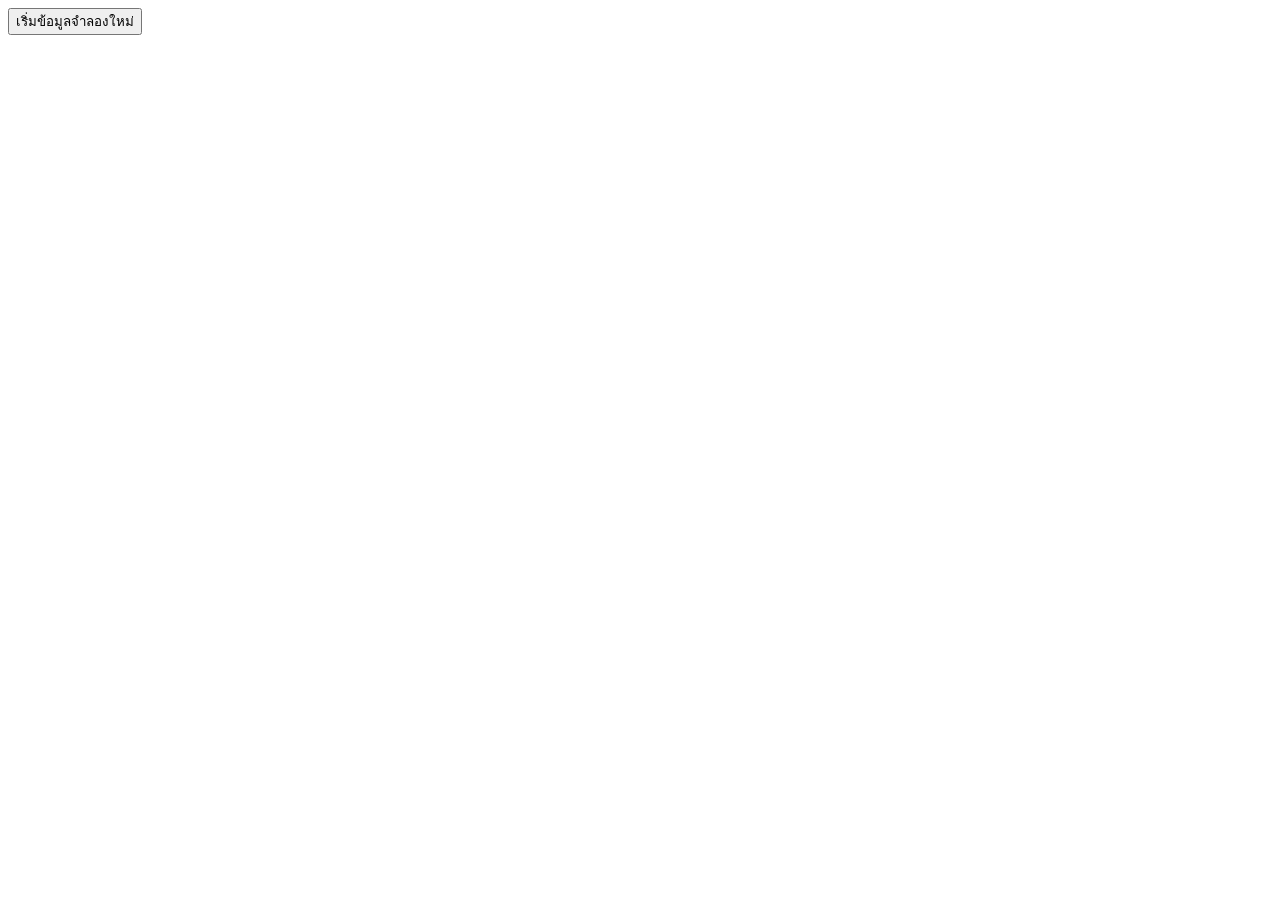
<file: tests/fixtures/audit-save-reload.html>
<!doctype html><html lang="th"><meta charset="utf-8"><title>Audit save / reload regression</title><link rel="stylesheet" href="../../snippets/audit-deduction-center-v1.css"><body><button id="reset">เริ่มข้อมูลจำลองใหม่</button><main data-sub="audit" class="gsp-active"></main><script>
if(!['localhost','127.0.0.1'].includes(location.hostname))throw Error('Local tests only');
const DBKEY='audit_reload_fixture_db';document.getElementById('reset').onclick=()=>{localStorage.removeItem(DBKEY);['rb_audit_detected_cache_v1','rb_audit_deductions_v1','rb_listfacebook_followups_v1','rb_listfacebook_base_v1','rb_listfacebook_edits_v1','rb_listfacebook_manual_v1'].forEach(k=>localStorage.removeItem(k));location.reload();};
const row={id:'repair-a',name:'บัญชีทดสอบบันทึก',emp:'DOM',st:'บัญชีถูกจำกัด',prod:'ทดสอบ',note:'',updatedAt:1},today=new Date(),old=new Date(today);old.setDate(old.getDate()-2);const date=d=>d.getFullYear()+'-'+String(d.getMonth()+1).padStart(2,'0')+'-'+String(d.getDate()).padStart(2,'0');
let db=JSON.parse(localStorage.getItem(DBKEY)||'null')||{'/listfacebook_base_snapshot':{items:[],schemaVersion:5},'/listfacebook_manual':{'repair-a':row},'/listfacebook_edits':{},'/listfacebook_followups':{'repair-a':{stage:'working',nextDate:date(old),updatedAt:1}},'/workflow_audit/deductions_v1':{decisions:{},manual:{},sheetImports:{}}};
window._rbUser={name:'Audit',role:'audit'};window.lpORD=()=>[];window.fbRefreshOrders=cb=>setTimeout(()=>cb(null),80);window.fetch=()=>Promise.reject(Error('No external requests in fixture'));window.fbGet=(path,cb)=>setTimeout(()=>cb(null,JSON.parse(JSON.stringify(db[path]||null))),350);window.fbSet=(path,value)=>new Promise(resolve=>setTimeout(()=>{const cut=path.lastIndexOf('/'),parent=path.slice(0,cut),key=path.slice(cut+1);if(db[parent])db[parent][key]=JSON.parse(JSON.stringify(value));else db[path]=value;localStorage.setItem(DBKEY,JSON.stringify(db));resolve(true);},350));
(async()=>{for(const src of ['list-facebook-editor.js','list-facebook-followup.js','audit-deduction-center-v1.js'])await new Promise((resolve,reject)=>{const s=document.createElement('script');s.src='../../snippets/'+src;s.onload=resolve;s.onerror=reject;document.body.appendChild(s);});})();
</script></body></html>
</file>
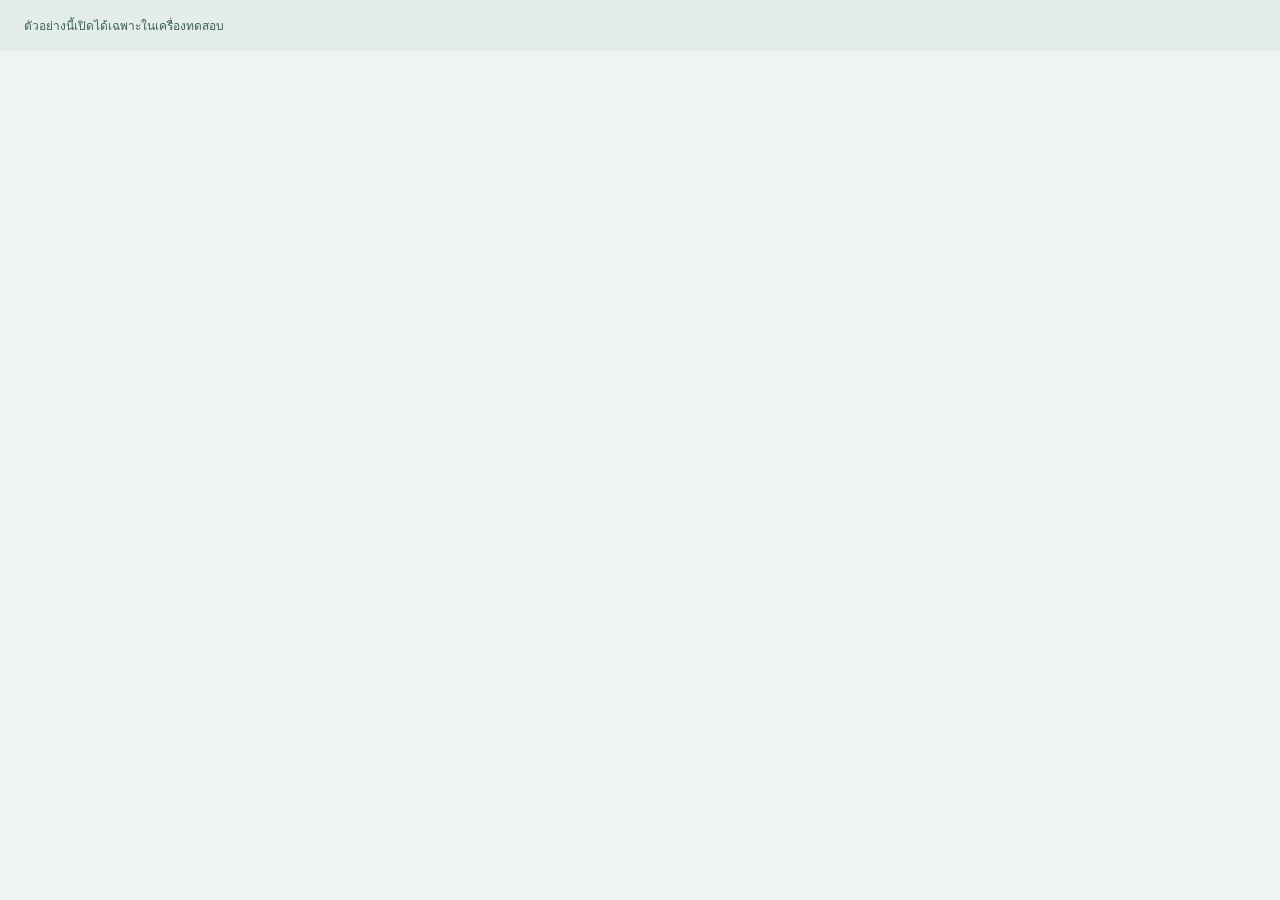
<file: tests/fixtures/audit-team-preview.html>
<!doctype html><html lang="th"><head><meta charset="utf-8"><meta name="viewport" content="width=device-width,initial-scale=1"><title>ตัวอย่างมุมมองยอดหักแต่ละทีม</title><link rel="stylesheet" href="../../snippets/audit-deduction-center-v1.css"><style>body{margin:0;background:#eef5f1;font-family:'Noto Sans Thai',Tahoma,sans-serif}.preview-bar{display:flex;align-items:center;gap:12px;flex-wrap:wrap;padding:16px 24px;background:#e5ede8;color:#386353;font-size:12px}.preview-bar b{margin-right:auto}.preview-bar button{border:1px solid #aec8bc;border-radius:20px;padding:8px 16px;background:white;color:#245443;cursor:pointer}.preview-bar button.active{background:#164f3d;color:white}.gsp-active{max-width:1400px;margin:auto}button{font-family:inherit}</style></head><body>
<nav class="preview-bar"><b>ภาพตัวอย่าง · ข้อมูลจำลองสำหรับตรวจรูปแบบ</b><button data-role="sup" class="active">Supervisor / Specialist</button><button data-role="audit">Audit</button><button data-role="graphic">พนักงาน · BALL</button></nav><main data-sub="audit" class="gsp-active"></main>
<script>
if(!['127.0.0.1','localhost'].includes(location.hostname)){document.querySelector('.preview-bar').textContent='ตัวอย่างนี้เปิดได้เฉพาะในเครื่องทดสอบ';throw Error('Local preview only');}
window.fetch=()=>Promise.reject(Error('Preview is isolated'));
window._rbUser={name:'View',role:'sup'};window.lpORD=()=>[];
const mock={decisions:{},manual:{},sheetImports:{},syncMeta:{}};
const pairs=[['MOS','sheet_10g7jza','sheet_6l2icn'],['TER','sheet_1e5nhz0','sheet_k8n3y5'],['JAM','sheet_1ha4v05','sheet_y71aic'],['DOM','sheet_1qsxwht','sheet_ribsm0'],['NUNE','sheet_h7dbwp','sheet_1cjtdhc'],['BALL','sheet_s32d7e','sheet_1q2b78z']];
const at=+new Date(2026,8,4);
pairs.forEach(([employee,a,b])=>[a,b].forEach((id,i)=>mock.sheetImports[id]={id,employee,ruleId:'sheet_import',ref:id,title:'ไม่เคลียร์ตารางสรุปแอด',ruleName:'ไม่เคลียร์ตารางสรุปแอด',period:'2026-09',detectedAt:at,dueAt:+new Date(2026,8,i?4:1),amount:50,sourceStatus:'หักเงินแล้ว'}));
mock.manual.test_pending={id:'test_pending',employee:'BALL',ruleId:'ads_table_uncleared',title:'ตรวจแก้ข้อมูลสรุปแอดรอบล่าสุด',period:'2026-09',detectedAt:at,dueAt:at,amount:50};
mock.manual.test_fixing={id:'test_fixing',employee:'TER',ruleId:'revision_unfixed',title:'GR101 · แก้ไขภาพสินค้า',orderId:'GR101',period:'2026-09',detectedAt:at,dueAt:+new Date(2026,8,20),amount:50};
localStorage.setItem('rb_audit_deductions_v1',JSON.stringify(mock));
window.fbGet=(path,cb)=>cb(null,mock);window.fbSet=()=>Promise.resolve(true);
document.querySelectorAll('[data-role]').forEach(button=>button.onclick=()=>{document.querySelectorAll('[data-role]').forEach(b=>b.classList.toggle('active',b===button));window._rbUser={name:button.dataset.role==='graphic'?'BALL':button.dataset.role==='audit'?'Audit':'View',role:button.dataset.role};window.dispatchEvent(new Event('rb:auth-ready'));});
const script=document.createElement('script');script.src='../../snippets/audit-deduction-center-v1.js';document.body.appendChild(script);
</script></body></html>
</file>
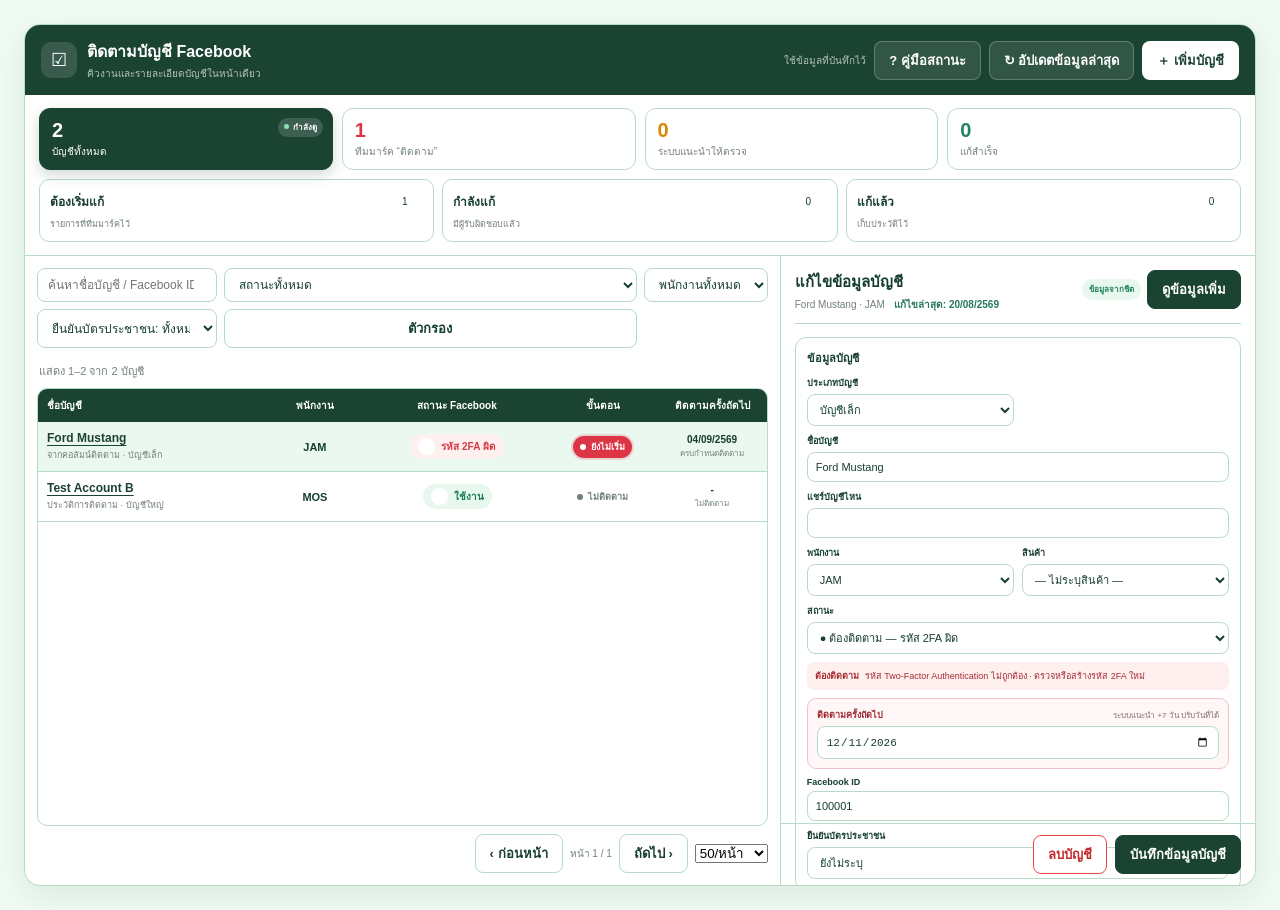
<file: tests/fixtures/list-facebook-swap.html>
<!doctype html>
<html lang="th">
<head>
  <meta charset="utf-8">
  <meta name="viewport" content="width=device-width,initial-scale=1">
  <title>List Facebook swap smoke test</title>
  <link rel="stylesheet" href="../../snippets/list-facebook-editor.css?v=296">
  <link rel="stylesheet" href="../../snippets/list-facebook-followup.css?v=297">
  <link rel="stylesheet" href="../../snippets/facebook-status-catalog-v1.css?v=225">
  <style>
    :root{--surface-card:#fff;--surface-page:#f0fbf4;--surface-card-border:#b7dcc5;--text-heading:#173f31;--text-body:#33443d;--text-muted2:#728078}
    body{margin:0;padding:24px;background:#eefaf2;font-family:Arial,"Noto Sans Thai",sans-serif;color:#173f31}
  </style>
</head>
<body>
  <main id="lfb-root"></main>
  <script>
    window._rbUser={name:'View',role:'sup'};
    // Keep this fixture isolated from the real employee sheet and all live services.
    window.fetch=function(){return Promise.reject(new Error('Offline test fixture'));};
    window.__writes=[];
    window.__fixtureRows=[
      {sourceRow:2,type:'บัญชีเล็ก',name:'Ford Mustang',emp:'JAM',prod:'',st:'รหัส 2FA ผิด',fbid:'100001',passFb:'facebook-pass',email:'ford@example.com',emailPass:'email-pass',twofa:'AAAA BBBB CCCC',limit:'500',bal:'1200',note:'ทดสอบสถานะ',follow:'ติดตาม',upd:'20/08/2569'},
      {sourceRow:3,type:'บัญชีใหญ่',name:'Test Account B',emp:'MOS',prod:'Liv CARE',st:'ใช้งาน',fbid:'100002',passFb:'facebook-pass-2',email:'test-b@example.com',emailPass:'email-pass-2',twofa:'DDDD EEEE FFFF',limit:'800',bal:'2500',note:'บัญชีปกติ',follow:'',upd:'24/08/2569'}
    ];
    localStorage.setItem('rb_listfacebook_base_v1',JSON.stringify(window.__fixtureRows));
    localStorage.setItem('rb_listfacebook_edits_v1','{}');
    localStorage.setItem('rb_listfacebook_manual_v1','[]');
    window.fbGet=function(path,callback){callback(null,{});};
    window.fbSet=function(path,value){window.__writes.push({path:path,value:JSON.parse(JSON.stringify(value))});return Promise.resolve(true);};
    window.rbApplyHeavyRefreshPermissions=function(){};
    window.rbHeavyRefreshStatus=function(){};
    window.rbCanRefreshHeavy=function(){return true;};
  </script>
  <script src="../../snippets/facebook-status-catalog-v1.js?v=225"></script>
  <script src="../../snippets/list-facebook-editor.js?v=297"></script>
  <script>
    window.__fordKey=window._lfbEditorTest.rowKey(window.__fixtureRows[0]);
    var followups={};
    followups[window.__fordKey]={key:window.__fordKey,stage:'new',owner:'View',nextDate:'2026-09-04',updatedAt:100,history:[{action:'เปลี่ยนเป็น “ยังไม่เริ่ม”',by:'View',at:100}]};
    localStorage.setItem('rb_listfacebook_followups_v1',JSON.stringify(followups));
  </script>
  <script src="../../snippets/list-facebook-followup.js?v=297"></script>
  <script>
    window.addEventListener('load',function(){
      window._lfbEditorActivate();
    });
  </script>
</body>
</html>
</file>
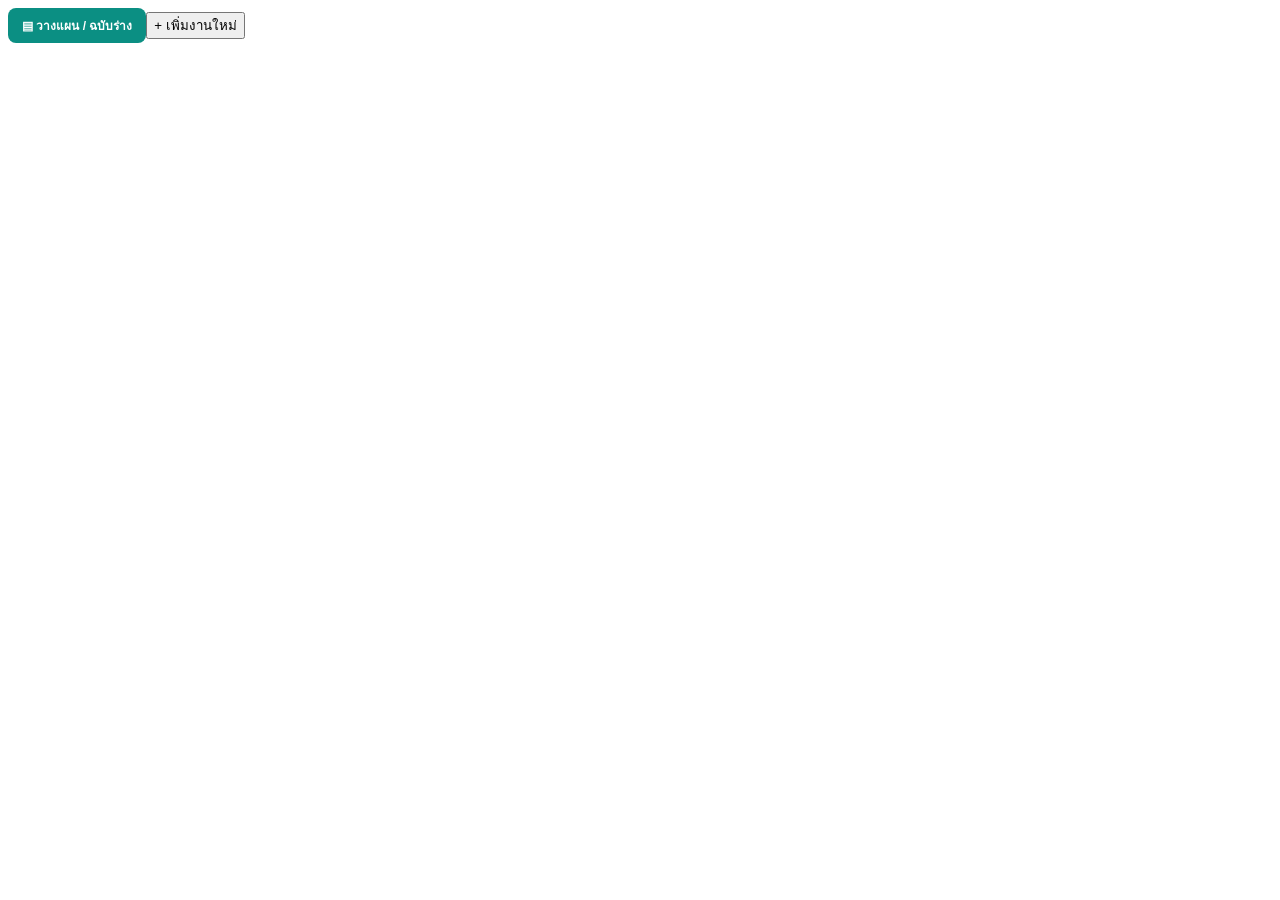
<file: tests/fixtures/order-planner-harness.html>
<!doctype html>
<html lang="th">
<head>
  <meta charset="utf-8">
  <meta name="viewport" content="width=device-width, initial-scale=1">
  <link rel="stylesheet" href="../../snippets/order-planner-v1.css?v=fix303">
</head>
<body>
  <div><button id="ord-add-btn" type="button">+ เพิ่มงานใหม่</button></div>
  <script>
    const fixtureParams = new URLSearchParams(location.search);
    const historyMode = fixtureParams.get('history') === '1';
    const preserveMode = fixtureParams.get('preserve') === '1';
    const cloudMode = fixtureParams.get('cloud') === '1';
    window.__fixtureOnline = fixtureParams.get('offline') !== '1';
    window._rbUser = { name: 'ผู้ทดสอบ', role: fixtureParams.get('role') || 'sup' };
    window.MB_GR = ['MOS', 'DOM', 'TER', 'JAM', 'NUNE', 'BALL'];
    window.OT = ['กราฟิก', 'รูปภาพ', 'ยิงแอด', 'เทสส่วนตัว', 'คัดคลิป', 'Reels', 'สร้างเพจ', 'Retarget'];
    function fixtureCloudRead() { try { return JSON.parse(localStorage.getItem('rb_fixture_planner_cloud') || '{}'); } catch (error) { return {}; } }
    function fixtureCloudWrite(value) { localStorage.setItem('rb_fixture_planner_cloud', JSON.stringify(value || {})); }
    function fixtureOrdersRead() { try { return JSON.parse(localStorage.getItem('rb_fixture_planner_orders') || '{}'); } catch (error) { return {}; } }
    function fixtureOrdersWrite(value) { localStorage.setItem('rb_fixture_planner_orders', JSON.stringify(value || {})); }
    window.fbSet = function (path, value) {
      if (!window.__fixtureOnline) return Promise.resolve(false);
      if (cloudMode && path.indexOf('/order_planner/drafts/') === 0) {
        const cloud = fixtureCloudRead(), key = path.split('/').pop();
        if (value === null) delete cloud[key]; else cloud[key] = JSON.parse(JSON.stringify(value));
        fixtureCloudWrite(cloud);
      }
      if (cloudMode && path.indexOf('/orders/') === 0) {
        const orders = fixtureOrdersRead(), key = path.split('/').pop();
        if (value === null) delete orders[key]; else orders[key] = JSON.parse(JSON.stringify(value));
        fixtureOrdersWrite(orders);
      }
      return Promise.resolve(true);
    };
    window.fbGet = function (path, callback) {
      const done = function () {
        if (cloudMode && path === '/order_planner/drafts') callback(null, fixtureCloudRead());
        else if (fixtureParams.get('stale') === '1' && path === '/order_planner/drafts') callback(null, { stale_draft: { id: 'stale_draft', name: 'ข้อมูลเก่าจากออนไลน์', type: 'กราฟิก', deadline: '2026-09-04', scheduledDate: '2026-09-01', updatedAt: 1 } });
        else callback(null, null);
      };
      const delayMs = Number(fixtureParams.get('delay') || 0);
      if (delayMs > 0) setTimeout(done, delayMs); else done();
    };
    window.fetch = function (url) {
      const data = String(url).includes('/order_planner/drafts.json') ? fixtureCloudRead()
        : String(url).includes('/orders.json') ? fixtureOrdersRead() : {};
      return Promise.resolve({ ok: true, json: function () { return Promise.resolve(JSON.parse(JSON.stringify(data))); } });
    };
    let mockOrders = historyMode ? [{
      id: 'GR090',
      _fbKey: 'planner_draft_history_1',
      sourceDraftId: 'draft_history_1',
      name: 'โปรโมชัน Valore Clinic',
      product: 'Liv CARE',
      type: 'ยิงแอด',
      assignee: 'JAM',
      status: 'pending',
      hook: 'สวยครบทุกโปรในที่เดียว',
      hook2: 'โปรแรงเฉพาะเดือนนี้',
      brief: 'ทำภาพโปรโมชัน 2 เวอร์ชัน แยก HOOK ชัดเจน'
    }] : [];
    if (historyMode) {
      localStorage.setItem('rb_order_planner_drafts_v1', JSON.stringify([{
        id: 'draft_history_1',
        orderId: 'GR090',
        name: 'โปรโมชัน Valore Clinic',
        product: 'Liv CARE',
        type: 'ยิงแอด',
        assignee: 'JAM',
        finalAssignee: 'JAM',
        workStatus: 'pending',
        status: 'dispatched',
        hook: 'สวยครบทุกโปรในที่เดียว',
        hook2: 'โปรแรงเฉพาะเดือนนี้',
        brief: 'ทำภาพโปรโมชัน 2 เวอร์ชัน แยก HOOK ชัดเจน',
        deadline: '2026-09-02',
        scheduledDate: '2026-09-01',
        dispatchTime: '08:30',
        dispatchedAt: 1788226200000,
        updatedBy: 'ผู้ทดสอบ'
      }]));
    } else if (!preserveMode) {
      localStorage.removeItem('rb_order_planner_drafts_v1');
    }
    window.lpORD = function () { return mockOrders.slice(); };
    window.spORD = function (rows) { mockOrders = rows.slice(); return Promise.resolve({ ok: true, online: true }); };
    window.lvGetDay = function () { return []; };
    const contentRows = [{
        name: 'โปรโมชัน Valore Clinic',
        brand: 'Liv CARE',
        hook: 'สวยครบทุกโปรในที่เดียว',
        link: 'https://example.com/raw',
        script: 'https://example.com/script'
      }, {
        name: 'โปรโมชัน Valore Clinic',
        brand: 'Liv CARE',
        hook: 'โปรแรงเฉพาะเดือนนี้',
        link: 'https://example.com/raw-version-2',
        script: 'https://example.com/script-version-2'
      }, {
        name: 'รีวิวคลินิกจากลูกค้าจริง',
        brand: 'Liv CARE',
        hook: 'เสียงจริงจากลูกค้า',
        link: 'https://example.com/review-raw',
        script: 'https://example.com/review-script'
      }, {
        name: 'โปรโมชัน So Pink',
        brand: 'So Pink',
        hook: 'ผิวสวยมั่นใจ',
        link: 'https://example.com/sopink-raw',
        script: 'https://example.com/sopink-script'
      }];
    window.orderContentRows = function () { return contentRows.slice(); };
    window.refreshOrderContentFromCloud = function () { return Promise.resolve(contentRows.slice()); };
    window._rbProductAssetLinks = {
      'Liv CARE': {
        footage: ['https://example.com/liv-footage'],
        review: ['https://example.com/liv-review']
      },
      'So Pink': {
        footage: ['https://example.com/sopink-footage'],
        review: ['https://example.com/sopink-review']
      }
    };
  </script>
  <script src="../../snippets/persistence-reliability-v3.js?v=fix337"></script>
  <script src="../../snippets/order-planner-v1.js?v=fix383"></script>
  <script>
    if (fixtureParams.get('qa') === '1') {
      const uploadTest = document.createElement('button');
      uploadTest.type = 'button';
      uploadTest.textContent = 'QA แนบรูปจำลอง';
      uploadTest.style.cssText = 'position:fixed;z-index:1000000;right:20px;bottom:20px;padding:10px;background:#fff;';
      uploadTest.onclick = function () {
        window.__qaUpload = { stage: 'clicked' };
        try {
        const svg = '<svg xmlns="http://www.w3.org/2000/svg" width="160" height="100"><rect width="160" height="100" fill="#dff5e8"/><text x="20" y="55" font-size="18">UPLOAD QA</text></svg>';
        const file = new File([svg], 'upload-qa.svg', { type: 'image/svg+xml' });
        const transfer = new DataTransfer(); transfer.items.add(file);
        const input = document.getElementById('rbp-brief-file-stable');
        if (!input) { window.__qaUpload.stage = 'no-input'; return; }
        const editor = document.querySelector('.rbp-detail-editor[data-id]');
        input.setAttribute('data-draft-id', editor ? editor.getAttribute('data-id') : '');
        input.files = transfer.files;
        window.__qaUpload = { stage: 'dispatching', files: input.files.length, id: input.getAttribute('data-draft-id') };
        input.dispatchEvent(new Event('change', { bubbles: true }));
        window.__qaUpload.stage = 'dispatched';
        } catch (error) { window.__qaUpload = { stage: 'error', message: error.message }; }
      };
      document.body.insertBefore(uploadTest, document.body.firstChild);
    }
  </script>
</body>
</html>
</file>
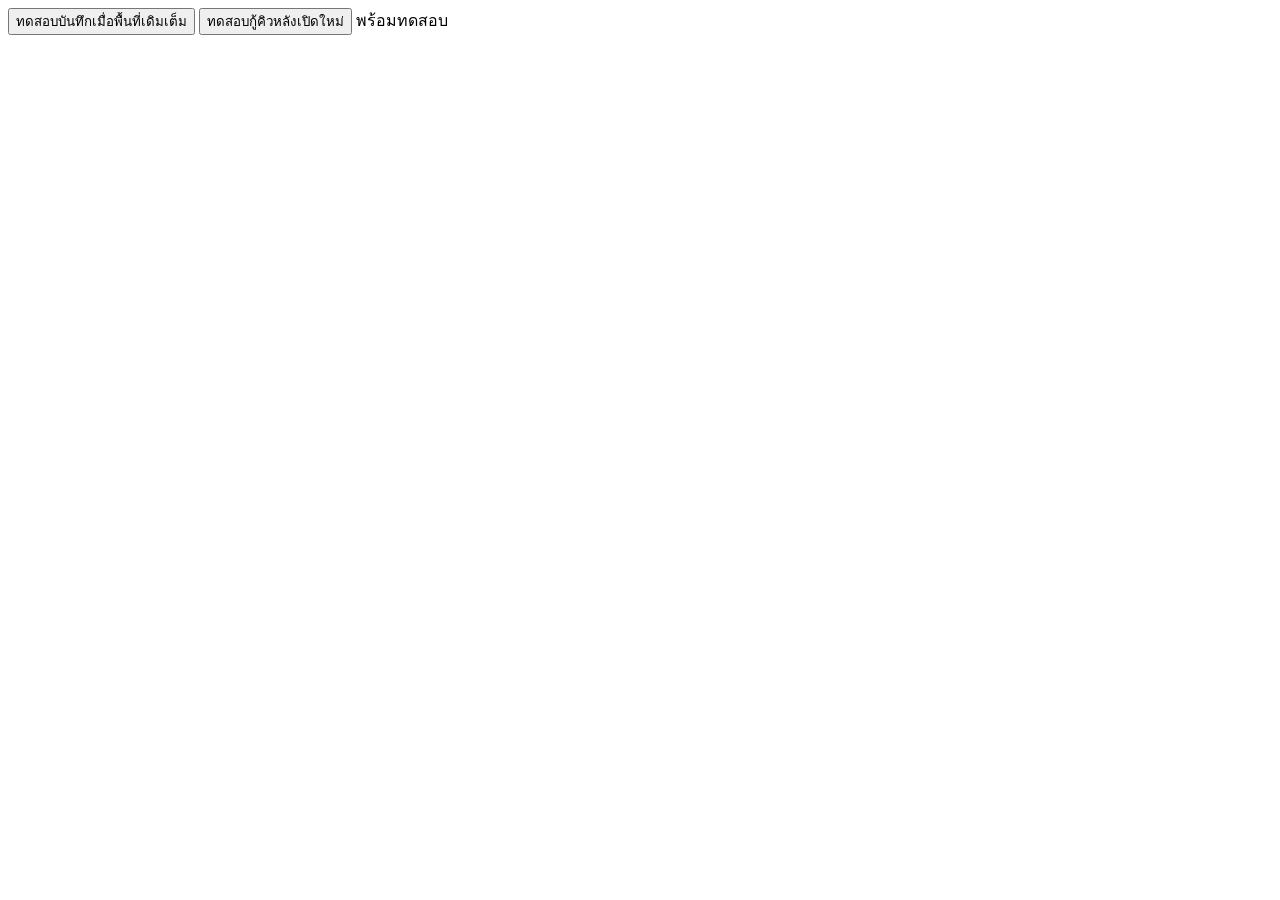
<file: tests/fixtures/order-save-resilience-browser.html>
<!doctype html>
<html lang="th">
<head><meta charset="utf-8"><title>Order save resilience fixture</title></head>
<body>
  <button id="save" type="button">ทดสอบบันทึกเมื่อพื้นที่เดิมเต็ม</button>
  <button id="recover" type="button">ทดสอบกู้คิวหลังเปิดใหม่</button>
  <output id="result">พร้อมทดสอบ</output>
  <script src="../../snippets/order-durable-queue-v1.js"></script>
  <script>
    var originalSet=Storage.prototype.setItem;
    document.getElementById('save').onclick=function(){
      var started=performance.now(),queue=[{token:'fixture-op',path:'/orders/order_GR987',method:'PATCH',data:{id:'GR987',status:'review',auditVersions:[{version:1,result:'issue',note:'fixture only'}]},ts:Date.now()}];
      Storage.prototype.setItem=function(key,value){if(key==='fixture_full_storage')throw new DOMException('quota','QuotaExceededError');return originalSet.call(this,key,value);};
      window.rbDurableOrderQueue.persist(queue,'fixture_full_storage',function(){}).promise.then(function(ok){Storage.prototype.setItem=originalSet;document.getElementById('result').textContent=(ok?'ปลอดภัย':'ล้มเหลว')+' '+Math.round(performance.now()-started)+' ms';});
    };
    document.getElementById('recover').onclick=function(){window.rbDurableOrderQueue.load().then(function(queue){document.getElementById('result').textContent=queue.some(function(item){return item.token==='fixture-op';})?'กู้คิวสำเร็จ':'ไม่พบคิว';});};
  </script>
</body>
</html>
</file>
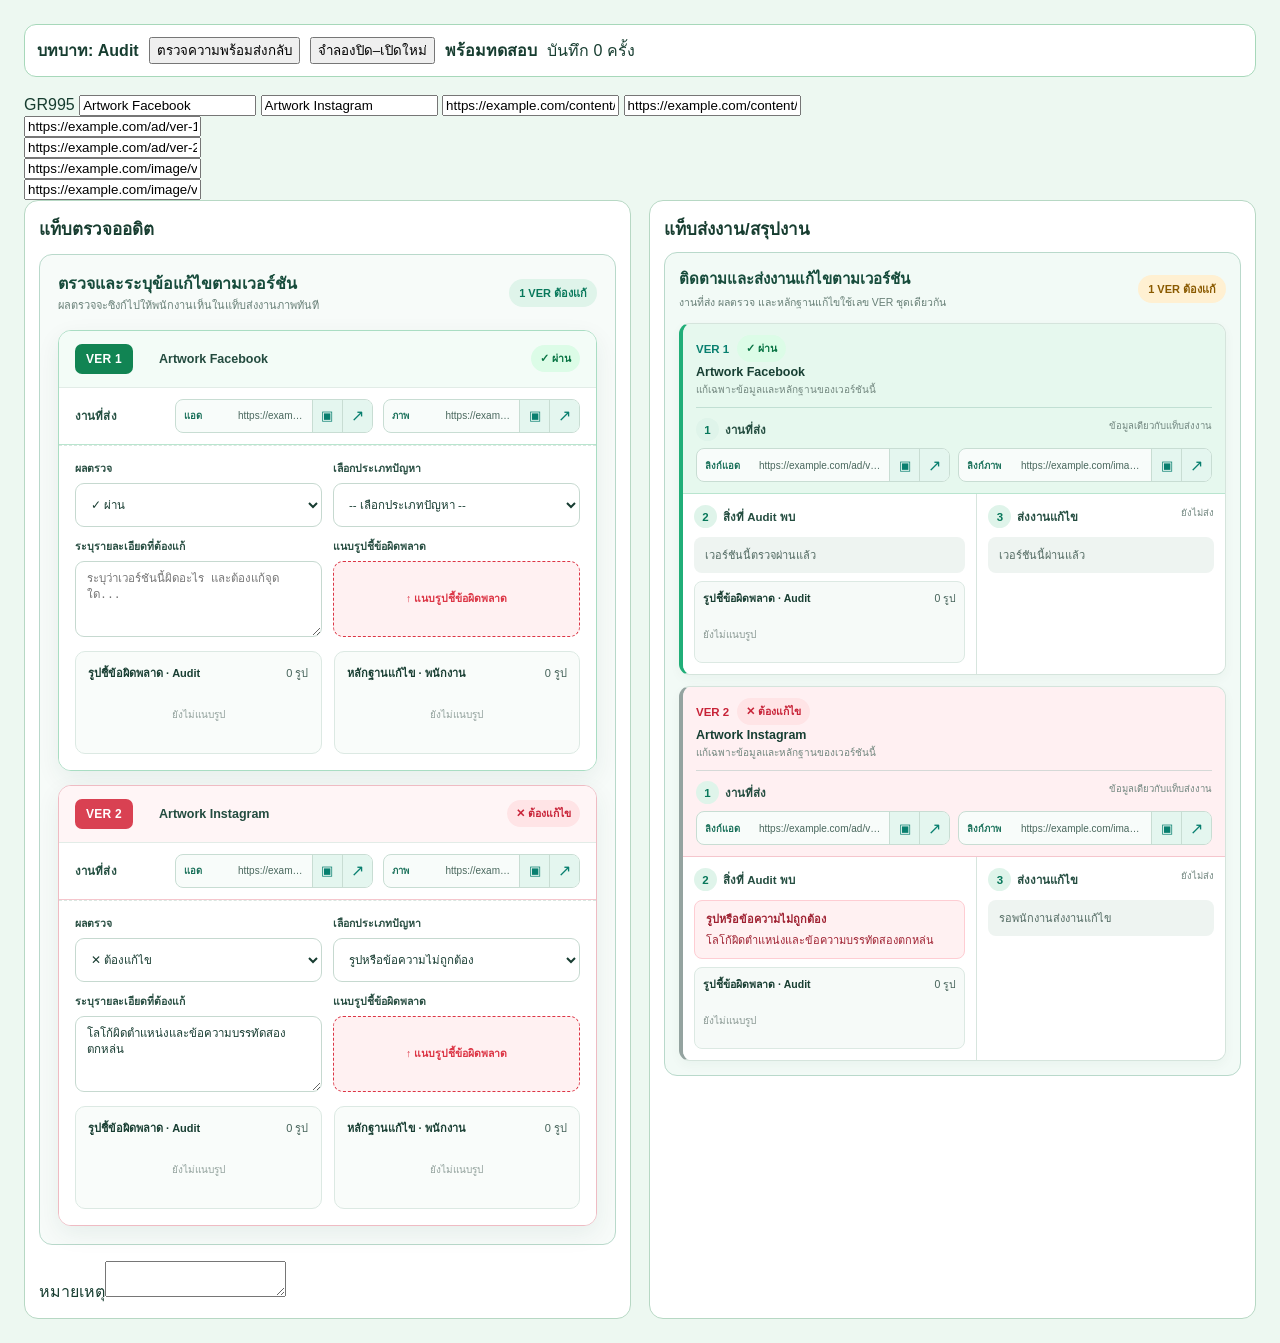
<file: tests/fixtures/order-version-sync-browser.html>
<!doctype html>
<html lang="th">
<head>
  <meta charset="utf-8">
  <meta name="viewport" content="width=device-width,initial-scale=1">
  <title>Order version sync browser fixture</title>
  <link rel="stylesheet" href="../../snippets/order-audit-version-workflow-v1.css">
  <style>
    body{margin:0;padding:24px;background:#edf8f1;color:#173d30;font-family:Arial,"Noto Sans Thai",sans-serif}.fixture-toolbar{position:sticky;top:0;z-index:4;display:flex;gap:10px;align-items:center;margin-bottom:18px;padding:12px;border:1px solid #a7d8ba;border-radius:12px;background:#fff}.fixture-toolbar output{font-weight:700}.fixture-grid{display:grid;grid-template-columns:1fr 1fr;gap:18px}.fixture-panel{min-width:0;padding:14px;border:1px solid #b7d8c4;border-radius:14px;background:#fff}.fixture-panel>h2{margin:0 0 10px;font-size:17px}@media(max-width:900px){.fixture-grid{grid-template-columns:1fr}}
  </style>
</head>
<body>
  <div id="rb-order-modal" style="display:block">
    <div class="fixture-toolbar">
      <b id="fixture-role"></b>
      <button type="button" id="fixture-validate">ตรวจความพร้อมส่งกลับ</button>
      <button type="button" id="fixture-reopen">จำลองปิด–เปิดใหม่</button>
      <output id="fixture-result">พร้อมทดสอบ</output>
      <span id="save-count">บันทึก 0 ครั้ง</span>
    </div>
    <span id="om-id">GR995</span>
    <input id="om-camp1" value="Artwork Facebook">
    <input id="om-camp2" value="Artwork Instagram">
    <input id="om-uplink" value="https://example.com/content/ver-1">
    <input id="om-ad" value="https://example.com/content/ver-2">
    <div id="om-camp-extra"></div>
    <div id="om-submitlinks-rows"></div>
    <div id="om-image-submitlinks-rows"></div>
    <div class="fixture-grid">
      <section class="fixture-panel"><h2>แท็บตรวจออดิต</h2><div id="om2-p2-panel"><div><label>หมายเหตุ<textarea id="om-audit-note"></textarea></label></div></div></section>
      <section class="fixture-panel"><h2>แท็บส่งงาน/สรุปงาน</h2><div id="om2-p4-panel"></div></section>
    </div>
  </div>
  <script>
    (function(){
      var query=new URLSearchParams(location.search),selectedRole=query.get('role')||'audit',saveCount=0;
      window._rbUser=selectedRole==='graphic'?{name:'Ter',role:'graphic'}:{name:'Audit',role:'audit'};
      document.getElementById('fixture-role').textContent='บทบาท: '+window._rbUser.name;
      var baseVersions=[
        {jobId:'GR995',version:1,versionKey:'GR995:VER1',name:'Artwork Facebook',workLink:'https://example.com/ad/ver-1',imageLink:'https://example.com/image/ver-1',result:'pass',auditImages:[],fixImages:[]},
        {jobId:'GR995',version:2,versionKey:'GR995:VER2',name:'Artwork Instagram',workLink:'https://example.com/ad/ver-2',imageLink:'https://example.com/image/ver-2',result:'issue',issueType:'รูปหรือข้อความไม่ถูกต้อง',note:'โลโก้ผิดตำแหน่งและข้อความบรรทัดสองตกหล่น',auditImages:[],fixImages:[],correctionRequestedAt:Date.now()-1000}
      ];
      var orders=[{id:'GR995',name:'Version sync test',status:'revision',camp1:'Artwork Facebook',camp2:'Artwork Instagram',upLink:'https://example.com/content/ver-1',adLink:'https://example.com/content/ver-2',submitLinks:['https://example.com/ad/ver-1','https://example.com/ad/ver-2'],imageSubmitLinks:['https://example.com/image/ver-1','https://example.com/image/ver-2'],auditVersions:baseVersions}];
      function renderRows(selector,className,prefix,values){var box=document.querySelector(selector);box.innerHTML='';(values||[]).forEach(function(value,index){var row=document.createElement('div');row.className=className;var input=document.createElement('input');input.id=prefix+(index+1);input.value=value||'';row.appendChild(input);box.appendChild(row);});}
      window._renderSubmitLinkRows=function(values){renderRows('#om-submitlinks-rows','om-submitlink-row','fixture-work-',values);};
      window._renderImageSubmitLinkRows=function(values){renderRows('#om-image-submitlinks-rows','om-image-submitlink-row','fixture-image-',values);};
      window._renderSubmitLinkRows(orders[0].submitLinks);window._renderImageSubmitLinkRows(orders[0].imageSubmitLinks);
      window.lpORD=function(){return orders;};
      window.spORD=function(next){orders=JSON.parse(JSON.stringify(next));saveCount++;document.getElementById('save-count').textContent='บันทึก '+saveCount+' ครั้ง';return Promise.resolve({ok:true,online:true});};
      window.renderOrderStats=function(){};window.logTL=function(){};
      window.__fixtureReopen=function(){window.rbRenderAuditVersionWorkflow(JSON.parse(JSON.stringify(orders[0])),true);document.getElementById('fixture-result').textContent='เปิดใหม่แล้ว · ข้อมูลยังอยู่ '+(orders[0].auditVersions||[]).length+' VER';};
    })();
  </script>
  <script src="../../snippets/order-audit-version-workflow-v1.js"></script>
  <script>
    window.rbRenderAuditVersionWorkflow(window.lpORD()[0],true);
    document.getElementById('fixture-validate').onclick=function(){var result=window.rbValidateAuditVersionDecision('issue');document.getElementById('fixture-result').textContent=result.ok?'พร้อมส่งกลับตาม VER':result.message;};
    document.getElementById('fixture-reopen').onclick=window.__fixtureReopen;
  </script>
</body>
</html>
</file>
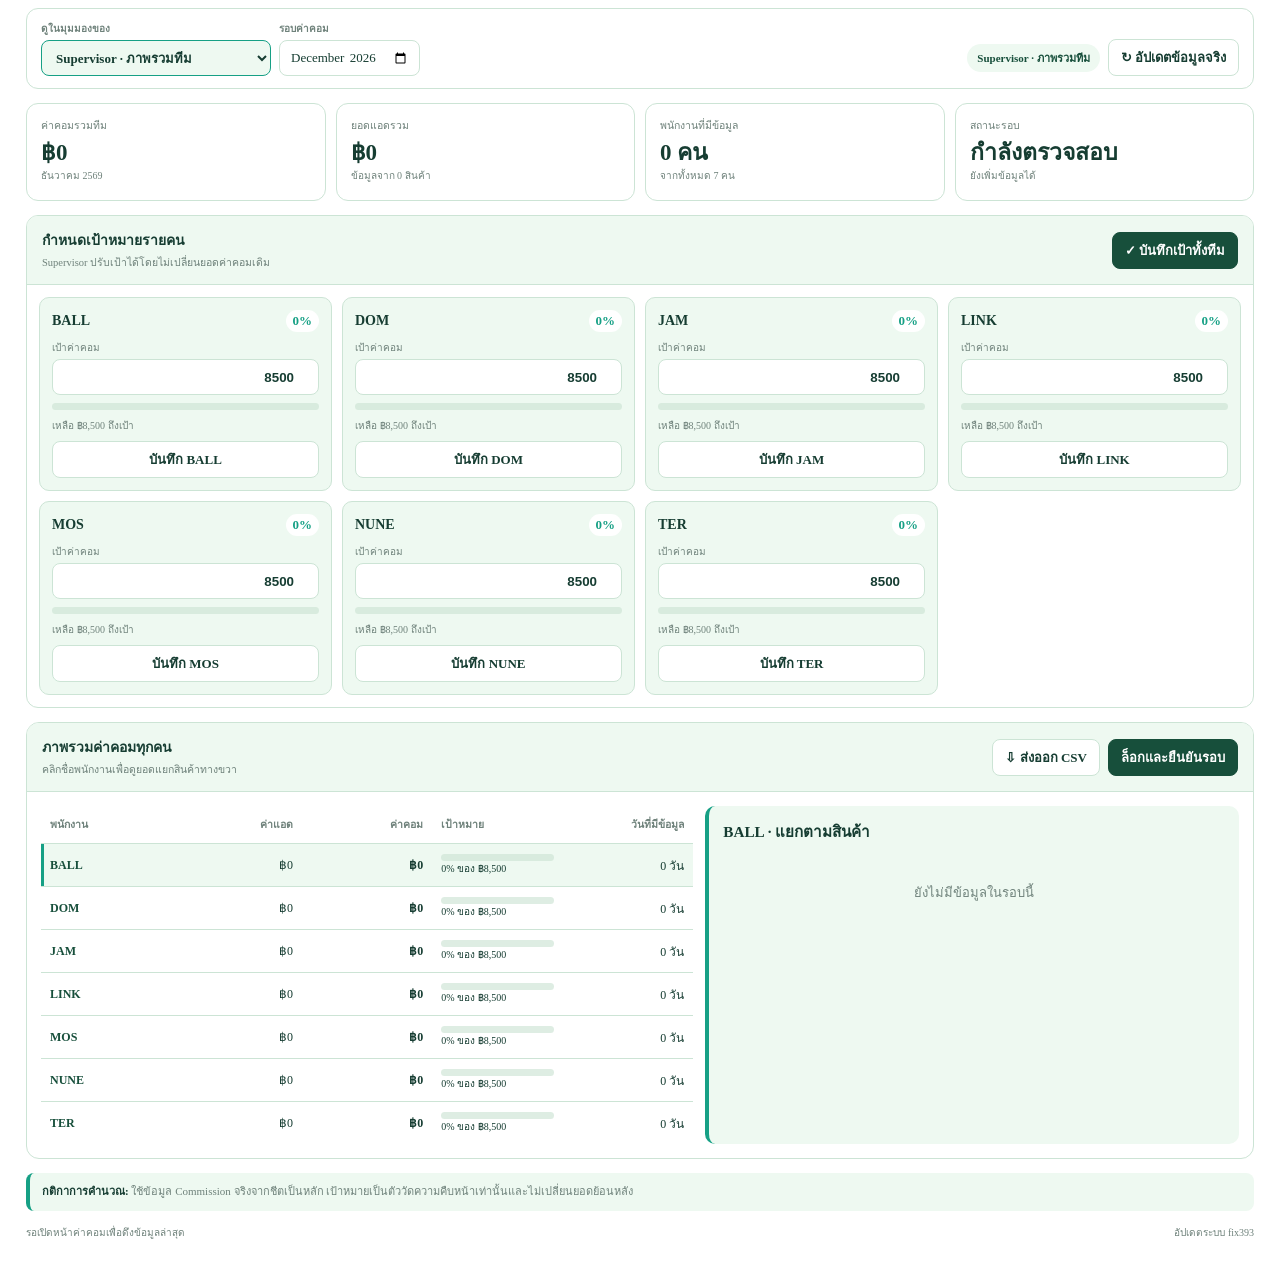
<file: tests/manual/commission-center-harness.html>
<!doctype html><html><head><meta charset="utf-8"><link rel="stylesheet" href="../../snippets/commission-center-v1.css"></head><body>
<div class="gsp" data-sub="commission"></div>
<script>
window._rbUser=JSON.parse(localStorage.getItem('cc_test_user')||'{"name":"View","role":"sup"}');
window.fbGet=function(path,callback){callback(null,null)};
window.fbSet=function(){return Promise.resolve(true)};
</script>
<script src="../../snippets/commission-center-v1.js"></script>
</body></html>
</file>
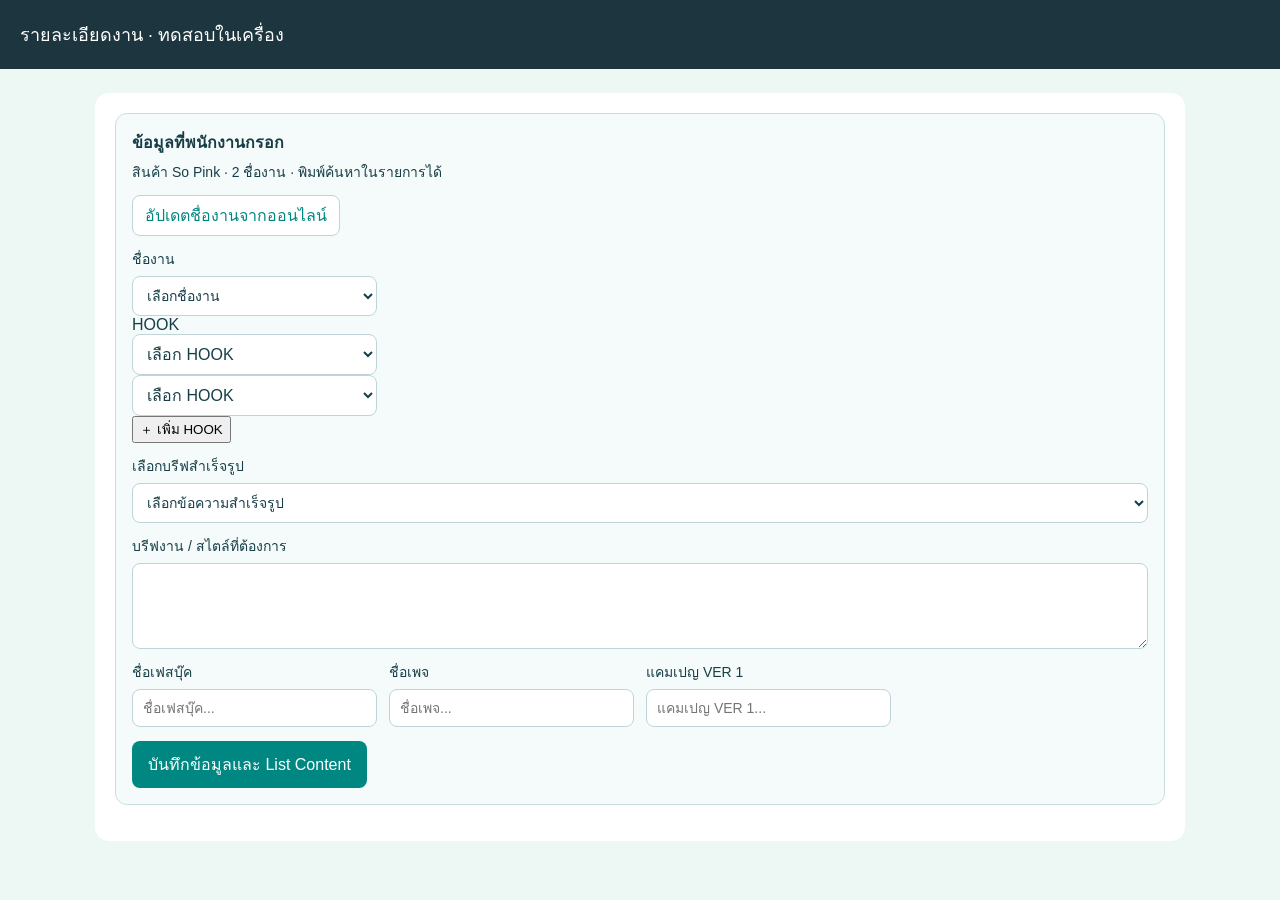
<file: tests/manual/employee-job-details.html>
<!doctype html><meta charset="utf-8"><meta name="viewport" content="width=device-width,initial-scale=1"><title>ทดสอบข้อมูลพนักงาน — ข้อมูลจำลอง</title>
<style>body{margin:0;background:#edf7f3;color:#173e47;font-family:Tahoma,sans-serif}main{max-width:1050px;margin:24px auto;background:white;padding:20px;border-radius:14px}header{background:#1c353e;color:white;padding:20px;font-size:18px}pre{white-space:pre-wrap;overflow-wrap:anywhere}</style>
<header>รายละเอียดงาน · ทดสอบในเครื่อง</header><main></main><pre id="result"></pre>
<script src="../../snippets/employee-job-details-v1.js"></script>
<script>
window._rbUser={name:'DOM',role:'graphic'};
var demo={id:'DEMO',name:'รอพนักงานระบุชื่องาน',assignee:'DOM',product:'So Pink',brief:''};
rbEmployeeJobDetails.mount(document.querySelector('main'),demo,{rows:function(){return [{brand:'So Pink',name:'รีวิวสินค้า ตอน 1',hook:'เลือกถูกเอง'},{brand:'So Pink',name:'รีวิวสินค้า ตอน 1',hook:'ผิวดูสดใส'},{brand:'So Pink',name:'รีวิวสินค้า ตอน 2',hook:'ดูแลผิวทุกวัน'}]},presets:['ตัดต่อคลิปรีวิวสินค้า พร้อมคำบรรยาย','ภาพกราฟิกแนะนำสินค้า'],save:async function(fields){document.getElementById('result').textContent='ผลการทดสอบ (ไม่ได้บันทึกลงระบบจริง)\n'+JSON.stringify(fields,null,2)}});
</script>
</file>
<file: snippets/audit-deduction-center-v1.css>
#adc-app{--adc-ink:#073f3d;--adc-deep:#004b49;--adc-green:#00796f;--adc-teal:#149b84;--adc-mint:#e8f7f2;--adc-line:#d7e7e3;--adc-soft:#f7fbfa;--adc-red:#ef3f48;--adc-orange:#f59e0b;min-height:640px;padding:0 18px 30px;background:linear-gradient(135deg,#f8fcfb 0%,#eef8f6 100%);color:var(--adc-ink);font-family:'Noto Sans Thai','Bai Jamjuree',sans-serif;font-size:14px;line-height:1.45}#adc-app *{box-sizing:border-box}.adc-icon{display:block;width:1.35em;height:1.35em;fill:none;stroke:currentColor;stroke-width:1.8;stroke-linecap:round;stroke-linejoin:round}.adc-head{display:flex;align-items:center;gap:24px;min-height:84px;margin:0 -18px;padding:14px 24px;background:linear-gradient(110deg,#004846,#006d65 60%,#008173);color:#fff;box-shadow:0 5px 20px rgba(0,60,55,.14)}.adc-brand,.adc-title,.adc-title>div,.adc-head>div,.adc-detail>header>div,.adc-staff-list article>header>div{display:flex;align-items:center}.adc-brand{gap:10px;min-width:185px}.adc-brand-mark{display:grid;place-items:center;width:38px;height:38px;color:#d7fff2}.adc-brand-mark .adc-icon{width:34px;height:34px}.adc-brand b{display:block;font-family:'Bai Jamjuree',sans-serif;font-size:17px;line-height:1.1;letter-spacing:.02em}.adc-brand small{display:block;margin-top:2px;color:#d2f0e8;font-size:11px}.adc-head-rule{width:1px;height:42px;background:rgba(255,255,255,.3)}.adc-title{gap:10px;flex:1}.adc-title>div{display:block}.adc-head-icon{display:grid;place-items:center;width:39px;height:39px;border:1px solid rgba(255,255,255,.35);border-radius:10px}.adc-head h2{margin:0;color:#fff;font-size:22px;line-height:1.2}.adc-head p{margin:3px 0 0;color:#cce9e3;font-size:12px}.adc-sync,.adc-role-chip,.adc-live-dot{display:inline-flex;align-items:center;gap:6px;padding:7px 11px;border:1px solid rgba(255,255,255,.34);border-radius:999px;font-size:12px;font-weight:600;white-space:nowrap}.adc-toolbar{display:flex;align-items:flex-end;gap:10px;flex-wrap:wrap;margin:0 -18px;padding:14px 18px;background:#fff;border-bottom:1px solid var(--adc-line)}.adc-toolbar label{display:grid;gap:5px;min-width:165px}.adc-toolbar label span{color:#667c77;font-size:12px}.adc-toolbar select,.adc-toolbar input{height:42px;padding:0 36px 0 12px;border:1px solid #cbded9;border-radius:8px;background:#fff;color:var(--adc-ink);font:500 14px 'Noto Sans Thai',sans-serif;outline:none}.adc-toolbar select:focus,.adc-toolbar input:focus{border-color:var(--adc-teal);box-shadow:0 0 0 3px rgba(20,155,132,.1)}.adc-toolbar .adc-btn.primary{margin-left:auto}.adc-btn{display:inline-flex;align-items:center;justify-content:center;gap:7px;min-height:42px;padding:9px 14px;border:1px solid #91c9bd;border-radius:8px;background:#fff;color:#006b61;font:600 13px 'Noto Sans Thai',sans-serif;cursor:pointer;transition:.16s ease}.adc-btn:hover{border-color:#008f80;background:#f0faf7;transform:translateY(-1px)}.adc-btn.primary{border-color:#00655c;background:#00655c;color:#fff;box-shadow:0 3px 8px rgba(0,92,83,.16)}.adc-btn.outline{border-color:#f3a9ad;color:#be2b34}.adc-btn .adc-icon{width:17px;height:17px}.adc-sync-info{display:flex;align-items:center;gap:6px;margin:0 -18px;padding:8px 18px;border-bottom:1px solid var(--adc-line);background:#edf9f5;color:#457067;font-size:12px}.adc-sync-info .adc-icon{width:15px;height:15px;color:#069477}.adc-page-title{display:flex;align-items:center;justify-content:space-between;gap:16px;margin:0 -18px;padding:18px 24px 4px;background:#fff}.adc-page-title h2{margin:0;font-size:22px}.adc-page-title p{margin:2px 0 0;color:#71817e}.adc-page-title .adc-role-chip{border-color:#badbd3;color:#087466}.adc-stats{display:grid;grid-template-columns:repeat(4,minmax(0,1fr));gap:12px;margin:0 -18px;padding:16px 20px;background:#fff}.adc-stat{display:flex;align-items:center;gap:14px;min-height:96px;padding:15px;border:1px solid #dfeae7;border-radius:10px;background:#fff;box-shadow:0 5px 16px rgba(7,63,61,.07)}.adc-stat-icon{display:grid;place-items:center;width:52px;height:52px;flex:0 0 52px;border-radius:50%;background:#e4f5f0;color:#006e63}.adc-stat-icon .adc-icon{width:27px;height:27px}.adc-stat.warn .adc-stat-icon{background:#fff3d8;color:#ef9700}.adc-stat.danger .adc-stat-icon{background:#ffe4e6;color:#ef3f48}.adc-stat.good .adc-stat-icon{background:#e0f3ec;color:#006d62}.adc-stat>div{display:grid;gap:1px}.adc-stat span,.adc-stat small{color:#647873}.adc-stat strong{color:#005b55;font-size:25px;line-height:1.2}.adc-stat.warn strong{color:#ef9700}.adc-stat.danger strong,.adc-danger{color:var(--adc-red)!important}.adc-stat.good strong{color:#007c58}.adc-overview{display:grid;grid-template-columns:minmax(0,2.15fr) minmax(290px,.85fr);gap:14px;padding-top:0}.adc-panel,.adc-rules,.adc-queue,.adc-detail,.adc-staff-list article{border:1px solid #dbe8e4;border-radius:10px;background:#fff;box-shadow:0 5px 18px rgba(5,64,60,.065)}.adc-panel,.adc-rules,.adc-queue{overflow:hidden}.adc-panel>header,.adc-rules>header,.adc-queue>header{display:flex;align-items:center;justify-content:space-between;min-height:56px;padding:12px 16px;border-bottom:1px solid var(--adc-line);background:#fff}.adc-panel h3,.adc-rules h3,.adc-queue h3,.adc-detail h3,.adc-staff-head h2{margin:0}.adc-panel header small,.adc-rules header small,.adc-queue header small{display:block;color:#78908a}.adc-table-wrap{overflow:auto}.adc-panel table{width:100%;border-collapse:collapse}.adc-panel th,.adc-panel td{padding:13px 14px;border-bottom:1px solid #e4eeeb;text-align:left;vertical-align:middle}.adc-panel th{background:#fbfdfc;color:#44645e;font-size:12px;font-weight:700}.adc-panel td:nth-child(2){min-width:220px}.adc-panel td>small{display:block;margin-top:2px;color:#7b8c88;font-size:11px}.adc-person{display:inline-flex;align-items:center;gap:8px;font-weight:700}.adc-person i{display:grid;place-items:center;width:28px;height:28px;border-radius:50%;background:#ddf2eb;color:#007365}.adc-person .adc-icon{width:16px;height:16px}.adc-link,.adc-rules header button{display:grid;place-items:center;border:0;background:none;color:#087f70;font-weight:700;cursor:pointer}.adc-link .adc-icon{width:18px;height:18px}.adc-rules header button{display:block}.adc-rule{display:grid;grid-template-columns:36px minmax(0,1fr) auto;align-items:center;gap:10px;padding:12px 14px;border-bottom:1px solid #e5efec}.adc-rule>i{display:grid;place-items:center;width:34px;height:34px;border-radius:50%;background:#e7f6f2;color:#087d70}.adc-rule>i .adc-icon{width:18px;height:18px}.adc-rule>span{font-weight:600}.adc-rule span small{display:block;margin-top:2px;color:#7a8e88;font-size:11px;font-weight:400}.adc-rule strong{color:#ba2c36;font-size:12px}.adc-holiday{display:flex;align-items:center;gap:9px;margin:12px;padding:11px 13px;border-radius:8px;background:#eaf8f3;color:#145e52;font-size:12px}.adc-holiday .adc-icon{flex:0 0 18px}.adc-workbench{display:grid;grid-template-columns:minmax(380px,.92fr) minmax(500px,1.25fr);gap:14px}.adc-live-dot{border-color:#bde1d7;color:#078e70}.adc-queue-row{display:grid;grid-template-columns:40px minmax(0,1fr) auto 92px 12px;gap:10px;align-items:center;width:100%;padding:13px 14px;border:0;border-bottom:1px solid #e0ebe8;background:#fff;color:var(--adc-ink);text-align:left;cursor:pointer;transition:.15s}.adc-queue-row:hover,.adc-queue-row.is-selected{background:#eef9f6}.adc-queue-row.is-selected{box-shadow:inset 3px 0 #0da28c}.adc-queue-row>span:nth-child(2){min-width:0}.adc-queue-row small{display:block;overflow:hidden;text-overflow:ellipsis;white-space:nowrap;color:#738681;font-size:11px}.adc-queue-row time{font-size:12px;text-align:right}.adc-queue-row time small{margin-top:2px}.adc-row-arrow{font-size:22px;font-style:normal;color:#3b5f59}.adc-avatar{display:grid!important;place-items:center;width:36px;height:36px;border-radius:50%;background:#dff3ec;color:#087567;font-size:11px;font-weight:800}.adc-avatar .adc-icon{width:19px;height:19px}.adc-avatar.large{width:50px;height:50px;background:#d9f2e9}.adc-avatar.large .adc-icon{width:27px;height:27px}.adc-badge{display:inline-flex;padding:6px 10px;border-radius:6px;font-style:normal;font-size:11px;font-weight:600;white-space:nowrap}.adc-badge.is-fixing{background:#fff0cc;color:#aa6a00}.adc-badge.is-overdue{background:#ffe1e3;color:#c42631}.adc-badge.is-confirmed,.adc-badge.is-resolved{background:#dff4e9;color:#078356}.adc-badge.is-waived,.adc-badge.is-empty{background:#edf1f2;color:#5c6d70}.adc-detail{padding:18px}.adc-detail>header{display:flex;align-items:center;justify-content:space-between;gap:12px;padding-bottom:14px;border-bottom:1px solid var(--adc-line)}.adc-detail>header>div{gap:11px}.adc-detail header small{color:#758883}.adc-issue{display:grid;gap:5px;margin:14px 0;padding:14px;border-radius:8px;background:#fff1f2;border-left:4px solid #ef4550}.adc-issue small{color:#ce333d}.adc-issue strong{font-size:17px}.adc-issue p{margin:0;color:#677d77}.adc-meta{display:grid;grid-template-columns:repeat(3,1fr);gap:8px}.adc-meta>div{display:flex;align-items:center;gap:9px;padding:11px;border-radius:8px;background:#f2faf7}.adc-meta .adc-icon{width:20px;height:20px;color:#08796c}.adc-meta span{display:block}.adc-meta small{display:block;color:#71847f;font-size:11px}.adc-flow{display:grid;grid-template-columns:repeat(4,1fr);gap:0;margin:16px 0;padding:14px 6px;border-top:1px solid #dfebe8;border-bottom:1px solid #dfebe8}.adc-flow>div{position:relative;display:grid;justify-items:center;gap:3px;text-align:center}.adc-flow>div:not(:last-child):after{content:'';position:absolute;z-index:0;top:18px;left:64%;width:72%;height:2px;background:#c9dad6}.adc-flow i{position:relative;z-index:1;display:grid;place-items:center;width:38px;height:38px;border-radius:50%;background:#eef3f2;color:#879895}.adc-flow .is-done i{background:#dff3eb;color:#008d73}.adc-flow .is-danger i{background:#ffe3e5;color:#ec3e48}.adc-flow b{font-size:11px}.adc-flow small{color:#7a8c88;font-size:10px}.adc-calc{display:grid;grid-template-columns:38px minmax(0,1fr) auto;align-items:center;gap:10px;margin-top:12px;padding:14px;border:1px solid #b8ddd3;border-radius:9px;background:#eaf8f3}.adc-calc>span{display:grid;place-items:center;width:36px;height:36px;border-radius:8px;background:#d5efe6;color:#08796b}.adc-calc strong,.adc-calc small{display:block}.adc-calc small{margin-top:2px;color:#647b75}.adc-calc>b{color:#ef3f48;font-size:26px}.adc-daily{display:grid;gap:8px;margin-top:12px;padding:13px;border:1px solid #b8ddc7;border-radius:9px;background:#f4fbf6}.adc-daily>small{color:#6d817b}.adc-daily>div{display:flex;justify-content:space-between;gap:12px;padding-top:8px;border-top:1px solid var(--adc-line)}.adc-daily em{color:#087446;font-size:11px;font-style:normal;white-space:nowrap}.adc-source{display:flex;align-items:center;gap:10px;flex-wrap:wrap;margin-top:12px;padding:11px 13px;border-radius:8px;background:#e9f4fb;color:#20547c}.adc-source span{margin-left:auto}.adc-source a{display:inline-flex;align-items:center;gap:5px;color:#087566;font-weight:700;text-decoration:none}.adc-source .adc-icon{width:15px;height:15px}.adc-note{margin-top:10px;padding:11px;border-radius:8px;background:#f2f7f6}.adc-actions{display:flex;gap:8px;justify-content:flex-end;flex-wrap:wrap;margin-top:14px}.adc-actions a.adc-btn{text-decoration:none}.adc-empty{display:grid;justify-items:center;gap:7px;padding:54px 20px;text-align:center;color:#728580}.adc-empty .adc-icon{width:38px;height:38px;color:#50a491}.adc-empty b{color:#245d54}.adc-staff-head{display:flex;align-items:center;justify-content:space-between;gap:14px;margin:0 -18px;padding:18px 24px;background:#fff;border-bottom:1px solid var(--adc-line)}.adc-staff-head>div{display:flex;align-items:center;gap:12px}.adc-staff-head h2{font-size:22px}.adc-staff-head p{margin:2px 0 0;color:#667d77}.adc-staff-head .adc-role-chip{border-color:#badbd3;color:#087466}.adc-staff-stats{display:grid;grid-template-columns:repeat(3,1fr);gap:12px;margin:0 -18px;padding:14px 20px;background:#fff}.adc-staff-stats .adc-stat{min-height:86px}.adc-staff-list{display:grid;gap:10px;margin-top:14px}.adc-staff-list article{display:grid;grid-template-columns:44px minmax(260px,1.5fr) minmax(180px,.7fr) minmax(190px,.65fr);align-items:center;gap:12px;padding:14px}.adc-job-no{display:grid;place-items:center;width:32px;height:32px;border-radius:7px;background:linear-gradient(145deg,#006965,#003f3e);color:#fff;font-size:16px;font-weight:700;box-shadow:0 3px 8px rgba(0,75,71,.2)}.adc-job-main header{display:flex;align-items:center;justify-content:space-between;gap:10px}.adc-job-main header>div{gap:9px}.adc-job-main header i{display:grid;place-items:center;width:34px;height:34px;border-radius:7px;background:#e1f4ec;color:#08786a}.adc-job-main header i .adc-icon{width:19px;height:19px}.adc-job-main header span{display:block}.adc-job-main header small{display:block;color:#748681}.adc-job-main p{margin:7px 0 0;color:#526a64;font-size:12px}.adc-job-main p b{color:#e03b45}.adc-job-due{display:flex;align-items:flex-start;gap:8px;padding-left:14px;border-left:1px solid #dce8e5}.adc-job-due>.adc-icon{width:20px;height:20px;color:#0b776c}.adc-job-due span,.adc-job-due small,.adc-job-due b,.adc-job-due em{display:block}.adc-job-due small{color:#758781}.adc-job-due em{margin-top:5px;padding:3px 7px;border-radius:5px;background:#fff0d0;color:#a86a00;font-style:normal;font-size:11px}.adc-job-due em.is-danger{background:#ffe0e2;color:#c72d36}.adc-job-actions{display:grid;gap:7px}.adc-process{display:flex;align-items:center;gap:20px;margin-top:12px;padding:12px 16px;border:1px solid var(--adc-line);border-radius:9px;background:#fff}.adc-process>div{display:flex;align-items:center;gap:7px;position:relative;flex:1}.adc-process>div:not(:last-child):after{content:'→';position:absolute;right:-12px;color:#9aaba7}.adc-process i{display:grid;place-items:center;width:34px;height:34px;border-radius:50%;background:#e2f4ee;color:#08796b}.adc-process .adc-icon{width:18px;height:18px}.adc-process span,.adc-process span b,.adc-process span small{display:block}.adc-process span small{color:#788984;font-size:10px}.adc-toast{position:fixed;right:24px;bottom:24px;z-index:99999;padding:12px 16px;border-radius:9px;background:#063f3b;color:#fff;box-shadow:0 8px 30px #0004}
html[data-theme=dark] #adc-app{--adc-ink:#d8f3e9;--adc-line:#28584f;background:#071b19;color:#d8f3e9}html[data-theme=dark] .adc-toolbar,html[data-theme=dark] .adc-page-title,html[data-theme=dark] .adc-stats,html[data-theme=dark] .adc-panel,html[data-theme=dark] .adc-rules,html[data-theme=dark] .adc-queue,html[data-theme=dark] .adc-detail,html[data-theme=dark] .adc-staff-head,html[data-theme=dark] .adc-staff-stats,html[data-theme=dark] .adc-staff-list article,html[data-theme=dark] .adc-process,html[data-theme=dark] .adc-queue-row{background:#0c2925;color:#d8f3e9}html[data-theme=dark] .adc-stat{background:#10312c;border-color:#28584f}html[data-theme=dark] .adc-toolbar select,html[data-theme=dark] .adc-toolbar input,html[data-theme=dark] .adc-btn{background:#0b221f;color:#aee9d8;border-color:#35685e}html[data-theme=dark] .adc-btn.primary{background:#087666;color:#fff}html[data-theme=dark] .adc-panel th,html[data-theme=dark] .adc-queue-row:hover,html[data-theme=dark] .adc-queue-row.is-selected{background:#12342e}html[data-theme=dark] .adc-issue{background:#351d20}html[data-theme=dark] .adc-meta>div,html[data-theme=dark] .adc-note{background:#12342e}html[data-theme=dark] .adc-calc,html[data-theme=dark] .adc-daily{background:#10372f}html[data-theme=dark] .adc-source{background:#102d3c;color:#b6ddf4}
@media(max-width:1050px){.adc-overview,.adc-workbench{grid-template-columns:1fr}.adc-detail{order:-1}.adc-staff-list article{grid-template-columns:40px minmax(240px,1fr) minmax(170px,.7fr)}.adc-job-actions{grid-column:2/-1;grid-template-columns:repeat(2,minmax(0,1fr))}.adc-process{flex-wrap:wrap}.adc-process>div{min-width:190px}}
@media(max-width:760px){#adc-app{padding:0 10px 24px}.adc-head,.adc-toolbar,.adc-sync-info,.adc-page-title,.adc-stats,.adc-staff-head,.adc-staff-stats{margin-left:-10px;margin-right:-10px}.adc-head{gap:12px;padding:12px 14px}.adc-brand{min-width:0}.adc-brand>div,.adc-head-rule,.adc-sync{display:none}.adc-title h2{font-size:18px}.adc-title p{display:none}.adc-toolbar{display:grid;grid-template-columns:1fr 1fr;padding:12px}.adc-toolbar label{min-width:0}.adc-toolbar .adc-btn{margin:0;grid-column:1/-1}.adc-page-title{padding:14px}.adc-page-title h2,.adc-staff-head h2{font-size:19px}.adc-stats,.adc-staff-stats{grid-template-columns:repeat(2,1fr);padding:12px}.adc-stat{min-height:82px;padding:11px}.adc-stat-icon{width:42px;height:42px;flex-basis:42px}.adc-stat strong{font-size:20px}.adc-overview{padding-top:0}.adc-workbench{grid-template-columns:1fr}.adc-queue-row{grid-template-columns:36px minmax(0,1fr) auto 10px}.adc-queue-row time{display:none}.adc-detail{padding:14px}.adc-meta,.adc-flow{grid-template-columns:1fr}.adc-flow{gap:8px}.adc-flow>div{grid-template-columns:36px 1fr;justify-items:start;text-align:left}.adc-flow>div:not(:last-child):after{display:none}.adc-calc{grid-template-columns:34px 1fr}.adc-calc>b{grid-column:2}.adc-staff-list article{grid-template-columns:34px 1fr;padding:12px}.adc-job-due,.adc-job-actions{grid-column:2}.adc-job-actions{grid-template-columns:1fr}.adc-process{display:grid}.adc-process>div:after{display:none}.adc-panel th:nth-child(2),.adc-panel td:nth-child(2),.adc-panel th:nth-child(3),.adc-panel td:nth-child(3){display:none}}
@media(max-width:480px){.adc-toolbar,.adc-stats,.adc-staff-stats{grid-template-columns:1fr}.adc-page-title{align-items:flex-start}.adc-page-title .adc-btn{padding:8px}.adc-stat{min-height:76px}.adc-stat small{display:none}.adc-queue-row{grid-template-columns:34px minmax(0,1fr) 10px}.adc-queue-row>.adc-badge{grid-column:2}.adc-meta{grid-template-columns:1fr}.adc-actions .adc-btn{width:100%}.adc-staff-head{align-items:flex-start}.adc-staff-head .adc-role-chip{display:none}}

/* The detail pane is for the selected audit item only. Daily grouping remains
   active in the deduction calculation without listing sibling jobs here. */
.adc-daily{display:none!important}

/* Latest-check feedback and compact source labels keep live audit rows scannable. */
.adc-sync-info.is-sheet{background:#f6faf9;color:#667c77}
.adc-sync-info.is-error{background:#fff0f1;color:#a92e37}
.adc-sync-info.is-error .adc-icon{color:#dc3545}
.adc-btn:disabled{opacity:.6;cursor:wait;transform:none}
.adc-kind{display:inline-flex;margin-left:6px;padding:2px 6px;border-radius:999px;background:#e7f4f1;color:#317267;font-size:9px;font-style:normal;font-weight:600;vertical-align:middle}
.adc-kind.is-orders{background:#e8f3ff;color:#24608c}
.adc-kind.is-facebook{background:#e8efff;color:#315da4}
.adc-kind.is-sheet{background:#f1ebff;color:#6e49a7}
.adc-kind.is-audit{background:#fff2dc;color:#95620d}

/* Selected List Facebook account editor: one shared record, no duplicate form. */
.adc-inline-editor{margin-top:12px;padding:14px;border:1px solid #b9ddd4;border-radius:10px;background:#f4fbf8}.adc-inline-editor>header{display:flex;align-items:flex-start;justify-content:space-between;gap:12px;margin-bottom:12px}.adc-inline-editor>header>div{display:grid;gap:3px}.adc-inline-editor>header b{display:flex;align-items:center;gap:7px;font-size:14px}.adc-inline-editor>header b .adc-icon{width:18px;height:18px;color:#08796b}.adc-inline-editor>header span,.adc-inline-editor>header time{color:#6d817c;font-size:11px}.adc-inline-editor>header time{display:grid;gap:2px;text-align:right}.adc-inline-editor>header time small{font-size:10px;font-weight:500}.adc-inline-editor>header time b{color:#135f53;font-size:12px}.adc-inline-grid{display:grid;grid-template-columns:repeat(2,minmax(0,1fr));gap:10px}.adc-inline-grid label{display:grid;gap:5px}.adc-inline-grid label.wide{grid-column:1/-1}.adc-inline-grid label>span{color:#536f68;font-size:11px;font-weight:600}.adc-inline-grid select,.adc-inline-grid input,.adc-inline-grid textarea{width:100%;min-height:40px;padding:8px 10px;border:1px solid #c8ddd8;border-radius:8px;background:#fff;color:var(--adc-ink);font:500 13px 'Noto Sans Thai',sans-serif;outline:none}.adc-inline-grid textarea{min-height:68px;resize:vertical}.adc-inline-grid select:focus,.adc-inline-grid input:focus,.adc-inline-grid textarea:focus{border-color:var(--adc-teal);box-shadow:0 0 0 3px rgba(20,155,132,.1)}.adc-inline-grid :disabled{background:#edf3f1;color:#768883;cursor:not-allowed}.adc-inline-foot{display:flex;align-items:center;justify-content:space-between;gap:12px;margin-top:12px;padding-top:11px;border-top:1px solid #d7e7e3}.adc-inline-foot>span{color:#55736c;font-size:11px}.adc-inline-editor.is-missing{display:grid;gap:4px;background:#fff7e9;border-color:#f0cf91;color:#8b5b0b}
html[data-theme=dark] .adc-inline-editor{background:#10372f;border-color:#35685e}html[data-theme=dark] .adc-inline-grid select,html[data-theme=dark] .adc-inline-grid input,html[data-theme=dark] .adc-inline-grid textarea{background:#0b221f;color:#d8f3e9;border-color:#35685e}
@media(max-width:760px){.adc-inline-grid{grid-template-columns:1fr}.adc-inline-grid label.wide{grid-column:auto}.adc-inline-editor>header,.adc-inline-foot{align-items:stretch;flex-direction:column}.adc-inline-foot .adc-btn{width:100%}}
/* Person-level ledger: confirmed totals remain distinct from potential deductions. */
#adc-app .adc-eyebrow{font-size:10px;font-weight:700;letter-spacing:.16em;color:#708d85}
#adc-app .adc-ledger-heading{display:flex;align-items:center;justify-content:space-between;margin:24px 0 14px}
#adc-app .adc-ledger-heading h3{margin:0;font-size:19px}
#adc-app .adc-ledger-heading p{margin:5px 0 0;color:#6c807a;font-size:12px}
#adc-app .adc-ledger-heading>span{padding:6px 12px;border-radius:20px;background:#e1f1eb;color:#316657;font-size:12px}
#adc-app .adc-person-ledgers{display:grid;gap:12px;margin:16px 0 22px}
#adc-app .adc-person-ledger{border:1px solid var(--adc-line);border-radius:14px;background:#fff;overflow:hidden;box-shadow:0 3px 12px #073f3d05}
#adc-app .adc-person-ledger>summary{display:grid;grid-template-columns:minmax(150px,1fr) 160px 135px 105px;gap:18px;align-items:center;padding:20px 24px;list-style:none;cursor:pointer}
#adc-app .adc-person-ledger>summary::-webkit-details-marker{display:none}
#adc-app .adc-person-ledger[open]>summary{background:#f1faf6;border-bottom:1px solid var(--adc-line)}
#adc-app .adc-person-identity{display:flex;align-items:center;gap:14px}
#adc-app .adc-person-identity b{display:block;font-size:16px;letter-spacing:.02em}
#adc-app .adc-person-identity small,#adc-app .adc-person-amount small,#adc-app .adc-person-pending small{display:block;color:#70847d;font-size:11px;margin-top:3px}
#adc-app .adc-initial{display:grid;place-items:center;flex:0 0 42px;height:42px;border-radius:12px;background:#dcefe6;color:#16664f;font-weight:700}
#adc-app .adc-person-amount strong{display:block;font-size:26px;color:#095f49;font-variant-numeric:tabular-nums}
#adc-app .adc-person-pending b{display:block;font-size:19px;color:#b37917}
#adc-app .adc-expand{display:flex;align-items:center;gap:12px;font-size:12px;color:#416d60}
#adc-app .adc-expand i{font-size:22px;font-style:normal;transition:transform .2s}
#adc-app details[open] .adc-expand i{transform:rotate(180deg)}
#adc-app .adc-ledger-note{padding:12px 24px;background:#f8fbfa;color:#647c72;font-size:12px;border-bottom:1px solid var(--adc-line)}
#adc-app .adc-ledger-table{width:100%;border-collapse:collapse;min-width:690px}
#adc-app .adc-ledger-table th{text-align:left;background:#fafcfb;color:#6a7e76;font-size:11px;padding:12px 18px;white-space:nowrap}
#adc-app .adc-ledger-table>tbody>tr[data-ledger-item]>td{padding:15px 18px;border-top:1px solid #edf2ef;font-size:13px;vertical-align:middle}
#adc-app .adc-ledger-table>tbody>tr[data-ledger-item]>td:first-child{min-width:230px}
#adc-app .adc-ledger-table>tbody>tr[data-ledger-item]>td small{display:block;color:#82938c;font-size:11px;margin:3px 0}
#adc-app .adc-ledger-table>tbody>tr[data-ledger-item]>td b{display:block;font-size:13px;max-width:400px;overflow-wrap:anywhere}
#adc-app .adc-actual{font-weight:700;color:#096346;white-space:nowrap}
#adc-app .adc-ledger-table>tbody>tr[data-ledger-item]>td .adc-btn{font-size:11px;min-height:32px;padding:6px 10px}
#adc-app .adc-rule-drawer{margin-top:20px;padding:16px;border:1px solid var(--adc-line);border-radius:12px;background:#fff}
#adc-app .adc-rule-drawer>summary{cursor:pointer;font-size:13px;font-weight:600}
#adc-app .adc-rule-drawer .adc-rules{margin-top:16px;box-shadow:none}
#adc-app .adc-person-filters{display:flex;gap:8px;overflow:auto;padding:18px 0}
#adc-app .adc-person-filter{display:flex;align-items:center;gap:10px;flex-shrink:0;min-height:46px;border:1px solid var(--adc-line);border-radius:10px;background:#fff;color:#426a5b;padding:10px 14px;font:600 12px 'Noto Sans Thai',sans-serif;cursor:pointer}
#adc-app .adc-person-filter small{color:#7e9389;font-weight:400}
#adc-app .adc-person-filter.is-active{background:#075c48;border-color:#075c48;color:#fff}
#adc-app .adc-person-filter.is-active small{color:#bfe4d3}
#adc-app .adc-ledger-empty,#adc-app .adc-ledger-footnote{padding:12px 24px;color:#70867c;font-size:12px}
#adc-app .adc-person-ledger summary:focus-visible,#adc-app .adc-person-filter:focus-visible{outline:3px solid #80cbb2;outline-offset:2px}
@media(max-width:760px){#adc-app .adc-person-ledger>summary{grid-template-columns:1fr 100px;gap:12px;padding:16px}#adc-app .adc-person-pending{display:none}#adc-app .adc-expand{grid-column:1/-1;justify-content:flex-end}#adc-app .adc-person-amount strong{font-size:23px}#adc-app .adc-ledger-stats{grid-template-columns:repeat(2,minmax(0,1fr))}#adc-app .adc-ledger-heading{align-items:flex-start}#adc-app .adc-ledger-note{padding:12px 16px}}

/* Keep a selected ledger detail immediately beneath its source row. */
#adc-app .adc-ledger-mobile-status{display:none}
#adc-app .adc-ledger-table>tbody>tr.is-expanded{background:#eaf7f1;box-shadow:inset 3px 0 #12866b}
#adc-app .adc-ledger-table>tbody>tr.is-expanded [data-item]{background:#09664f;color:#fff;border-color:#09664f}
#adc-app .adc-ledger-detail-row>td{padding:0 14px 14px;border-top:0;background:#eaf7f1;white-space:normal}
#adc-app .adc-ledger-detail-row .adc-detail{margin:0;border-radius:0 0 10px 10px;min-width:0;box-shadow:none}
#adc-app .adc-ledger-detail-row .adc-detail>header h3{color:#fff}
#adc-app .adc-ledger-detail-row .adc-detail>header small{color:#d6eee4}
#adc-app .adc-ledger-collapse{display:flex;justify-content:flex-end;padding:10px 0 0}
html[data-theme=dark] #adc-app .adc-ledger-table>tbody>tr.is-expanded,html[data-theme=dark] #adc-app .adc-ledger-detail-row>td{background:#173d32}
@media(max-width:760px){
 #adc-app .adc-ledger-table{min-width:0;table-layout:fixed}
 #adc-app .adc-ledger-table>thead>tr>th:nth-child(2),#adc-app .adc-ledger-table>thead>tr>th:nth-child(3),#adc-app .adc-ledger-table>thead>tr>th:nth-child(4),#adc-app .adc-ledger-table>tbody>tr[data-ledger-item]>td:nth-child(2),#adc-app .adc-ledger-table>tbody>tr[data-ledger-item]>td:nth-child(3),#adc-app .adc-ledger-table>tbody>tr[data-ledger-item]>td:nth-child(4){display:none}
 #adc-app .adc-ledger-table>thead>tr>th:first-child{width:47%}
 #adc-app .adc-ledger-table>thead>tr>th:nth-child(5){width:19%}
 #adc-app .adc-ledger-table>thead>tr>th:last-child{width:34%}
 #adc-app .adc-ledger-table>thead>tr>th,#adc-app .adc-ledger-table>tbody>tr[data-ledger-item]>td{padding:12px 7px;white-space:normal}
 #adc-app .adc-ledger-table>tbody>tr[data-ledger-item]>td:first-child{min-width:0}
 #adc-app .adc-ledger-table>tbody>tr[data-ledger-item]>td .adc-btn{white-space:normal;min-height:40px}
 #adc-app .adc-ledger-mobile-status{display:block;margin-top:4px}
 #adc-app .adc-ledger-detail-row>td{padding:0 6px 10px}
 #adc-app .adc-ledger-detail-row .adc-detail{padding:12px}
 #adc-app .adc-ledger-detail-row .adc-inline-grid{grid-template-columns:minmax(0,1fr)}
}
/* Shared source link appears only on sheet-imported audit details. */
#adc-app .adc-sheet-source{display:flex;align-items:center;justify-content:space-between;gap:16px;flex-wrap:wrap;padding:18px;border:1px solid #cee5f2;border-radius:9px}#adc-app .adc-sheet-source-copy small{display:block;margin-top:7px;color:#617e8d;font-size:12px}#adc-app .adc-sheet-source .adc-sheet-source-link{display:inline-flex;align-items:center;justify-content:center;gap:8px;padding:12px 16px;background:#176a50;color:#fff;border-radius:8px;text-decoration:none;font-weight:700;font-size:13px}#adc-app .adc-sheet-source-link:hover{background:#11553f}#adc-app .adc-sheet-source-link:focus-visible{outline:3px solid #e4ac37;outline-offset:3px}html[data-theme=dark] #adc-app .adc-sheet-source{border-color:#315c72}html[data-theme=dark] #adc-app .adc-sheet-source-copy small{color:#b1cbd8}@media(max-width:760px){#adc-app .adc-sheet-source{align-items:stretch;flex-direction:column}#adc-app .adc-sheet-source-link{width:100%}}
.adc-facebook-notice{display:flex;align-items:center;gap:10px;padding:12px;margin-bottom:12px;border-radius:10px;background:#e8f6ff;color:#185386;font-size:12px}.adc-facebook-notice>.adc-icon{flex-shrink:0;color:#479ad4}.adc-facebook-notice span{flex:1}.adc-facebook-notice .adc-btn{font-size:11px;background:white}.adc-queue-row .adc-avatar{background:#e7f4ee}.adc-queue-row .adc-avatar .adc-icon{width:25px;height:25px}@media(max-width:760px){.adc-facebook-notice{flex-wrap:wrap}.adc-facebook-notice .adc-btn{width:100%;justify-content:center}}
</file>
<file: snippets/list-facebook-editor.css>
#lfb-root .lfb-editor-toolbar{display:flex;align-items:center;gap:10px;margin-bottom:14px;flex-wrap:wrap}
#lfb-root .lfb-editor-toolbar .lfb-spacer{flex:1}
#lfb-root .lfb-min-title{display:flex;align-items:baseline;gap:9px}
#lfb-root .lfb-min-title strong{font-size:18px;color:var(--text-heading)}
#lfb-root .lfb-min-title span,#lfb-root #lfb2-ts{font-size:11px;color:var(--text-muted2)}
#lfb-root .lfb-min-stats{display:grid;grid-template-columns:repeat(3,minmax(0,1fr));gap:10px;margin-bottom:12px}
#lfb-root .lfb-min-stat{padding:11px 12px;border-radius:10px;text-align:center;border:1px solid var(--surface-card-border)}
#lfb-root .lfb-min-stat strong{display:block;font-size:20px;line-height:1.1;color:var(--text-heading)}
#lfb-root .lfb-min-stat span{font-size:10px;color:var(--text-muted2)}
#lfb-root .lfb-min-stat-ok{background:color-mix(in srgb,#dcfce7 72%,var(--surface-card))}
#lfb-root .lfb-min-stat-review{background:color-mix(in srgb,#fef3c7 72%,var(--surface-card))}
#lfb-root .lfb-min-stat-closed{background:color-mix(in srgb,#fee2e2 72%,var(--surface-card))}
#lfb-root .lfb-search-row{display:grid;grid-template-columns:minmax(220px,1fr) auto;gap:8px;align-items:center;margin-bottom:8px}
#lfb-root .lfb-search-row input{width:100%;padding:9px 12px;border:1px solid var(--surface-card-border);border-radius:8px;background:var(--surface-card);color:var(--text-heading);font-size:13px;box-sizing:border-box}
#lfb-root .lfb-search-row .rb-icon-input-wrap{margin-bottom:0!important}
#lfb-root .lfb-quick-filters{display:flex;gap:6px;align-items:center;flex-wrap:nowrap;overflow-x:auto;margin-bottom:8px;padding-bottom:3px;scrollbar-width:thin}
#lfb-root .lfb-filter-label{flex:0 0 auto;font-size:10px;font-weight:700;color:var(--text-muted2)}
#lfb-root .lfb-filter-divider{flex:0 0 auto;width:1px;height:22px;background:var(--surface-card-border);margin:0 3px}
#lfb-root .lfb-dynamic-employees{display:flex;gap:6px;align-items:center;flex:0 0 auto}
#lfb-root .lfb-quick-filters .lfb-filter-chip{flex:0 0 auto;white-space:nowrap}
#lfb-root .lfb-filter-chip{padding:4px 11px;border:1px solid var(--surface-card-border);border-radius:999px;background:var(--surface-card);color:var(--text-heading);cursor:pointer;font-size:11px}
#lfb-root .lfb-filter-chip.is-active{background:#1B4332;color:#fff;border-color:#1B4332}
#lfb-root .lfb-advanced-filters{display:none;padding:12px;margin-bottom:10px;border-radius:10px;background:var(--surface-tint)}
#lfb-root .lfb-advanced-filters.is-open{display:block}
#lfb-root .lfb-filter-group{display:flex;gap:6px;align-items:center;flex-wrap:wrap}
#lfb-root .lfb-filter-group+.lfb-filter-group{margin-top:8px}
#lfb-root .lfb-filter-group>span{min-width:95px;font-size:11px;color:var(--text-muted2)}
#lfb-root .lfb-result-note{font-size:11px;color:var(--text-muted2);margin:6px 2px 8px}
#lfb-root .lfb-table-shell{overflow:auto;max-height:520px;border-radius:10px;border:1px solid var(--surface-card-border);background:var(--surface-card)}
#lfb-root .lfb-min-table{width:100%;min-width:820px;border-collapse:collapse;font-size:12px}
#lfb-root .lfb-min-table thead{position:sticky;top:0;z-index:2;background:#1B4332;color:#fff}
#lfb-root .lfb-min-table th{padding:10px;text-align:center;font-size:11px}
#lfb-root .lfb-min-table th:first-child{text-align:left;min-width:210px}
#lfb-root .lfb-min-table td{padding:9px 10px;border-bottom:1px solid var(--surface-card-border);color:var(--text-heading)}
#lfb-root .lfb-min-table tbody tr:nth-child(even){background:color-mix(in srgb,var(--surface-tint) 45%,transparent)}
#lfb-root .lfb-min-table tbody tr:last-child td{border-bottom:0}
#lfb-root .lfb-account-meta{display:flex;align-items:center;gap:6px;margin-top:3px;min-width:0}
#lfb-root .lfb-account-meta>span:first-child{padding:1px 6px;border-radius:999px;background:var(--surface-tint);font-size:9px;color:var(--text-muted2);white-space:nowrap}
#lfb-root .lfb-account-meta .lfb-note-cell{font-size:10px;max-width:160px}
#lfb-root .lfb-center{text-align:center}
#lfb-root .lfb-number{text-align:right;font-variant-numeric:tabular-nums}
#lfb-root .lfb-employee{font-weight:700}
#lfb-root .lfb-updated{color:#b7791f;font-size:11px}
#lfb-root .lfb-min-status{font-weight:600;white-space:nowrap}
#lfb-root .lfb-min-status-ok{color:#16a34a}
#lfb-root .lfb-min-status-vacant{color:#64748b}
#lfb-root .lfb-min-status-limited{color:#d97706}
#lfb-root .lfb-min-status-pending{color:#2563eb}
#lfb-root .lfb-min-status-closed{color:#dc2626}
#lfb-root .lfb-min-status-other{color:#7c3aed}
#lfb-root .lfb-empty-row{padding:28px!important;text-align:center;color:var(--text-muted2)}
#lfb-root .lfb-pager-row{display:flex;justify-content:flex-end;margin-top:8px}
#lfb-root #lfb-pager{display:flex;align-items:center;gap:7px}
#lfb-root .lfb-editor-btn{display:inline-flex;align-items:center;justify-content:center;gap:7px;border:1px solid var(--surface-card-border);border-radius:8px;padding:8px 14px;background:var(--surface-card);color:var(--text-heading);cursor:pointer;font-size:13px;font-weight:600}
#lfb-root .lfb-editor-btn-primary{background:#1B4332;color:#fff;border-color:#1B4332}
#lfb-root .lfb-name-btn{border:0;background:transparent;color:#1B4332;padding:0;cursor:pointer;font-size:12px;font-weight:700;text-decoration:underline;text-underline-offset:3px;text-align:left}
#lfb-root .lfb-note-cell{max-width:180px;overflow:hidden;text-overflow:ellipsis;white-space:nowrap;color:var(--text-muted2)}
#lfb-root .lfb-editor-overlay{position:fixed;inset:0;z-index:9996;display:none;align-items:center;justify-content:center;padding:18px;background:rgba(11,35,28,.58);backdrop-filter:blur(2px);-webkit-backdrop-filter:blur(2px)}
#lfb-root .lfb-editor-overlay.is-open{display:flex}
#lfb-root .lfb-editor-modal{width:min(760px,96vw);max-height:92vh;display:flex;flex-direction:column;overflow:hidden;border-radius:16px;background:var(--surface-card);box-shadow:0 24px 70px rgba(0,0,0,.3)}
#lfb-root .lfb-editor-head{display:flex;align-items:center;gap:10px;padding:14px 18px;background:#1B4332;color:#fff}
#lfb-root .lfb-editor-head h3{margin:0;flex:1;font-size:16px;font-weight:700}
#lfb-root .lfb-editor-close{width:34px;height:34px;border:0;border-radius:8px;background:rgba(255,255,255,.13);color:#fff;cursor:pointer;font-size:22px;line-height:1}
#lfb-root .lfb-editor-body{padding:16px 18px;overflow:auto}
#lfb-root .lfb-editor-section+ .lfb-editor-section{border-top:1px solid var(--surface-card-border);margin-top:16px;padding-top:14px}
#lfb-root .lfb-editor-section-title{font-size:14px;font-weight:700;color:var(--text-heading);margin-bottom:10px}
#lfb-root .lfb-editor-grid{display:grid;grid-template-columns:1fr 1fr;gap:10px 12px}
#lfb-root .lfb-editor-field{display:flex;flex-direction:column;gap:4px;min-width:0}
#lfb-root .lfb-editor-field-full{grid-column:1/-1}
#lfb-root .lfb-editor-field label{font-size:12px;font-weight:600;color:var(--text-heading)}
#lfb-root .lfb-editor-field input,#lfb-root .lfb-editor-field select,#lfb-root .lfb-editor-field textarea{width:100%;box-sizing:border-box;border:1px solid var(--surface-card-border);border-radius:8px;background:var(--surface-card);color:var(--text-heading);padding:9px 10px;font-size:13px;outline:none}
#lfb-root .lfb-editor-field textarea{min-height:72px;resize:vertical}
#lfb-root .lfb-editor-field select{appearance:auto;cursor:pointer;padding-right:24px}
#lfb-root .lfb-editor-field input:focus,#lfb-root .lfb-editor-field select:focus,#lfb-root .lfb-editor-field textarea:focus{border-color:#40916C;box-shadow:0 0 0 3px rgba(64,145,108,.12)}
#lfb-root .lfb-editor-visible-note{display:flex;align-items:center;gap:7px;margin-bottom:10px;padding:8px 10px;border-radius:8px;background:#E8F5EE;color:#17603F;font-size:12px}
#lfb-root .lfb-editor-error{min-height:18px;padding:0 18px;color:#dc2626;font-size:12px}
#lfb-root .lfb-editor-foot{display:flex;justify-content:flex-end;gap:8px;padding:12px 18px;border-top:1px solid var(--surface-card-border);background:var(--surface-tint)}
#lfb-root .lfb-editor-save-state{font-size:12px;color:#17603F;margin-right:auto;align-self:center}
@media(max-width:620px){#lfb-root .lfb-editor-toolbar{align-items:flex-start}#lfb-root .lfb-min-title{width:100%}#lfb-root #lfb2-ts{margin-right:auto}#lfb-root .lfb-min-stats{gap:6px}#lfb-root .lfb-min-stat{padding:9px 6px}#lfb-root .lfb-min-stat strong{font-size:18px}#lfb-root .lfb-filter-group>span{width:100%;min-width:0}#lfb-root .lfb-editor-overlay{padding:8px;align-items:flex-start}#lfb-root .lfb-editor-modal{width:100%;max-height:96vh}#lfb-root .lfb-editor-grid{grid-template-columns:1fr}#lfb-root .lfb-editor-field-full{grid-column:auto}#lfb-root .lfb-editor-body{padding:14px}#lfb-root .lfb-editor-foot{padding:10px 14px}}

.lfb-shared-account{font-size:12px;line-height:1.5;color:var(--text-muted,#637b70);margin-top:4px;white-space:normal;overflow-wrap:anywhere}
</file>
<file: snippets/list-facebook-followup.css>
#lfb-root .lfb-hybrid-app{overflow:hidden;border:1px solid var(--surface-card-border);border-radius:16px;background:var(--surface-card);box-shadow:0 10px 28px rgba(27,67,50,.08)}
#lfb-root .lfb-hybrid-head{display:flex;align-items:center;justify-content:space-between;gap:12px;padding:14px 16px;background:#1B4332;color:#fff}
#lfb-root .lfb-hybrid-brand{display:flex;align-items:center;gap:10px;min-width:0}
#lfb-root .lfb-hybrid-brand>div{min-width:0}
#lfb-root .lfb-hybrid-icon{display:grid;place-items:center;flex:0 0 36px;width:36px;height:36px;border-radius:10px;background:rgba(255,255,255,.13);font-size:18px}
#lfb-root .lfb-hybrid-brand strong{display:block;font-size:16px}
#lfb-root .lfb-hybrid-brand small{display:block;margin-top:2px;color:rgba(255,255,255,.68);font-size:10px}
#lfb-root .lfb-hybrid-head-actions{display:flex;align-items:center;justify-content:flex-end;gap:8px;flex-wrap:wrap}
#lfb-root .lfb-hybrid-head-actions #lfb2-ts{font-size:10px;color:rgba(255,255,255,.68)}
#lfb-root .lfb-hybrid-head .lfb-editor-btn{border-color:rgba(255,255,255,.23);background:rgba(255,255,255,.1);color:#fff}
#lfb-root .lfb-hybrid-head .lfb-editor-btn-primary{background:#fff;color:#1B4332}
#lfb-root .lfb-follow-source-warning{margin:10px 14px 0;padding:9px 11px;border:1px solid #f3d083;border-radius:9px;background:#fff8df;color:#8d5c00;font-size:11px}
#lfb-root .lfb-follow-stats{display:grid;grid-template-columns:repeat(4,minmax(0,1fr));gap:9px;padding:13px 14px 9px}
#lfb-root .lfb-follow-stat{position:relative;appearance:none;min-width:0;padding:10px 12px;border:1px solid var(--surface-card-border);border-radius:11px;background:var(--surface-tint);color:var(--text-heading);text-align:left;cursor:pointer;transition:transform .16s ease,border-color .16s ease,box-shadow .16s ease}
#lfb-root .lfb-follow-stat:hover{transform:translateY(-1px);border-color:#78ad92}
#lfb-root .lfb-follow-stat.is-active{border-color:#1B4332;background:#1B4332;color:#fff;box-shadow:0 5px 14px rgba(27,67,50,.2)}
#lfb-root .lfb-follow-stat strong{display:block;font-size:20px;line-height:1.1}
#lfb-root .lfb-follow-stat span{display:block;margin-top:3px;color:var(--text-muted2);font-size:10px}
#lfb-root .lfb-follow-stat.is-active strong,#lfb-root .lfb-follow-stat.is-active span{color:#fff}
#lfb-root .lfb-follow-stat>em{position:absolute;right:9px;top:9px;padding:3px 6px;border-radius:999px;background:rgba(255,255,255,.15);color:#fff;font-size:8px;font-style:normal;font-weight:700}
#lfb-root .lfb-follow-stat>em::before{content:"";display:inline-block;width:5px;height:5px;margin-right:4px;border-radius:50%;background:#8ce0b0;vertical-align:1px}
#lfb-root .lfb-follow-stat.is-danger strong{color:#dc3545}
#lfb-root .lfb-follow-stat.is-warning strong{color:#d88700}
#lfb-root .lfb-follow-stat.is-success strong{color:#23845f}
#lfb-root .lfb-follow-stages{display:grid;grid-template-columns:repeat(3,minmax(0,1fr));gap:8px;padding:0 14px 13px}
#lfb-root .lfb-follow-stage{appearance:none;padding:10px;border:1px solid var(--surface-card-border);border-radius:10px;background:var(--surface-card);color:var(--text-heading);text-align:left;cursor:pointer}
#lfb-root .lfb-follow-stage.is-active{border-color:#2d8b68;background:color-mix(in srgb,#dff3e6 78%,var(--surface-card));box-shadow:inset 4px 0 0 #2d8b68,0 4px 12px rgba(45,139,104,.12)}
#lfb-root .lfb-follow-stage>span{display:flex;align-items:center;justify-content:space-between;gap:8px}
#lfb-root .lfb-follow-stage b{font-size:12px}
#lfb-root .lfb-follow-stage em{display:grid;place-items:center;min-width:25px;height:22px;padding:0 6px;border-radius:999px;background:var(--surface-tint);font-size:10px;font-style:normal}
#lfb-root .lfb-follow-stage small{display:block;margin-top:5px;color:var(--text-muted2);font-size:9px}
#lfb-root .lfb-hybrid-main{display:grid;grid-template-columns:minmax(0,1.35fr) minmax(330px,.85fr);border-top:1px solid var(--surface-card-border)}
#lfb-root .lfb-hybrid-list{min-width:0;padding:12px}
#lfb-root .lfb-hybrid-toolbar{display:grid;grid-template-columns:minmax(180px,1fr) auto auto;gap:7px;margin-bottom:8px}
#lfb-root .lfb-hybrid-toolbar input,#lfb-root .lfb-hybrid-toolbar select{min-width:0;padding:8px 10px;border:1px solid var(--surface-card-border);border-radius:8px;background:var(--surface-card);color:var(--text-heading);font-size:12px}
#lfb-root .lfb-hybrid-view-filter{padding:5px 10px;border:1px solid var(--surface-card-border);border-radius:999px;background:var(--surface-card);color:var(--text-heading);font-size:10px;cursor:pointer}
#lfb-root .lfb-hybrid-view-filter.is-active{border-color:#1B4332;background:#1B4332;color:#fff}
#lfb-root .lfb-hybrid-table-wrap{overflow:auto;max-height:490px;border:1px solid var(--surface-card-border);border-radius:10px}
#lfb-root .lfb-hybrid-table{width:100%;min-width:670px;border-collapse:collapse;font-size:11px}
#lfb-root .lfb-hybrid-table .lfb-col-account{width:31%}
#lfb-root .lfb-hybrid-table .lfb-col-employee{width:14%}
#lfb-root .lfb-hybrid-table .lfb-col-status{width:25%}
#lfb-root .lfb-hybrid-table .lfb-col-stage{width:15%}
#lfb-root .lfb-hybrid-table .lfb-col-updated{width:15%}
#lfb-root .lfb-hybrid-table thead{position:sticky;top:0;z-index:2;background:#1B4332;color:#fff}
#lfb-root .lfb-hybrid-table th{padding:9px;text-align:left;font-size:10px}
#lfb-root .lfb-hybrid-table td{padding:9px;border-bottom:1px solid var(--surface-card-border);color:var(--text-heading);vertical-align:middle}
#lfb-root .lfb-hybrid-table .lfb-table-center{text-align:center}
#lfb-root .lfb-hybrid-table .lfb-status-cell{line-height:1.45;overflow-wrap:anywhere}
#lfb-root .lfb-hybrid-table .lfb-stage-cell{white-space:nowrap}
#lfb-root .lfb-hybrid-table .lfb-updated{font-variant-numeric:tabular-nums;white-space:nowrap;color:var(--text-muted2)}
#lfb-root .lfb-follow-row{cursor:pointer}
#lfb-root .lfb-follow-row:nth-child(even){background:color-mix(in srgb,var(--surface-tint) 45%,transparent)}
#lfb-root .lfb-follow-row:hover,#lfb-root .lfb-follow-row.is-selected{background:color-mix(in srgb,#dff3e6 62%,var(--surface-card))}
#lfb-root .lfb-follow-row-meta{margin-top:3px;color:var(--text-muted2);font-size:9px}
#lfb-root .lfb-follow-badge{display:inline-flex;align-items:center;gap:5px;padding:4px 7px;border-radius:999px;font-size:9px;font-weight:700;white-space:nowrap}
#lfb-root .lfb-follow-badge::before{content:"";width:6px;height:6px;border-radius:50%;background:currentColor}
#lfb-root .lfb-follow-badge.is-new{background:#fff0f0;color:#d53b42}
#lfb-root .lfb-follow-badge.is-working{background:#fff6df;color:#c87900}
#lfb-root .lfb-follow-badge.is-waiting{background:#edf4ff;color:#326fd0}
#lfb-root .lfb-follow-badge.is-done{background:#e8f8ee;color:#1f805b}
#lfb-root .lfb-follow-badge.is-suggested{background:#fff6df;color:#c87900}
#lfb-root .lfb-follow-badge.is-none{background:var(--surface-tint);color:var(--text-muted2)}
#lfb-root .lfb-follow-badge.is-age-0{background:#eef0f2;color:#68717b}
#lfb-root .lfb-follow-badge.is-age-1{background:#e8edf2;color:#596b7c}
#lfb-root .lfb-follow-badge.is-age-2{background:#fff5cf;color:#9b6b00}
#lfb-root .lfb-follow-badge.is-age-3{background:#ffedbd;color:#ad6700}
#lfb-root .lfb-follow-badge.is-age-4{background:#ffe0ad;color:#bc5900}
#lfb-root .lfb-follow-badge.is-age-5{background:#ffd0b2;color:#c74416}
#lfb-root .lfb-follow-badge.is-age-6{background:#ffc2bd;color:#cf2f2f}
#lfb-root .lfb-follow-badge.is-age-7{background:#dc3545;color:#fff;box-shadow:0 0 0 2px color-mix(in srgb,#dc3545 18%,transparent)}
#lfb-root .lfb-follow-badge.is-done{background:#e8f8ee;color:#1f805b;box-shadow:none}
#lfb-root .lfb-updated strong,#lfb-root .lfb-updated small{display:block}
#lfb-root .lfb-updated strong{color:var(--text-heading);font-size:10px}
#lfb-root .lfb-updated small{margin-top:2px;color:var(--text-muted2);font-size:8px}
#lfb-root .lfb-follow-field>span small{margin-left:4px;color:#27815f;font-size:8px;font-weight:500}
#lfb-root .lfb-follow-field input[readonly]{background:color-mix(in srgb,#eef8f1 75%,var(--surface-card));color:#1f6d50;cursor:default}
#lfb-root .lfb-follow-detail{min-width:0;padding:14px;border-left:1px solid var(--surface-card-border);background:color-mix(in srgb,var(--surface-tint) 42%,var(--surface-card))}
#lfb-root .lfb-follow-empty{display:grid;place-items:center;min-height:260px;color:var(--text-muted2);font-size:12px;text-align:center}
#lfb-root .lfb-follow-detail-head{display:flex;align-items:flex-start;justify-content:space-between;gap:8px;margin-bottom:11px}
#lfb-root .lfb-follow-detail-head h3{margin:0;color:var(--text-heading);font-size:15px}
#lfb-root .lfb-follow-detail-head p{margin:3px 0 0;color:var(--text-muted2);font-size:10px}
#lfb-root .lfb-follow-source{display:inline-flex;padding:4px 7px;border-radius:999px;background:#fff0f0;color:#cf343b;font-size:9px;white-space:nowrap}
#lfb-root .lfb-follow-source.is-suggested{background:#fff6df;color:#b97100}
#lfb-root .lfb-follow-reason{margin-bottom:11px;padding:8px 9px;border-left:3px solid #dc3545;border-radius:7px;background:#fff0f0;color:#923238;font-size:10px}
#lfb-root .lfb-follow-field{display:block;margin-bottom:9px}
#lfb-root .lfb-follow-field>span{display:block;margin-bottom:4px;color:var(--text-heading);font-size:10px;font-weight:700}
#lfb-root .lfb-follow-field input,#lfb-root .lfb-follow-field select,#lfb-root .lfb-follow-field textarea{width:100%;box-sizing:border-box;padding:8px;border:1px solid var(--surface-card-border);border-radius:8px;background:var(--surface-card);color:var(--text-heading);font-size:11px}
#lfb-root .lfb-follow-field textarea{min-height:60px;resize:vertical}
#lfb-root .lfb-follow-history{margin:12px 0}
#lfb-root .lfb-follow-history>strong{display:block;margin-bottom:7px;color:var(--text-heading);font-size:11px}
#lfb-root .lfb-follow-event{position:relative;padding:0 0 9px 17px;color:var(--text-muted2);font-size:9px}
#lfb-root .lfb-follow-event::before{content:"";position:absolute;left:3px;top:4px;width:7px;height:7px;border-radius:50%;background:#40916C}
#lfb-root .lfb-follow-event::after{content:"";position:absolute;left:6px;top:12px;bottom:0;width:1px;background:var(--surface-card-border)}
#lfb-root .lfb-follow-event:last-child::after{display:none}
#lfb-root .lfb-follow-event b{display:block;color:var(--text-heading);font-size:10px}
#lfb-root .lfb-follow-no-history{color:var(--text-muted2);font-size:10px}
#lfb-root .lfb-follow-detail-actions{display:grid;grid-template-columns:1fr 1fr;gap:7px}
#lfb-root .lfb-follow-save-state{min-height:18px;margin-top:7px;color:#27815f;font-size:10px;text-align:center}
#lfb-root .lfb-account-detail{position:relative;max-height:620px;overflow:auto}
#lfb-root .lfb-account-head{display:flex;align-items:flex-start;justify-content:space-between;gap:10px;margin-bottom:13px;padding-bottom:11px;border-bottom:1px solid var(--surface-card-border)}
#lfb-root .lfb-account-head h3{margin:0;color:var(--text-heading);font-size:15px}
#lfb-root .lfb-account-head p{display:flex;align-items:center;flex-wrap:wrap;gap:3px 9px;margin:3px 0 0;color:var(--text-muted2);font-size:10px}
#lfb-root .lfb-account-updated{color:#26785a;font-weight:700;white-space:nowrap}
#lfb-root .lfb-account-head-actions{display:flex;align-items:center;justify-content:flex-end;gap:6px;flex-wrap:wrap}
#lfb-root .lfb-account-head-actions>span{flex:0 0 auto;padding:4px 7px;border-radius:999px;background:#e8f8ee;color:#1f805b;font-size:8px;font-weight:700}
#lfb-root .lfb-account-section{padding:11px;border:1px solid var(--surface-card-border);border-radius:11px;background:var(--surface-card)}
#lfb-root .lfb-account-section+.lfb-account-section{margin-top:9px}
#lfb-root .lfb-account-section>strong{display:block;margin-bottom:9px;color:var(--text-heading);font-size:11px}
#lfb-root .lfb-account-grid{display:grid;grid-template-columns:1fr 1fr;gap:8px}
#lfb-root .lfb-account-field{display:flex;min-width:0;flex-direction:column;gap:4px}
#lfb-root .lfb-account-field-full{grid-column:1/-1}
#lfb-root .lfb-account-field label{color:var(--text-heading);font-size:9px;font-weight:700}
#lfb-root .lfb-account-field input,#lfb-root .lfb-account-field select,#lfb-root .lfb-account-field textarea{width:100%;min-width:0;box-sizing:border-box;padding:8px;border:1px solid var(--surface-card-border);border-radius:8px;background:var(--surface-card);color:var(--text-heading);font-size:11px;outline:none}
#lfb-root .lfb-account-field textarea{min-height:60px;resize:vertical}
#lfb-root .lfb-account-field input:focus,#lfb-root .lfb-account-field select:focus,#lfb-root .lfb-account-field textarea:focus{border-color:#40916c;box-shadow:0 0 0 3px rgba(64,145,108,.12)}
#lfb-root .lfb-credentials-drawer{position:absolute;top:0;left:0;z-index:8;display:flex;visibility:hidden;flex-direction:column;width:min(370px,88%);height:auto;max-height:calc(100% - 12px);overflow:auto;border:1px solid var(--surface-card-border);border-width:0 1px 1px 0;border-radius:0 0 14px 0;background:var(--surface-card);box-shadow:12px 14px 28px rgba(11,49,37,.2);opacity:0;transform:translateX(-104%);transition:transform .2s ease,opacity .2s ease,visibility .2s}
#lfb-root .lfb-credentials-drawer.is-open{visibility:visible;opacity:1;transform:translateX(0)}
#lfb-root .lfb-credentials-drawer>header{display:flex;align-items:center;justify-content:space-between;gap:8px;padding:11px 12px;background:#1b4332;color:#fff}
#lfb-root .lfb-credentials-drawer>header strong,#lfb-root .lfb-credentials-drawer>header small{display:block}
#lfb-root .lfb-credentials-drawer>header strong{font-size:12px}
#lfb-root .lfb-credentials-drawer>header small{margin-top:2px;color:rgba(255,255,255,.68);font-size:8px}
#lfb-root .lfb-credentials-head-actions{display:flex;align-items:center;gap:5px}
#lfb-root .lfb-credentials-drawer>header .lfb-editor-btn{padding:6px 8px;border-color:rgba(255,255,255,.25);background:rgba(255,255,255,.12);color:#fff;font-size:9px}
#lfb-root .lfb-credentials-read{padding:0 12px}
#lfb-root .lfb-credential-read-row{padding:10px 2px;border-bottom:1px solid var(--surface-card-border)}
#lfb-root .lfb-credential-read-row:last-child{border-bottom:0}
#lfb-root .lfb-credential-read-row span,#lfb-root .lfb-credential-read-row strong{display:block;overflow-wrap:anywhere}
#lfb-root .lfb-credential-read-row span{margin-bottom:3px;color:var(--text-muted2);font-size:9px}
#lfb-root .lfb-credential-read-row strong{color:var(--text-heading);font-size:11px;font-weight:700}
#lfb-root .lfb-credentials-edit{padding:12px}
#lfb-root .lfb-credentials-edit-actions{display:flex;align-items:center;justify-content:flex-end;gap:6px;margin-top:10px;padding-top:10px;border-top:1px solid var(--surface-card-border)}
#lfb-root .lfb-credentials-edit-actions>span{margin-right:auto;color:#27815f;font-size:9px}
#lfb-root .lfb-account-status-help{grid-column:1/-1;display:grid;grid-template-columns:auto 1fr;gap:6px;padding:7px 8px;border-radius:7px;font-size:9px}
#lfb-root .lfb-account-status-help.is-follow{background:#fff0f0;color:#a62e35}
#lfb-root .lfb-account-status-help.is-safe{background:#e8f8ee;color:#187a55}
#lfb-root .lfb-account-status-help.is-unknown{background:#fff6df;color:#946000}
#lfb-root .lfb-account-follow-date{padding:9px;border:1px solid #f0c5c8;border-radius:9px;background:#fff7f7}
#lfb-root .lfb-account-follow-date[hidden]{display:none}
#lfb-root .lfb-account-follow-date label{display:flex;align-items:center;justify-content:space-between;gap:8px;color:#9f2830}
#lfb-root .lfb-account-follow-date label small{color:#8b6b6d;font-size:8px;font-weight:500}
#lfb-root .lfb-account-actions{position:sticky;bottom:-14px;display:flex;align-items:center;justify-content:flex-end;gap:8px;margin:12px -14px -14px;padding:11px 14px;border-top:1px solid var(--surface-card-border);background:var(--surface-tint)}
#lfb-root .lfb-account-actions>span{margin-right:auto;color:#27815f;font-size:9px}
#lfb-root .lfb-editor-btn-danger{border-color:#ef4444;background:#fff;color:#c62828}
#lfb-root .lfb-editor-btn-danger:hover{background:#fff1f2;border-color:#dc2626;color:#991b1b}
#lfb-root .lfb-editor-btn-danger:disabled{opacity:.55;cursor:wait}
#lfb-root .lfb-followup-overlay{position:fixed;inset:0;z-index:9997;display:none;align-items:center;justify-content:center;padding:18px;background:rgba(11,35,28,.6);backdrop-filter:blur(2px);-webkit-backdrop-filter:blur(2px)}
#lfb-root .lfb-followup-overlay.is-open{display:flex}
#lfb-root .lfb-followup-modal{display:flex;flex-direction:column;width:min(560px,96vw);max-height:90vh;overflow:hidden;border-radius:16px;background:var(--surface-card);box-shadow:0 24px 70px rgba(0,0,0,.3)}
#lfb-root .lfb-followup-modal>header{display:flex;align-items:flex-start;justify-content:space-between;gap:12px;padding:15px 17px;background:#1b4332;color:#fff}
#lfb-root .lfb-followup-modal h3{margin:0;font-size:16px}
#lfb-root .lfb-followup-modal header p{margin:3px 0 0;color:rgba(255,255,255,.68);font-size:9px}
#lfb-root .lfb-followup-close{display:grid;place-items:center;flex:0 0 34px;width:34px;height:34px;border:0;border-radius:8px;background:rgba(255,255,255,.13);color:#ff8585;font-size:22px;cursor:pointer}
#lfb-root .lfb-followup-body{overflow:auto;padding:16px 18px}
#lfb-root .lfb-followup-body .lfb-follow-detail-actions{grid-template-columns:1fr}
#lfb-root .lfb-followup-body .lfb-follow-detail-actions .lfb-editor-btn{width:100%}
#lfb-root #lfb-pager{display:flex;align-items:center;gap:7px;color:var(--text-muted2);font-size:10px}
@media(max-width:900px){#lfb-root .lfb-hybrid-main{grid-template-columns:1fr}#lfb-root .lfb-follow-detail{border-top:1px solid var(--surface-card-border);border-left:0}#lfb-root .lfb-hybrid-table-wrap{max-height:420px}}
@media(max-width:680px){#lfb-root .lfb-hybrid-head{align-items:flex-start;flex-direction:column}#lfb-root .lfb-hybrid-head-actions{width:100%;justify-content:flex-start}#lfb-root .lfb-follow-stats,#lfb-root .lfb-follow-stages{grid-template-columns:repeat(2,minmax(0,1fr))}#lfb-root .lfb-hybrid-toolbar{grid-template-columns:1fr auto}#lfb-root .lfb-hybrid-toolbar input{grid-column:1/-1}#lfb-root .lfb-follow-detail-actions{grid-template-columns:1fr}#lfb-root .lfb-hybrid-head-actions #lfb2-ts{width:100%}#lfb-root .lfb-account-detail{max-height:none}#lfb-root .lfb-account-grid{grid-template-columns:1fr}#lfb-root .lfb-account-field-full{grid-column:auto}#lfb-root .lfb-account-status-help{grid-template-columns:1fr}#lfb-root .lfb-followup-overlay{align-items:flex-start;padding:8px}#lfb-root .lfb-followup-modal{width:100%;max-height:96vh}}

@media(min-width:901px){
#lfb-root .lfb-hybrid-app{height:var(--lfb-desktop-height,calc(100dvh - 120px));display:flex;flex-direction:column;min-height:480px}
#lfb-root .lfb-hybrid-head,#lfb-root .lfb-follow-stats,#lfb-root .lfb-follow-stages{flex-shrink:0}
#lfb-root .lfb-hybrid-main{flex:1;min-height:0;overflow:hidden}
#lfb-root .lfb-hybrid-list{display:flex;flex-direction:column;min-height:0;overflow:hidden}
#lfb-root .lfb-hybrid-toolbar,#lfb-root .lfb-result-note,#lfb-root .lfb-pager-row{flex-shrink:0}
#lfb-root .lfb-hybrid-table-wrap{flex:1;min-height:0;max-height:none}
#lfb-root .lfb-account-detail{min-height:0;max-height:none;overflow:auto}
#lfb-root .lfb-hybrid-table{min-width:0;table-layout:fixed}
#lfb-root .lfb-hybrid-table td,#lfb-root .lfb-hybrid-table th{overflow-wrap:anywhere}
}
</file>
<file: snippets/facebook-status-catalog-v1.css>
.rb-fb-status-badge{display:inline-flex;align-items:center;gap:6px;max-width:100%;padding:4px 8px;border-radius:999px;font-size:10px;font-weight:700;line-height:1.35;text-align:left}.rb-fb-status-badge>span{display:grid;place-items:center;flex:0 0 17px;width:17px;height:17px;border-radius:50%;background:currentColor;color:#fff;font-size:10px}.rb-fb-status-badge.is-safe{background:#e8f8ee;color:#187a55}.rb-fb-status-badge.is-idle{background:#eef2f6;color:#64748b}.rb-fb-status-badge.is-closed{background:#f3f4f6;color:#6b7280}.rb-fb-status-badge.is-verify{background:#eef2ff;color:#4f46e5}.rb-fb-status-badge.is-danger{background:#fff0f0;color:#d53b42}.rb-fb-status-badge.is-warning{background:#fff6df;color:#c87900}.rb-fb-status-badge.is-waiting{background:#edf4ff;color:#326fd0}
.rb-fb-status-help{grid-column:1/-1;display:grid;grid-template-columns:auto 1fr auto;align-items:center;gap:8px;margin-top:-3px;padding:8px 10px;border-radius:9px;font-size:11px}.rb-fb-status-help b{white-space:nowrap}.rb-fb-status-help span{color:inherit;opacity:.86}.rb-fb-status-help button{border:0;background:transparent;color:inherit;font-weight:700;text-decoration:underline;cursor:pointer}.rb-fb-status-help.is-follow{background:#fff0f0;color:#a62e35}.rb-fb-status-help.is-safe{background:#e8f8ee;color:#187a55}.rb-fb-status-help.is-unknown{background:#fff6df;color:#946000}
.rb-fb-guide-overlay{position:fixed;inset:0;z-index:10050;display:flex;align-items:center;justify-content:center;padding:20px;background:rgba(12,31,24,.62);opacity:0;transition:opacity .16s ease}.rb-fb-guide-overlay.is-open{opacity:1}.rb-fb-guide-modal{display:flex;flex-direction:column;width:min(940px,96vw);max-height:90vh;overflow:hidden;border-radius:17px;background:var(--surface-card,#fff);box-shadow:0 24px 70px rgba(0,0,0,.3);color:var(--text-heading,#173d2f)}.rb-fb-guide-modal>header{display:flex;align-items:flex-start;justify-content:space-between;gap:14px;padding:18px 20px;background:#1B4332;color:#fff}.rb-fb-guide-modal h2{margin:0;font-size:19px}.rb-fb-guide-modal header p{margin:4px 0 0;color:rgba(255,255,255,.7);font-size:11px}.rb-fb-guide-modal header button{display:grid;place-items:center;width:34px;height:34px;border:0;border-radius:9px;background:rgba(255,255,255,.14);color:#ff8c8c;font-size:24px;cursor:pointer}.rb-fb-guide-toolbar{display:flex;align-items:center;justify-content:space-between;gap:12px;padding:13px 16px;border-bottom:1px solid var(--surface-card-border,#dce9df)}.rb-fb-guide-toolbar input{flex:1;min-width:160px;padding:9px 11px;border:1px solid var(--surface-card-border,#dce9df);border-radius:9px;background:var(--surface-card,#fff);color:var(--text-heading,#173d2f);font-size:12px}.rb-fb-guide-toolbar>div{display:flex;gap:6px}.rb-fb-guide-toolbar button{padding:7px 10px;border:1px solid var(--surface-card-border,#dce9df);border-radius:999px;background:var(--surface-card,#fff);color:var(--text-heading,#173d2f);font-size:10px;cursor:pointer}.rb-fb-guide-toolbar button.is-active{border-color:#1B4332;background:#1B4332;color:#fff}.rb-fb-guide-legend{display:flex;gap:18px;padding:10px 16px;background:var(--surface-tint,#f3faf5);color:var(--text-muted2,#64748b);font-size:10px}.rb-fb-guide-legend span{display:flex;align-items:center;gap:6px}.rb-fb-guide-legend i{width:8px;height:8px;border-radius:50%}.rb-fb-guide-legend i.is-follow{background:#dc3545}.rb-fb-guide-legend i.is-safe{background:#23845f}.rb-fb-guide-list{display:grid;grid-template-columns:repeat(2,minmax(0,1fr));gap:9px;overflow:auto;padding:14px 16px 20px}.rb-fb-guide-card{padding:11px;border:1px solid var(--surface-card-border,#dce9df);border-radius:11px;background:var(--surface-card,#fff)}.rb-fb-guide-card[hidden]{display:none}.rb-fb-guide-card-head{display:flex;align-items:flex-start;justify-content:space-between;gap:7px}.rb-fb-follow-label{flex:0 0 auto;padding:3px 6px;border-radius:999px;font-size:8px;font-weight:800}.rb-fb-follow-label.is-follow{background:#fff0f0;color:#d53b42}.rb-fb-follow-label.is-safe{background:#e8f8ee;color:#187a55}.rb-fb-guide-card p{margin:8px 0 5px;color:var(--text-heading,#173d2f);font-size:11px}.rb-fb-guide-card small{display:block;color:var(--text-muted2,#64748b);font-size:9px;line-height:1.45}
#lfb-root .lfb-status-filter{min-width:190px}.lfb-status-guide-btn{white-space:nowrap}
@media(max-width:720px){.rb-fb-status-help{grid-template-columns:1fr}.rb-fb-status-help button{text-align:left}.rb-fb-guide-overlay{padding:8px}.rb-fb-guide-modal{width:100%;max-height:96vh}.rb-fb-guide-toolbar{align-items:stretch;flex-direction:column}.rb-fb-guide-list{grid-template-columns:1fr}.rb-fb-guide-legend{align-items:flex-start;flex-direction:column;gap:5px}#lfb-root .lfb-status-filter{min-width:0}}

/* Supervisor-only guide editor */
.rb-fb-guide-head-actions{display:flex;align-items:center;gap:9px}.rb-fb-guide-modal>header .rb-fb-guide-admin-btn{display:inline-flex;width:auto;height:34px;padding:0 12px;border:1px solid rgba(255,255,255,.34);border-radius:9px;background:rgba(255,255,255,.1);color:#fff;font-size:11px;font-weight:700;white-space:nowrap}.rb-fb-guide-modal>header .rb-fb-guide-admin-btn:hover{background:rgba(255,255,255,.18)}.rb-fb-guide-modal>header .rb-fb-guide-admin-btn:disabled{cursor:default;opacity:.7}.rb-fb-guide-modal>header .rb-fb-guide-close{flex:0 0 34px}
.rb-fb-guide-sync{display:flex;align-items:center;justify-content:space-between;gap:12px;padding:7px 16px;border-bottom:1px solid var(--surface-card-border,#dce9df);background:var(--surface-card,#fff);color:var(--text-muted2,#64748b);font-size:9px}.rb-fb-guide-admin-note{display:flex;align-items:center;gap:10px;margin:10px 16px 0;padding:10px 12px;border:1px solid #9ed8bd;border-radius:10px;background:#e8f8ee;color:#176b4c;font-size:10px}.rb-fb-guide-admin-note[hidden]{display:none}.rb-fb-guide-admin-note b{white-space:nowrap}.rb-fb-guide-admin-note span{opacity:.86}
.rb-fb-guide-card.is-editing{border-color:#abd8c2;background:#fbfffc}.rb-fb-guide-switch{display:inline-flex;align-items:center;gap:6px;cursor:pointer;color:#187a55;font-size:9px;font-weight:800;white-space:nowrap}.rb-fb-guide-switch input{position:absolute;opacity:0;pointer-events:none}.rb-fb-guide-switch>span{position:relative;width:32px;height:18px;border-radius:999px;background:#cbd5e1;transition:.18s}.rb-fb-guide-switch>span:after{content:"";position:absolute;top:3px;left:3px;width:12px;height:12px;border-radius:50%;background:#fff;box-shadow:0 1px 3px rgba(0,0,0,.22);transition:.18s}.rb-fb-guide-switch input:checked+span{background:#cf3f4d}.rb-fb-guide-switch input:checked+span:after{transform:translateX(14px)}.rb-fb-guide-switch:has(input:checked){color:#c73542}.rb-fb-guide-switch input:focus-visible+span{outline:3px solid rgba(64,145,108,.25);outline-offset:2px}
.rb-fb-guide-field{display:block;margin-top:9px}.rb-fb-guide-field>span{display:block;margin-bottom:4px;color:var(--text-muted2,#64748b);font-size:9px;font-weight:700}.rb-fb-guide-field textarea{display:block;width:100%;min-height:54px;box-sizing:border-box;resize:vertical;padding:8px 9px;border:1px solid var(--surface-card-border,#dce9df);border-radius:8px;background:var(--surface-card,#fff);color:var(--text-heading,#173d2f);font:inherit;font-size:10px;line-height:1.45}.rb-fb-guide-field textarea:focus{border-color:#40916c;outline:3px solid rgba(64,145,108,.12)}.rb-fb-guide-card-actions{display:flex;justify-content:flex-end;margin-top:8px}.rb-fb-guide-card-actions button{padding:5px 9px;border:1px solid #a8d5be;border-radius:7px;background:#f7fffa;color:#187a55;font-size:9px;font-weight:800;cursor:pointer}.rb-fb-guide-card-actions button:hover{background:#e8f8ee}.rb-fb-guide-card.is-text-editing{box-shadow:0 0 0 2px rgba(64,145,108,.08)}
.rb-fb-guide-modal>footer{display:flex;align-items:center;justify-content:space-between;gap:14px;padding:12px 16px;border-top:1px solid var(--surface-card-border,#dce9df);background:var(--surface-tint,#f3faf5);color:var(--text-muted2,#64748b);font-size:10px}.rb-fb-guide-modal>footer[hidden]{display:none}.rb-fb-guide-modal>footer>div{display:flex;gap:8px}.rb-fb-guide-modal>footer button{min-height:35px;padding:7px 13px;border-radius:8px;font-size:10px;font-weight:800;cursor:pointer}.rb-fb-guide-cancel{border:1px solid var(--surface-card-border,#dce9df);background:var(--surface-card,#fff);color:var(--text-heading,#173d2f)}.rb-fb-guide-save{border:1px solid #1b4332;background:#1b4332;color:#fff}.rb-fb-guide-save:disabled{cursor:not-allowed;opacity:.45}.rb-fb-guide-save-status.is-error{color:#c73542;font-weight:700}
#rb-fb-guide-save-status.is-error{color:#c73542;font-weight:700}
@media(max-width:720px){.rb-fb-guide-modal>header{align-items:center}.rb-fb-guide-head-actions{gap:6px}.rb-fb-guide-modal>header .rb-fb-guide-admin-btn{max-width:180px;padding:0 9px;overflow:hidden;text-overflow:ellipsis}.rb-fb-guide-sync{align-items:flex-start;flex-direction:column;gap:3px}.rb-fb-guide-admin-note{align-items:flex-start;flex-direction:column;gap:3px}.rb-fb-guide-modal>footer{align-items:stretch;flex-direction:column}.rb-fb-guide-modal>footer>div{display:grid;grid-template-columns:1fr 1.5fr}.rb-fb-guide-modal>footer button{width:100%}}
</file>
<file: snippets/order-planner-v1.css>
#rb-order-planner{position:fixed;inset:0;z-index:100080;display:none;align-items:center;justify-content:center;padding:18px;background:rgba(12,31,24,.66);backdrop-filter:blur(4px)}
#rb-order-planner.is-open{display:flex}
#rb-order-planner .rbp-window{position:relative;display:flex;width:min(1180px,100%);max-height:94vh;flex-direction:column;overflow:hidden;border:1px solid rgba(169,207,183,.72);border-radius:18px;background:var(--surface-page,#f5f8f6);box-shadow:0 24px 68px rgba(8,35,25,.38)}
#rb-order-planner .rbp-header{display:flex;align-items:center;gap:12px;padding:14px 18px;background:#18313a;color:#fff}
#rb-order-planner .rbp-icon{display:grid;width:40px;height:40px;place-items:center;flex:0 0 40px;border:1px solid rgba(255,255,255,.25);border-radius:10px;background:rgba(255,255,255,.1);font-size:19px}
#rb-order-planner .rbp-title{min-width:0;flex:1}
#rb-order-planner .rbp-title strong{display:block;font-size:15px}
#rb-order-planner .rbp-title small{display:block;margin-top:2px;color:#c8e4d6;font-size:10.5px}
#rb-order-planner .rbp-private{padding:6px 10px;border:1px solid rgba(255,255,255,.22);border-radius:999px;color:#d9fff4;font-size:10.5px;white-space:nowrap}
#rb-order-planner .rbp-close{display:grid;width:38px;height:38px;place-items:center;border:0;border-radius:9px;background:rgba(255,255,255,.12);color:#ff858b;font-size:18px;cursor:pointer}
#rb-order-planner .rbp-summary{display:grid;grid-template-columns:repeat(3,minmax(0,1fr));gap:9px;padding:12px 16px;background:var(--surface-card);border-bottom:1px solid var(--surface-card-border)}
#rb-order-planner .rbp-stat{appearance:none;padding:9px 12px;border:1px solid var(--surface-card-border);border-radius:10px;background:var(--surface-tint);font-family:inherit;text-align:left;cursor:pointer;transition:border-color .16s,background .16s,box-shadow .16s,transform .16s}
#rb-order-planner .rbp-stat:hover{border-color:#63b9a5;transform:translateY(-1px)}
#rb-order-planner .rbp-stat:focus-visible{outline:3px solid rgba(16,153,140,.2);outline-offset:2px}
#rb-order-planner .rbp-stat.is-active{border-color:#10998c;background:#e5f7f0;box-shadow:inset 0 0 0 1px #10998c,0 4px 12px rgba(16,153,140,.12)}
#rb-order-planner .rbp-stat span{display:block;color:var(--text-muted2);font-size:10px}
#rb-order-planner .rbp-stat b{display:block;margin-top:2px;color:var(--text-heading);font-size:19px}
#rb-order-planner .rbp-stat small{display:block;margin-top:2px;color:#6c8379;font-size:8.5px}
#rb-order-planner .rbp-stat.is-active span,#rb-order-planner .rbp-stat.is-active small{color:#117464}
#rb-order-planner .rbp-tabs{display:grid;grid-template-columns:repeat(4,minmax(0,1fr));background:var(--surface-card);border-bottom:1px solid var(--surface-card-border)}
#rb-order-planner .rbp-tab{position:relative;min-height:51px;border:0;background:transparent;color:var(--text-muted2);font-size:12.5px;font-weight:600;cursor:pointer}
#rb-order-planner .rbp-tab.is-active{color:#168b7e;background:var(--surface-tint)}
#rb-order-planner .rbp-tab.is-active:after{position:absolute;right:20px;bottom:0;left:20px;height:3px;border-radius:3px 3px 0 0;background:#10998c;content:""}
#rb-order-planner .rbp-body{min-height:0;flex:1;overflow:auto;padding:16px;background:var(--surface-page)}
#rb-order-planner .rbp-view{display:none}
#rb-order-planner .rbp-view.is-active{display:block}
#rb-order-planner .rbp-head{display:flex;align-items:flex-start;justify-content:space-between;gap:12px;margin-bottom:12px}
#rb-order-planner .rbp-head h3{margin:0;color:var(--text-heading);font-size:15px}
#rb-order-planner .rbp-head p{margin:3px 0 0;color:var(--text-muted2);font-size:10.5px}
#rb-order-planner .rbp-actions{display:flex;flex-wrap:wrap;gap:7px}
#rb-order-planner .rbp-btn{min-height:36px;padding:7px 12px;border:1px solid #b8d2c7;border-radius:8px;background:var(--surface-card);color:#176b55;font-size:11.5px;font-weight:700;cursor:pointer}
#rb-order-planner .rbp-btn.primary{border-color:#0b8f83;background:#0b8f83;color:#fff}
#rb-order-planner .rbp-btn.dark{border-color:#18313a;background:#18313a;color:#fff}
#rb-order-planner .rbp-btn.danger{border-color:#f1b3b8;color:#c73642}
#rb-order-planner .rbp-table-wrap{overflow-x:auto;border:1px solid var(--surface-card-border);border-radius:11px;background:var(--surface-card)}
#rb-order-planner .rbp-table{width:100%;min-width:1040px;border-collapse:collapse;font-size:11.5px}
#rb-order-planner .rbp-table th{padding:9px 7px;background:var(--surface-tint);color:#176b55;text-align:left;font-size:10.5px;white-space:nowrap}
#rb-order-planner .rbp-table td{padding:7px;border-top:1px solid var(--surface-card-border);vertical-align:middle}
#rb-order-planner .rbp-table input:not([type=checkbox]),#rb-order-planner .rbp-table select,#rb-order-planner .rbp-rules select,#rb-order-planner .rbp-rules input[type=time],#rb-order-planner .rbp-rules input[type=number]{width:100%;min-height:34px;box-sizing:border-box;border:1px solid #c8d8ce;border-radius:7px;background:var(--surface-card);color:var(--text-heading);font-size:11.5px;padding:6px 8px}
#rb-order-planner .rbp-name{min-width:195px}
#rb-order-planner .rbp-check{text-align:center}
#rb-order-planner .rbp-badge{display:inline-flex;padding:4px 8px;border-radius:999px;font-size:10px;font-weight:700;white-space:nowrap}
#rb-order-planner .rbp-badge.draft{background:#fff2d8;color:#956100}
#rb-order-planner .rbp-badge.scheduled{background:#def5ec;color:#167759}
#rb-order-planner .rbp-badge.blocked{background:#ffe8eb;color:#bd3040}
#rb-order-planner .rbp-badge.dispatched{background:#dff0ff;color:#1767a5}
#rb-order-planner .rbp-bulkbar{display:flex;align-items:center;justify-content:space-between;gap:12px;margin-top:10px;padding:11px 12px;border:1px solid var(--surface-card-border);border-radius:10px;background:var(--surface-card)}
#rb-order-planner .rbp-bulkbar span{color:var(--text-muted2);font-size:10.5px}
#rb-order-planner .rbp-weekbar{display:flex;align-items:center;justify-content:space-between;gap:10px;margin-bottom:11px}
#rb-order-planner .rbp-weeknav{display:flex;align-items:center;gap:7px}
#rb-order-planner .rbp-weeklabel{min-width:190px;color:var(--text-heading);text-align:center;font-size:12.5px;font-weight:700}
#rb-order-planner .rbp-legend{display:flex;flex-wrap:wrap;gap:10px;color:var(--text-muted2);font-size:10px}
#rb-order-planner .rbp-dot{display:inline-block;width:8px;height:8px;margin-right:4px;border-radius:50%;background:#0b8f83}.rbp-dot.auto{background:#d69618}.rbp-dot.bad{background:#d43a48}
#rb-order-planner .rbp-week{display:grid;grid-template-columns:repeat(7,minmax(120px,1fr));gap:7px}
#rb-order-planner .rbp-day{min-height:190px;padding:9px;border:1px solid var(--surface-card-border);border-radius:10px;background:var(--surface-card)}
#rb-order-planner .rbp-day.today{box-shadow:inset 0 3px 0 #0b8f83}
#rb-order-planner .rbp-dayhead{display:flex;justify-content:space-between;gap:6px;margin-bottom:7px;color:var(--text-heading);font-size:11.5px;font-weight:700}
#rb-order-planner .rbp-dayhead small{color:var(--text-muted2);font-size:9.5px}
#rb-order-planner .rbp-planitem{margin-top:6px;padding:7px;border-left:4px solid #0b8f83;border-radius:7px;background:#e8f7f1;color:#174d3a;cursor:pointer}
#rb-order-planner .rbp-planitem.blocked{border-left-color:#d43a48;background:#ffebee;color:#a52936}
#rb-order-planner .rbp-planitem.dispatched{border-left-color:#2d77a8;background:#e7f2fb;color:#215b81}
#rb-order-planner .rbp-planitem strong{display:block;font-size:10.5px}
#rb-order-planner .rbp-planitem small{display:block;margin-top:3px;font-size:9px;opacity:.8}
#rb-order-planner .rbp-empty{padding:18px;color:var(--text-muted2);text-align:center;font-size:11px}
#rb-order-planner .rbp-rules{display:grid;grid-template-columns:minmax(0,1.15fr) minmax(280px,.85fr);gap:12px}
#rb-order-planner .rbp-rulelist,#rb-order-planner .rbp-rulepreview{overflow:hidden;border:1px solid var(--surface-card-border);border-radius:11px;background:var(--surface-card)}
#rb-order-planner .rbp-rule{display:grid;grid-template-columns:auto minmax(0,1fr) minmax(165px,210px);align-items:center;gap:10px;padding:12px;border-bottom:1px solid var(--surface-card-border)}
#rb-order-planner .rbp-rule:last-child{border-bottom:0}
#rb-order-planner .rbp-rule input[type=checkbox]{width:18px;height:18px;accent-color:#0b8f83}
#rb-order-planner .rbp-rule strong{display:block;color:var(--text-heading);font-size:11.5px}
#rb-order-planner .rbp-rule small{display:block;margin-top:3px;color:var(--text-muted2);font-size:9.5px;line-height:1.45}
#rb-order-planner .rbp-rulepreview{padding:13px}
#rb-order-planner .rbp-rulepreview h4{margin:0 0 9px;color:var(--text-heading);font-size:13px}
#rb-order-planner .rbp-example{margin-top:8px;padding:10px;border-left:4px solid #d69618;border-radius:7px;background:#fff2d8;color:#76500b;font-size:10.5px;line-height:1.55}
#rb-order-planner .rbp-example.ok{border-left-color:#168151;background:#e4f7ec;color:#155e3f}
#rb-order-planner .rbp-note{margin-top:10px;padding:9px 11px;border-left:3px solid #0b8f83;border-radius:0 7px 7px 0;background:var(--surface-tint);color:var(--text-muted2);font-size:10px}
#rb-order-planner .rbp-feedback{display:none;margin:0 16px 13px;padding:9px 11px;border-left:4px solid #168151;border-radius:8px;background:#e4f7ec;color:#155e3f;font-size:11px;font-weight:700}
#rb-order-planner .rbp-feedback.show{display:block}
#ord-planner-btn{background:#0b8f83!important;color:#fff!important;border:none!important;border-radius:8px!important;padding:8px 14px!important;font-size:12px!important;font-weight:700!important;white-space:nowrap!important;cursor:pointer!important}
body.rb-not-sup #ord-planner-btn{display:none!important}
#rb-order-planner .rbp-sync-strip{display:flex;align-items:center;flex-wrap:wrap;gap:7px;margin-bottom:12px;padding:9px 11px;border-left:4px solid #d99a1a;border-radius:7px;background:#fff2d6;color:#81570d;font-size:10.5px}
#rb-order-planner .rbp-sync-strip b{margin-right:2px}
#rb-order-planner .rbp-sync-strip span{padding:3px 7px;border:1px solid rgba(129,87,13,.35);border-radius:999px;background:rgba(255,255,255,.38)}
#rb-order-planner .rbp-drafts-layout{display:grid;grid-template-columns:minmax(245px,.72fr) minmax(0,1.85fr);gap:12px;min-height:470px}
#rb-order-planner .rbp-draft-list,#rb-order-planner .rbp-detail-editor{border:1px solid var(--surface-card-border);border-radius:11px;background:var(--surface-card)}
#rb-order-planner .rbp-filter-clear{margin-top:7px;padding:4px 8px;border:1px solid #73bdaa;border-radius:999px;background:#effaf5;color:#176b55;font-size:9px;font-weight:700;cursor:pointer}
#rb-order-planner .rbp-list-filter-row{display:grid;grid-template-columns:minmax(0,1fr) auto;align-items:end;gap:8px;padding:9px 10px;border-bottom:1px solid var(--surface-card-border);background:var(--surface-tint)}
#rb-order-planner .rbp-date-filter{display:grid;gap:4px;min-width:0;color:var(--text-muted2);font-size:9px;font-weight:700}
#rb-order-planner .rbp-date-filter input{width:100%;min-height:34px;box-sizing:border-box;border:1px solid #b9d2c7;border-radius:7px;background:var(--surface-card);color:var(--text-heading);padding:5px 7px;font:inherit}
#rb-order-planner .rbp-select-visible{display:flex;min-height:34px;align-items:center;gap:5px;padding:0 9px;border:1px solid #73bdaa;border-radius:7px;background:#effaf5;color:#176b55;font-size:9.5px;font-weight:700;cursor:pointer;white-space:nowrap}
#rb-order-planner .rbp-select-visible input{width:16px;height:16px;accent-color:#10998c}
#rb-order-planner .rbp-list-filter-row>.rbp-filter-clear{grid-column:1/-1;justify-self:start;margin-top:0}
#rb-order-planner .rbp-filter-empty{display:flex;min-height:210px;align-items:center;justify-content:center;flex-direction:column;gap:5px;padding:18px;color:var(--text-muted2);text-align:center}
#rb-order-planner .rbp-filter-empty b{color:var(--text-heading);font-size:12px}
#rb-order-planner .rbp-filter-empty span{font-size:10px;line-height:1.5}
#rb-order-planner .rbp-filter-empty.is-detail{min-height:420px}
html[data-theme="dark"] #rb-order-planner .rbp-stat.is-active{background:#0d352f;box-shadow:inset 0 0 0 1px #50c5a5}
html[data-theme="dark"] #rb-order-planner .rbp-select-visible,html[data-theme="dark"] #rb-order-planner .rbp-filter-clear{border-color:#397b6c;background:#0d2b27;color:#8ddcc5}
@media(max-width:600px){#rb-order-planner .rbp-list-filter-row{grid-template-columns:1fr}#rb-order-planner .rbp-select-visible{justify-content:center}#rb-order-planner .rbp-list-filter-row>.rbp-filter-clear{grid-column:auto}}
#rb-order-planner .rbp-draft-list{align-self:start;overflow:hidden}
#rb-order-planner .rbp-list-head{padding:11px 12px;background:var(--surface-tint);border-bottom:1px solid var(--surface-card-border)}
#rb-order-planner .rbp-list-head b,#rb-order-planner .rbp-list-head small{display:block;color:var(--text-heading)}
#rb-order-planner .rbp-list-head b{font-size:11.5px}
#rb-order-planner .rbp-list-head small{margin-top:2px;color:var(--text-muted2);font-size:9.5px}
#rb-order-planner .rbp-draft-item{display:grid;grid-template-columns:28px minmax(0,1fr) auto;align-items:center;gap:4px;padding:7px 8px;border-bottom:1px solid var(--surface-card-border);border-left:4px solid transparent}
#rb-order-planner .rbp-draft-item:last-child{border-bottom:0}
#rb-order-planner .rbp-draft-item.is-active{border-left-color:#0b9889;background:var(--surface-tint)}
#rb-order-planner .rbp-draft-item>input{width:17px;height:17px;accent-color:#0b8f83}
#rb-order-planner .rbp-draft-item>button{min-width:0;padding:5px 4px;border:0;background:transparent;color:var(--text-heading);text-align:left;cursor:pointer}
#rb-order-planner .rbp-draft-item strong,#rb-order-planner .rbp-draft-item small,#rb-order-planner .rbp-draft-item .rbp-complete{display:block;overflow:hidden;text-overflow:ellipsis;white-space:nowrap}
#rb-order-planner .rbp-draft-item strong{font-size:11px}
#rb-order-planner .rbp-draft-item small{margin-top:3px;color:var(--text-muted2);font-size:9.5px}
#rb-order-planner .rbp-complete{color:#a46808;font-size:9px;font-weight:700}
#rb-order-planner .rbp-complete.is-ready{color:#168151}
#rb-order-planner .rbp-draft-item>.rbp-badge{padding:3px 6px;font-size:8.5px}
#rb-order-planner .rbp-detail-editor{min-width:0;overflow:hidden}
#rb-order-planner .rbp-detail-head{display:flex;align-items:center;justify-content:space-between;gap:10px;padding:11px 13px;background:var(--surface-tint);border-bottom:1px solid var(--surface-card-border)}
#rb-order-planner .rbp-detail-head b,#rb-order-planner .rbp-detail-head small{display:block;color:var(--text-heading)}
#rb-order-planner .rbp-detail-head b{font-size:12.5px}
#rb-order-planner .rbp-detail-head small{margin-top:2px;color:var(--text-muted2);font-size:9.5px}
#rb-order-planner .rbp-detail-head>div:last-child{display:flex;align-items:center;gap:7px;white-space:nowrap}
#rb-order-planner .rbp-locked-note{margin:12px 13px 0;padding:9px 11px;border-left:4px solid #2d77a8;border-radius:7px;background:#e7f2fb;color:#215b81;font-size:10.5px}
#rb-order-planner .rbp-detail-form{min-width:0;margin:0;padding:0 13px 13px;border:0}
#rb-order-planner .rbp-detail-form:disabled{opacity:.72}
#rb-order-planner .rbp-detail-section{padding-top:13px}
#rb-order-planner .rbp-detail-section h4{margin:0 0 9px;padding-bottom:7px;border-bottom:1px solid var(--surface-card-border);color:#176b55;font-size:11.5px}
#rb-order-planner .rbp-detail-grid{display:grid;grid-template-columns:repeat(2,minmax(0,1fr));gap:9px 10px}
#rb-order-planner .rbp-detail-field{display:block;min-width:0;color:var(--text-muted2);font-size:9.5px}
#rb-order-planner .rbp-detail-field.is-wide{grid-column:1/-1}
#rb-order-planner .rbp-detail-field>span{display:block;margin-bottom:4px}
#rb-order-planner .rbp-detail-field input,#rb-order-planner .rbp-detail-field select,#rb-order-planner .rbp-detail-field textarea{width:100%;min-height:36px;box-sizing:border-box;padding:7px 9px;border:1px solid #c8d8ce;border-radius:7px;background:var(--surface-card);color:var(--text-heading);font:inherit;font-size:11px}
#rb-order-planner .rbp-detail-field select{padding-right:32px;cursor:pointer;appearance:auto}
#rb-order-planner .rbp-detail-field textarea{min-height:76px;resize:vertical;line-height:1.55}
#rb-order-planner .rbp-parity-form{padding-top:0}
#rb-order-planner .rbp-parity-form .rbp-detail-section>h4{font-size:12px}
#rb-order-planner .rbp-parity-grid{display:grid;grid-template-columns:repeat(2,minmax(0,1fr));gap:9px 12px}
#rb-order-planner .rbp-parity-form>.rbp-detail-section>.rbp-parity-grid:first-of-type .rbp-detail-field:first-child{grid-column:auto}
#rb-order-planner .rbp-content-status{margin-top:9px;padding:8px 10px;border-left:4px solid #2f9f83;border-radius:7px;background:#e8f7ed;color:#176b55;font-size:10px;line-height:1.5}
#rb-order-planner .rbp-content-status.is-loading{border-left-color:#d99a1a;background:#fff2d6;color:#81570d}
#rb-order-planner .rbp-content-status.is-empty{border-left-color:#d37b1e;background:#fff4e2;color:#8a5315}
#rb-order-planner .rbp-parity-guard{display:flex;align-items:center;gap:8px;margin-top:10px;padding:9px 11px;border:1px solid var(--surface-card-border);border-radius:8px;background:var(--surface-tint);font-size:10px}
#rb-order-planner .rbp-parity-guard b{color:var(--text-heading)}
#rb-order-planner .rbp-parity-guard span{color:var(--text-muted2)}
#rb-order-planner .rbp-parity-guard.is-ok{border-color:#9ed5b5;background:#e8f7ed}
#rb-order-planner .rbp-parity-guard.is-ok b{color:#15734e}
#rb-order-planner .rbp-parity-guard.is-bad{border-color:#f0a1a8;background:#ffe9ec}
#rb-order-planner .rbp-parity-guard.is-bad b{color:#b52f3d}
#rb-order-planner .rbp-brief-picker{position:relative;margin-top:12px}
#rb-order-planner .rbp-brief-picker textarea{min-height:92px;padding-right:48px}
#rb-order-planner .rbp-brief-picker small{display:block;margin-top:5px;color:var(--text-muted2);font-size:9.5px}
#rb-order-planner .rbp-brief-shell{position:relative}
#rb-order-planner .rbp-brief-shell>button{position:absolute;top:7px;right:7px;width:34px;height:34px;border:1px solid #b7dfc5;border-radius:8px;background:var(--surface-tint);color:#1b6a51;font-size:19px;font-weight:700;cursor:pointer}
#rb-order-planner .rbp-preset-menu{margin-top:7px;padding:7px;border:1px solid #b7dfc5;border-radius:10px;background:var(--surface-card);box-shadow:0 8px 24px rgba(27,67,50,.14)}
#rb-order-planner .rbp-preset-menu[hidden]{display:none}
#rb-order-planner .rbp-preset-menu button{display:flex;width:100%;align-items:flex-start;gap:8px;margin-bottom:5px;padding:7px 8px;border:0;border-radius:8px;background:var(--surface-tint);color:var(--text-heading);text-align:left;font-size:10px;line-height:1.45;cursor:pointer}
#rb-order-planner .rbp-preset-menu button:last-child{margin-bottom:0}
#rb-order-planner .rbp-preset-menu button:hover{background:#e5f6eb}
#rb-order-planner .rbp-preset-menu button b{display:grid;width:22px;height:22px;place-items:center;flex:0 0 22px;border-radius:50%;background:#40916c;color:#fff;font-size:9px}
#rb-order-planner .rbp-upload-block{position:relative;margin:12px 0;padding:10px;border:1px dashed #58b984;border-radius:9px;background:rgba(232,247,237,.55)}
#rb-order-planner .rbp-upload-block>b{display:block;margin-bottom:7px;color:var(--text-heading);font-size:10.5px}
#rb-order-planner .rbp-upload-btn{display:inline-flex;min-height:34px;align-items:center;padding:6px 11px;border:1px dashed #16a34a;border-radius:8px;background:var(--surface-card);color:#168151;font-size:10.5px;font-weight:700;cursor:pointer}
#rb-order-planner .rbp-brief-gallery{display:flex;flex-wrap:wrap;gap:8px;margin-top:8px}
#rb-order-planner .rbp-gallery-empty{color:var(--text-muted2);font-size:9.5px}
#rb-order-planner .rbp-brief-thumb{position:relative;width:92px;margin:0;padding:5px;border:1px solid var(--surface-card-border);border-radius:8px;background:var(--surface-card)}
#rb-order-planner .rbp-brief-thumb.is-loading{opacity:.78;border-color:#2aa876;box-shadow:0 0 0 2px rgba(42,168,118,.12)}
#rb-order-planner .rbp-brief-thumb img{display:block;width:80px;height:54px;border-radius:5px;object-fit:cover}
#rb-order-planner .rbp-brief-thumb figcaption{overflow:hidden;margin-top:3px;color:var(--text-muted2);font-size:8.5px;text-overflow:ellipsis;white-space:nowrap}
#rb-order-planner .rbp-brief-thumb button{position:absolute;top:-7px;right:-7px;width:20px;height:20px;border:0;border-radius:50%;background:#d43a48;color:#fff;cursor:pointer}
#rb-order-planner .rbp-link-control{display:grid;grid-template-columns:minmax(0,1fr) 36px}
#rb-order-planner .rbp-link-control input{border-radius:7px 0 0 7px}
#rb-order-planner .rbp-link-control button{border:1px solid #a9d7bd;border-left:0;border-radius:0 7px 7px 0;background:#dff5e6;color:#176b55;font-size:16px;cursor:pointer}
#rb-order-planner .rbp-schedule-box{margin-top:13px;padding:11px;border:1px solid var(--surface-card-border);border-radius:9px;background:var(--surface-tint)}
#rb-order-planner .rbp-schedule-box h4{margin:0 0 9px;color:#176b55;font-size:11px}
#rb-order-planner .rbp-history-count{display:inline-flex;padding:6px 10px;border-radius:999px;background:#ddf4e8;color:#176b55;font-size:10.5px;font-weight:700;white-space:nowrap}
#rb-order-planner .rbp-history-layout{display:grid;grid-template-columns:minmax(250px,.76fr) minmax(0,1.9fr);min-height:470px;overflow:hidden;border:1px solid var(--surface-card-border);border-radius:11px;background:var(--surface-card)}
#rb-order-planner .rbp-history-list{overflow:hidden;border-right:1px solid var(--surface-card-border);background:var(--surface-tint)}
#rb-order-planner .rbp-history-item{display:grid;width:100%;grid-template-columns:minmax(0,1fr) auto;align-items:start;gap:7px;padding:11px 12px;border:0;border-bottom:1px solid var(--surface-card-border);border-left:4px solid transparent;background:transparent;color:var(--text-heading);font-family:inherit;text-align:left;cursor:pointer}
#rb-order-planner .rbp-history-item.is-active{border-left-color:#13b9aa;background:var(--surface-card)}
#rb-order-planner .rbp-history-item span,#rb-order-planner .rbp-history-item b,#rb-order-planner .rbp-history-item small{display:block;min-width:0}
#rb-order-planner .rbp-history-item b{overflow:hidden;font-size:10.5px;text-overflow:ellipsis;white-space:nowrap}
#rb-order-planner .rbp-history-item small{margin-top:3px;color:var(--text-muted2);font-size:9px;line-height:1.45}
#rb-order-planner .rbp-history-item i{padding:3px 6px;border-radius:999px;background:#dff3eb;color:#168151;font-size:8.5px;font-style:normal;font-weight:700;white-space:nowrap}
#rb-order-planner .rbp-history-detail{min-width:0}
#rb-order-planner .rbp-history-head{display:flex;align-items:center;justify-content:space-between;gap:10px;padding:12px 13px;border-bottom:1px solid var(--surface-card-border);background:var(--surface-tint)}
#rb-order-planner .rbp-history-head b,#rb-order-planner .rbp-history-head small{display:block;color:var(--text-heading)}
#rb-order-planner .rbp-history-head b{font-size:12px}
#rb-order-planner .rbp-history-head small{margin-top:3px;color:var(--text-muted2);font-size:9px}
#rb-order-planner .rbp-history-delete{min-height:36px;padding:7px 10px;border:1px solid #e15b65;border-radius:8px;background:#fff0f1;color:#bd3040;font-family:inherit;font-size:10.5px;font-weight:700;cursor:pointer;white-space:nowrap}
#rb-order-planner .rbp-history-body{padding:13px}
#rb-order-planner .rbp-history-body h4{margin:0 0 10px;padding-bottom:8px;border-bottom:1px solid var(--surface-card-border);color:#176b55;font-size:11.5px}
#rb-order-planner .rbp-history-grid{display:grid;grid-template-columns:repeat(2,minmax(0,1fr));gap:9px 11px}
#rb-order-planner .rbp-history-value{min-width:0;padding:9px 10px;border:1px solid var(--surface-card-border);border-radius:8px;background:var(--surface-card)}
#rb-order-planner .rbp-history-value.is-wide{grid-column:1/-1}
#rb-order-planner .rbp-history-value span,#rb-order-planner .rbp-history-value b{display:block}
#rb-order-planner .rbp-history-value span{color:var(--text-muted2);font-size:9px}
#rb-order-planner .rbp-history-value b{margin-top:4px;overflow-wrap:anywhere;color:var(--text-heading);font-size:11px;line-height:1.5}
#rb-order-planner .rbp-history-hooks{display:grid;grid-column:1/-1;grid-template-columns:repeat(2,minmax(0,1fr));gap:9px 11px;padding:10px;border-left:4px solid #13b9aa;border-radius:9px;background:var(--surface-tint)}
#rb-order-planner .rbp-history-warning{margin-top:11px;padding:9px 10px;border-left:4px solid #dc9b1d;border-radius:7px;background:#fff2d8;color:#81570d;font-size:9.5px}
#rb-order-planner .rbp-history-empty{display:flex;min-height:330px;align-items:center;justify-content:center;flex-direction:column;gap:5px;padding:20px;border:1px solid var(--surface-card-border);border-radius:11px;background:var(--surface-card);color:var(--text-muted2);text-align:center}
#rb-order-planner .rbp-history-empty b{color:var(--text-heading);font-size:12px}
#rb-order-planner .rbp-history-empty span{font-size:10px}
#rb-order-planner .rbp-history-delete-overlay{position:absolute;inset:0;z-index:5;display:grid;place-items:center;padding:16px;background:rgba(8,28,22,.72)}
#rb-order-planner .rbp-history-delete-overlay[hidden]{display:none!important}
#rb-order-planner .rbp-history-confirm{width:min(440px,100%);padding:18px;border:1px solid var(--surface-card-border);border-radius:13px;background:var(--surface-card);box-shadow:0 18px 46px rgba(8,28,22,.32)}
#rb-order-planner .rbp-history-confirm h3{margin:0;color:var(--text-heading);font-size:15px}
#rb-order-planner .rbp-history-confirm p{margin:8px 0 12px;color:var(--text-muted2);font-size:10.5px;line-height:1.55}
#rb-order-planner .rbp-history-confirm label{display:flex;align-items:center;gap:7px;color:var(--text-heading);font-size:10.5px;font-weight:700}
#rb-order-planner .rbp-history-confirm label input{width:17px;height:17px;accent-color:#c73642}
#rb-order-planner .rbp-history-confirm>div{display:flex;justify-content:flex-end;gap:8px;margin-top:16px}
#rb-order-planner .rbp-history-confirm .rbp-btn.danger{background:#dc4a55;color:#fff}
#rb-order-planner .rbp-history-confirm .rbp-btn:disabled{cursor:not-allowed;opacity:.45}
html[data-theme=dark] #rb-order-planner .rbp-parity-guard.is-ok{background:#173d2e;color:#a8efc8}
html[data-theme=dark] #rb-order-planner .rbp-history-count,html[data-theme=dark] #rb-order-planner .rbp-history-item i{background:#173d2e;color:#a8efc8}
html[data-theme=dark] #rb-order-planner .rbp-history-delete{border-color:#8e414b;background:#3b1d22;color:#ffb8c0}
html[data-theme=dark] #rb-order-planner .rbp-history-warning{background:#3d3018;color:#ffe0a1}
html[data-theme=dark] #rb-order-planner .rbp-content-status{background:#173d2e;color:#a8efc8}
html[data-theme=dark] #rb-order-planner .rbp-content-status.is-loading,html[data-theme=dark] #rb-order-planner .rbp-content-status.is-empty{background:#3d3018;color:#ffe0a1}
html[data-theme=dark] #rb-order-planner .rbp-parity-guard.is-bad{background:#3b1d22;color:#ffb8c0}
html[data-theme=dark] #rb-order-planner .rbp-upload-block{background:rgba(23,61,46,.55)}
#rb-order-planner .rbp-synced-date input[readonly]{background:#eef9f2;color:#155e3f;font-weight:700;cursor:not-allowed}
#rb-order-planner .rbp-synced-date small{display:block;margin-top:4px;color:#47836d;font-size:10px}
html[data-theme=dark] #rb-order-planner .rbp-synced-date input[readonly]{background:#173d2e;color:#a8efc8}
html[data-theme=dark] #rb-order-planner .rbp-preset-menu button:hover{background:#173d2e}
html[data-theme=dark] #rb-order-planner .rbp-sync-strip{background:#3d3018;color:#ffe0a1}
html[data-theme=dark] #rb-order-planner .rbp-sync-strip span{background:rgba(255,255,255,.04)}
html[data-theme=dark] #rb-order-planner .rbp-locked-note{background:#102c3d;color:#b9e0ff}
html[data-theme=dark] #rb-order-planner .rbp-planitem{background:#103c31;color:#dcfff2}html[data-theme=dark] #rb-order-planner .rbp-planitem.blocked{background:#3b1d22;color:#ffb8c0}html[data-theme=dark] #rb-order-planner .rbp-planitem.dispatched{background:#102c3d;color:#b9e0ff}html[data-theme=dark] #rb-order-planner .rbp-example{background:#3d3018;color:#ffe0a1}html[data-theme=dark] #rb-order-planner .rbp-example.ok{background:#173d2e;color:#a8efc8}html[data-theme=dark] #rb-order-planner .rbp-feedback{background:#173d2e;color:#a8efc8}
@media(max-width:900px){#rb-order-planner{padding:7px;align-items:flex-end}#rb-order-planner .rbp-window{max-height:97vh;border-radius:15px 15px 0 0}#rb-order-planner .rbp-week{grid-template-columns:repeat(2,minmax(0,1fr))}#rb-order-planner .rbp-rules,#rb-order-planner .rbp-drafts-layout,#rb-order-planner .rbp-history-layout{grid-template-columns:1fr}#rb-order-planner .rbp-history-list{border-right:0;border-bottom:1px solid var(--surface-card-border)}#rb-order-planner .rbp-draft-list{display:grid;grid-template-columns:repeat(2,minmax(0,1fr))}#rb-order-planner .rbp-list-head{grid-column:1/-1}#rb-order-planner .rbp-draft-item{border-right:1px solid var(--surface-card-border)}}
@media(max-width:600px){#rb-order-planner .rbp-header{padding:11px 12px}#rb-order-planner .rbp-private{display:none}#rb-order-planner .rbp-summary{grid-template-columns:1fr 1fr;padding:9px}#rb-order-planner .rbp-stat:last-child{grid-column:1/-1}#rb-order-planner .rbp-tabs{grid-template-columns:repeat(2,minmax(0,1fr))}#rb-order-planner .rbp-tab{font-size:10.5px}#rb-order-planner .rbp-body{padding:10px}#rb-order-planner .rbp-head,#rb-order-planner .rbp-bulkbar,#rb-order-planner .rbp-weekbar,#rb-order-planner .rbp-history-head{align-items:stretch;flex-direction:column}#rb-order-planner .rbp-week{grid-template-columns:1fr}#rb-order-planner .rbp-rule{grid-template-columns:auto 1fr}#rb-order-planner .rbp-rule select,#rb-order-planner .rbp-rule input[type=time],#rb-order-planner .rbp-rule input[type=number]{grid-column:2}#rb-order-planner .rbp-actions .rbp-btn{flex:1}#rb-order-planner .rbp-draft-list,#rb-order-planner .rbp-detail-grid,#rb-order-planner .rbp-parity-grid,#rb-order-planner .rbp-history-grid,#rb-order-planner .rbp-history-hooks{grid-template-columns:1fr}#rb-order-planner .rbp-detail-field.is-wide,#rb-order-planner .rbp-parity-form>.rbp-detail-section>.rbp-parity-grid:first-of-type .rbp-detail-field:first-child,#rb-order-planner .rbp-history-value.is-wide{grid-column:auto}#rb-order-planner .rbp-sync-strip{align-items:flex-start}#rb-order-planner .rbp-detail-head{align-items:flex-start;flex-direction:column}#rb-order-planner .rbp-parity-guard{align-items:flex-start;flex-direction:column}}
/* Keep draft navigation and actions visible while editing long briefs. */
@media(min-width:901px){
 #rb-order-planner .rbp-window:has(.rbp-view[data-view="drafts"].is-active){height:94vh;height:94dvh}
 #rb-order-planner .rbp-header,#rb-order-planner .rbp-summary,#rb-order-planner .rbp-tabs,#rb-order-planner .rbp-feedback{flex-shrink:0}
 #rb-order-planner .rbp-body:has(.rbp-view[data-view="drafts"].is-active){display:flex;flex-direction:column;overflow:hidden}
 #rb-order-planner .rbp-view[data-view="drafts"].is-active{display:flex;flex-direction:column;flex:1;min-height:0;overflow:hidden}
 #rb-order-planner .rbp-view[data-view="drafts"]>.rbp-head,#rb-order-planner .rbp-view[data-view="drafts"]>.rbp-sync-strip,#rb-order-planner .rbp-view[data-view="drafts"]>.rbp-bulkbar{flex-shrink:0}
 #rb-order-planner .rbp-drafts-layout{flex:1;min-height:0;overflow:hidden;align-items:stretch}
 #rb-order-planner .rbp-draft-list{align-self:stretch;min-height:0;overflow-y:auto;overscroll-behavior:contain;scrollbar-gutter:stable}
 #rb-order-planner .rbp-draft-list>.rbp-list-head{position:sticky;top:0;z-index:2;background:var(--surface-tint,#e3f4e7)}
 #rb-order-planner .rbp-detail-editor{display:flex;flex-direction:column;min-height:0;overflow:hidden}
 #rb-order-planner .rbp-detail-head,#rb-order-planner .rbp-locked-note{flex-shrink:0}
 #rb-order-planner .rbp-detail-form{flex:1;min-height:0;overflow-y:auto;overscroll-behavior:contain;scrollbar-gutter:stable}
 #rb-order-planner .rbp-bulkbar{position:relative;margin-bottom:0;background:var(--surface-card,#fff)}
}
</file>
<file: snippets/order-audit-version-workflow-v1.css>
#rb-order-modal .rb-audit-version-workflow{margin:12px 0 16px;padding:14px;border:1px solid #b9d9cb;border-radius:13px;background:#f7fbf9;color:#173c31;pointer-events:auto!important;opacity:1!important}
#rb-order-modal .rb-av-section-head{display:flex;align-items:center;justify-content:space-between;gap:12px;margin-bottom:12px}
#rb-order-modal .rb-av-section-head h3{margin:0;font-size:15px;color:#164b3b}#rb-order-modal .rb-av-section-head p{margin:3px 0 0;font-size:10.5px;color:#698078}
#rb-order-modal .rb-av-section-head>span{padding:5px 10px;border-radius:999px;background:#dff4ea;color:#08785b;font-size:11px;font-weight:800;white-space:nowrap}
#rb-order-modal .rb-av-column-head{display:grid;grid-template-columns:68px minmax(150px,.85fr) minmax(210px,1.15fr) 92px;align-items:center;gap:10px;padding:0 12px 6px;color:#789087;font-size:9.5px;font-weight:750}
#rb-order-modal .rb-av-cards{display:grid;gap:11px}
#rb-order-modal .rb-av-card{padding:12px;border:1px solid #d5e4dc;border-left:4px solid #94a3a0;border-radius:11px;background:#fff;box-shadow:0 4px 12px rgba(15,71,51,.04)}
#rb-order-modal .rb-av-card.is-pass{border-left-color:#20ae78}.rb-av-card.is-issue{border-left-color:#ef4d5b}.rb-av-card.is-pending{border-left-color:#83918d}
#rb-order-modal .rb-av-card-head{display:grid;grid-template-columns:68px minmax(150px,.85fr) minmax(210px,1.15fr) 92px;align-items:center;gap:10px;margin-bottom:9px}
#rb-order-modal .rb-av-card-head b{font-size:12px;color:#103e30;white-space:nowrap}#rb-order-modal .rb-av-campaign{min-width:0;overflow:hidden;text-overflow:ellipsis;white-space:nowrap;color:#274e42;font-size:11.5px;font-weight:700}
#rb-order-modal .rb-av-result{padding:5px 9px;border-radius:999px;font-size:10.5px;font-weight:800;white-space:nowrap}.rb-av-result.is-pass{background:#dcfce7;color:#087443}.rb-av-result.is-issue{background:#ffe4e6;color:#c82338}.rb-av-result.is-pending{background:#edf1f2;color:#66736f}
#rb-order-modal .rb-av-link{display:grid;grid-template-columns:minmax(0,1fr) 32px 32px;align-items:center;min-width:0;min-height:34px;border:1px solid #c8ddd3;border-radius:8px;background:#f7fbf9;overflow:hidden}
#rb-order-modal .rb-av-link span{padding:8px 10px;overflow:hidden;text-overflow:ellipsis;white-space:nowrap;font-size:11px;color:#3c5c52}#rb-order-modal .rb-av-link a,#rb-order-modal .rb-av-link button{display:grid;height:100%;place-items:center;border:0;border-left:1px solid #c8ddd3;background:#e2f5ee;color:#087f6f;text-decoration:none;font-size:17px;cursor:pointer}#rb-order-modal .rb-av-link button.is-copied{background:#c9f1df;color:#087247}
#rb-order-modal .rb-av-audit-fields{display:grid;grid-template-columns:150px minmax(170px,.7fr) minmax(220px,1.3fr) auto;gap:8px;margin-bottom:10px}
#rb-order-modal .rb-av-audit-fields select,#rb-order-modal .rb-av-audit-fields textarea{width:100%;min-height:38px;box-sizing:border-box;border:1px solid #c6d9d0;border-radius:8px;background:#fff;color:#173c31;padding:8px 10px;font-size:11px}#rb-order-modal .rb-av-audit-fields textarea{resize:vertical;min-height:54px}
#rb-order-modal .rb-av-upload{display:inline-flex;align-items:center;justify-content:center;align-self:stretch;padding:7px 11px;border:1px dashed currentColor;border-radius:8px;font-size:10.5px;font-weight:800;cursor:pointer;white-space:nowrap}.rb-av-upload.is-error{background:#fff1f2;color:#dc3545}.rb-av-upload.is-fix{margin-top:8px;background:#ecfdf5;color:#07875c}
#rb-order-modal .rb-av-evidence-grid{display:grid;grid-template-columns:1fr 1fr;gap:9px}#rb-order-modal .rb-av-evidence-grid>section{padding:9px;border-radius:9px;background:#f6faf8;border:1px solid #dce9e3}
#rb-order-modal .rb-av-evidence-title{display:flex;justify-content:space-between;gap:8px;margin-bottom:7px;font-size:10.5px;color:#46635a}.rb-av-evidence-title b{color:#183e32}.rb-av-gallery{display:flex;flex-wrap:wrap;gap:6px;min-height:40px;align-items:center}
#rb-order-modal .rb-av-thumb{position:relative;width:88px;height:66px}.rb-av-thumb img{width:100%;height:100%;object-fit:cover;border-radius:8px;border:1px solid #b8d2c5;cursor:zoom-in;box-shadow:0 3px 8px rgba(17,76,56,.1)}.rb-av-thumb button{position:absolute;right:-5px;top:-5px;width:19px!important;height:19px!important;padding:0!important;border:0!important;border-radius:50%!important;background:#e44!important;color:#fff!important;font-size:12px!important;line-height:1!important;cursor:pointer}.rb-av-empty{font-size:10px;color:#8a9994}
#rb-order-modal .rb-av-issue-summary,#rb-order-modal .rb-av-readonly-summary{grid-column:1/-1;display:grid;gap:3px;padding:9px 11px;border-radius:8px;font-size:11px}.rb-av-issue-summary{background:#fff1f2;border:1px solid #fecdd3;color:#9f2131}.rb-av-issue-summary span{font-weight:400}.rb-av-readonly-summary{background:#eef4f1;color:#526a62}
#rb-order-modal .rb-av-employee-save{width:100%;margin-top:11px;padding:11px 14px;border:0;border-radius:9px;background:#174d3d;color:#fff;font-size:12px;font-weight:800;cursor:pointer}.rb-av-save-message{margin-top:10px;padding:9px;border-radius:8px;background:#dcfce7;color:#087443;font-size:11px;font-weight:800;text-align:center}
#rb-order-modal .mode-employee .rb-av-audit-fields,#rb-order-modal .mode-readonly .rb-av-audit-fields{grid-template-columns:1fr}
html[data-theme=dark] #rb-order-modal .rb-audit-version-workflow{border-color:#285f4b;background:#0d2c24;color:#d8f3e6}html[data-theme=dark] #rb-order-modal .rb-av-section-head h3,html[data-theme=dark] #rb-order-modal .rb-av-card-head b{color:#e3faef}html[data-theme=dark] #rb-order-modal .rb-av-card{border-color:#295744;background:#12372d}html[data-theme=dark] #rb-order-modal .rb-av-link,html[data-theme=dark] #rb-order-modal .rb-av-evidence-grid>section{border-color:#2b6250;background:#0d2e25}html[data-theme=dark] #rb-order-modal .rb-av-link span{color:#c2e2d5}html[data-theme=dark] #rb-order-modal .rb-av-audit-fields select,html[data-theme=dark] #rb-order-modal .rb-av-audit-fields textarea{border-color:#37715d;background:#0c2b22;color:#e1f8ed}
@media(max-width:720px){#rb-order-modal .rb-av-audit-fields{grid-template-columns:1fr}#rb-order-modal .rb-av-evidence-grid{grid-template-columns:1fr}#rb-order-modal .rb-av-column-head{display:none}#rb-order-modal .rb-av-card-head{grid-template-columns:54px minmax(0,1fr) auto;align-items:center}#rb-order-modal .rb-av-card-head .rb-av-link{grid-column:1/-1;grid-row:2}#rb-order-modal .rb-av-section-head p{max-width:220px}}

/* Audit status and version-header contrast */
#rb-order-modal select.rb-source-status-missing{background:#fff0f2!important;color:#c81e3a!important;border-color:#ef4d5b!important;font-weight:800!important;box-shadow:0 0 0 1px rgba(239,77,91,.08)}
#rb-order-modal select.rb-source-status-pass{background:#e9f9f0!important;color:#087443!important;border-color:#20ae78!important;font-weight:800!important;box-shadow:0 0 0 1px rgba(32,174,120,.08)}
#rb-order-modal select.rb-source-status-empty{background:#fff!important;color:#52645e!important;border-color:#cbd8d2!important}
#rb-order-modal .rb-av-card-head{margin:-12px -12px 10px!important;padding:10px 12px!important;border-radius:10px 10px 0 0;background:#edf6f2!important;border-bottom:1px solid #c9ddd4!important}
#rb-order-modal .rb-av-card.is-pass .rb-av-card-head{background:#e6f8ee!important;border-bottom-color:#b9e5cf!important}
#rb-order-modal .rb-av-card.is-issue .rb-av-card-head{background:#fff0f2!important;border-bottom-color:#f5c6cd!important}
#rb-order-modal .rb-av-card.is-pending .rb-av-card-head{background:#eef3f1!important;border-bottom-color:#d2ddda!important}
#rb-order-modal .rb-av-card-head b{color:#123d31!important;font-weight:850!important;letter-spacing:.01em}
#rb-order-modal .rb-av-card-head .rb-av-campaign{color:#365d51!important;font-weight:700!important;opacity:1!important}
html[data-theme=dark] #rb-order-modal select.rb-source-status-missing{background:#3b171d!important;color:#ff9dac!important;border-color:#e75a69!important}
html[data-theme=dark] #rb-order-modal select.rb-source-status-pass{background:#123d2f!important;color:#80e7b4!important;border-color:#31b67f!important}
html[data-theme=dark] #rb-order-modal select.rb-source-status-empty{background:#0c2b22!important;color:#c4dcd2!important;border-color:#37715d!important}
html[data-theme=dark] #rb-order-modal .rb-av-card-head,html[data-theme=dark] #rb-order-modal .rb-av-card.is-pass .rb-av-card-head,html[data-theme=dark] #rb-order-modal .rb-av-card.is-issue .rb-av-card-head,html[data-theme=dark] #rb-order-modal .rb-av-card.is-pending .rb-av-card-head{background:#164638!important;border-bottom-color:#2f6a56!important}
html[data-theme=dark] #rb-order-modal .rb-av-card-head b{color:#fff!important}
html[data-theme=dark] #rb-order-modal .rb-av-card-head .rb-av-campaign{color:#d7f2e6!important}

/* Modern Audit workspace: clear VER header, submitted work, decision, and evidence. */
#rb-order-modal .surface-audit{container-type:inline-size;container-name:audit-workspace;padding:18px;background:#f7fbf9}
#rb-order-modal .surface-audit .rb-av-section-head{margin-bottom:16px}
#rb-order-modal .surface-audit .rb-av-section-head h3{font-size:16px;line-height:1.35}
#rb-order-modal .surface-audit .rb-av-section-head p{font-size:11px;line-height:1.45}
#rb-order-modal .surface-audit .rb-av-cards{gap:14px}
#rb-order-modal .surface-audit .rb-av-card{padding:0;border:1px solid #cbded5;border-left-width:1px;border-radius:13px;overflow:hidden;box-shadow:0 8px 24px rgba(18,76,56,.07)}
#rb-order-modal .surface-audit .rb-av-card.is-pass{border-color:#a9ddc3}
#rb-order-modal .surface-audit .rb-av-card.is-issue{border-color:#efbbc3}
#rb-order-modal .surface-audit .rb-av-card-head{display:block;margin:0!important;padding:0!important;border-radius:0;background:#fbfdfc!important}
#rb-order-modal .surface-audit .rb-av-card.is-pass .rb-av-card-head{background:#f3fcf7!important}
#rb-order-modal .surface-audit .rb-av-card.is-issue .rb-av-card-head{background:#fff5f6!important}
#rb-order-modal .rb-av-audit-title-row{display:grid;grid-template-columns:72px minmax(0,1fr) auto;align-items:center;gap:12px;padding:13px 16px}
#rb-order-modal .surface-audit .rb-av-version{display:inline-flex;width:max-content;min-height:30px;box-sizing:border-box;align-items:center;padding:6px 11px;border-radius:7px;background:#16865f;color:#fff!important;font-size:12px!important;letter-spacing:.02em}
#rb-order-modal .surface-audit .is-issue .rb-av-version{background:#d94152}
#rb-order-modal .surface-audit .is-pass .rb-av-version{background:#118453}
#rb-order-modal .surface-audit .rb-av-campaign{font-size:12.5px!important;color:#234b3f!important}
#rb-order-modal .rb-av-audit-source-row{display:grid;grid-template-columns:88px minmax(0,1fr);align-items:center;gap:12px;padding:11px 16px;border-top:1px solid #e2ece7;background:#fff}
#rb-order-modal .rb-av-audit-source-row>b{font-size:11.5px;color:#244f41!important}
#rb-order-modal .surface-audit .rb-av-source-links{grid-template-columns:1fr 1fr;gap:10px}
#rb-order-modal .surface-audit .rb-av-audit-fields{grid-template-columns:minmax(120px,.72fr) minmax(160px,1fr) minmax(240px,1.55fr) minmax(150px,.92fr);align-items:stretch;gap:11px;margin:0;padding:14px 16px;border-top:1px dashed #dbe7e1;background:#fff}
#rb-order-modal .rb-av-audit-field{display:flex;min-width:0;flex-direction:column;gap:6px;color:#284e42;font-size:10.5px;font-weight:800}
#rb-order-modal .rb-av-audit-field>span{min-height:15px}
#rb-order-modal .surface-audit .rb-av-audit-fields select,#rb-order-modal .surface-audit .rb-av-audit-fields textarea{min-height:44px;border-radius:9px;padding:9px 11px;font-size:11.5px}
#rb-order-modal .surface-audit .rb-av-audit-fields textarea{height:76px;min-height:76px;line-height:1.45}
#rb-order-modal .surface-audit .rb-av-audit-field.is-upload .rb-av-upload{min-height:76px;box-sizing:border-box;padding:10px 12px;border-width:1.5px;border-radius:10px;white-space:normal;text-align:center}
#rb-order-modal .surface-audit .rb-av-evidence-grid{gap:12px;margin:0;padding:0 16px 16px;background:#fff}
#rb-order-modal .surface-audit .rb-av-evidence-grid>section{min-height:92px;box-sizing:border-box;padding:12px;border-radius:10px;background:#f9fcfa}
#rb-order-modal .surface-audit .rb-av-evidence-title{font-size:11px}
#rb-order-modal .surface-audit .rb-av-gallery{min-height:52px}
#rb-order-modal .surface-audit .rb-av-empty{display:flex;width:100%;align-items:center;justify-content:center;color:#92a19c}
#rb-order-modal .surface-audit .rb-av-audit-correction{margin:0 16px 16px}
html[data-theme=dark] #rb-order-modal .surface-audit{background:#0d2c24}
html[data-theme=dark] #rb-order-modal .surface-audit .rb-av-card-head,html[data-theme=dark] #rb-order-modal .surface-audit .rb-av-card.is-pass .rb-av-card-head,html[data-theme=dark] #rb-order-modal .surface-audit .rb-av-card.is-issue .rb-av-card-head{background:#143b31!important}
html[data-theme=dark] #rb-order-modal .rb-av-audit-source-row,html[data-theme=dark] #rb-order-modal .surface-audit .rb-av-audit-fields,html[data-theme=dark] #rb-order-modal .surface-audit .rb-av-evidence-grid{background:#12372d}
html[data-theme=dark] #rb-order-modal .rb-av-audit-source-row{border-color:#2c5e4c}
html[data-theme=dark] #rb-order-modal .rb-av-audit-field{color:#d4efe4}
html[data-theme=dark] #rb-order-modal .surface-audit .rb-av-campaign{color:#e1f7ed!important}
@media(min-width:981px){#rb-order-modal .rb-om-window{max-width:1120px!important}}
@container audit-workspace (max-width:760px){#rb-order-modal .surface-audit .rb-av-audit-fields{grid-template-columns:1fr 1fr}#rb-order-modal .surface-audit .rb-av-audit-field.is-note,#rb-order-modal .surface-audit .rb-av-audit-field.is-upload{grid-column:auto}}
@media(max-width:980px){#rb-order-modal .surface-audit .rb-av-audit-fields{grid-template-columns:1fr 1fr}#rb-order-modal .surface-audit .rb-av-audit-field.is-note,#rb-order-modal .surface-audit .rb-av-audit-field.is-upload{grid-column:auto}}
@media(max-width:720px){#rb-order-modal .surface-audit{padding:13px}#rb-order-modal .rb-av-audit-title-row{grid-template-columns:auto minmax(0,1fr) auto;padding:12px}#rb-order-modal .rb-av-audit-source-row{grid-template-columns:1fr;padding:10px 12px}#rb-order-modal .surface-audit .rb-av-source-links{grid-template-columns:1fr}#rb-order-modal .surface-audit .rb-av-audit-fields{grid-template-columns:1fr;padding:12px}#rb-order-modal .surface-audit .rb-av-evidence-grid{grid-template-columns:1fr;padding:0 12px 12px}}

/* Unified send-work and Audit workflow, keyed by job id + VER. */
#rb-order-modal .rb-av-source-links,#rb-order-modal .rb-av-delivery-list{display:grid;gap:5px;min-width:0}
#rb-order-modal .rb-av-delivery-link{display:grid;grid-template-columns:54px minmax(0,1fr) 30px 30px;align-items:center;min-width:0;min-height:32px;border:1px solid #c8ddd3;border-radius:8px;background:#f8fcfa;overflow:hidden}
#rb-order-modal .rb-av-delivery-link b{padding:7px 8px;color:#176f58!important;font-size:9.5px!important;font-weight:800!important;white-space:nowrap}
#rb-order-modal .rb-av-delivery-link span{min-width:0;padding:7px 8px;overflow:hidden;text-overflow:ellipsis;white-space:nowrap;color:#49675d;font-size:10px}
#rb-order-modal .rb-av-delivery-link button,#rb-order-modal .rb-av-delivery-link a{display:grid;height:100%;min-height:32px;place-items:center;border:0;border-left:1px solid #c8ddd3;background:#e4f6ef;color:#087f6f;text-decoration:none;cursor:pointer}
#rb-order-modal .rb-av-delivery-link.is-empty{opacity:.72}
#rb-order-modal .rb-av-delivery-link button:disabled{opacity:.4;cursor:default}
#rb-order-modal .rb-av-team-card{padding:0!important;overflow:hidden}
#rb-order-modal .rb-av-team-card-head{display:grid;gap:10px;padding:11px 13px;background:#edf7f2;border-bottom:1px solid #c9ddd4}
#rb-order-modal .rb-av-team-card.is-issue .rb-av-team-card-head{background:#fff0f2;border-bottom-color:#f5c6cd}
#rb-order-modal .rb-av-team-card.is-pass .rb-av-team-card-head{background:#e6f8ee;border-bottom-color:#b9e5cf}
#rb-order-modal .rb-av-team-card-head>div{min-width:0;display:grid;gap:3px}
#rb-order-modal .rb-av-team-card-head strong{overflow:hidden;text-overflow:ellipsis;white-space:nowrap;color:#173f33;font-size:12.5px}
#rb-order-modal .rb-av-team-card-head small{color:#72877f;font-size:10px}
#rb-order-modal .rb-av-version-line{display:flex;align-items:center;gap:8px}
#rb-order-modal .rb-av-version-line>b{color:#087f6f;font-size:11.5px}
#rb-order-modal .rb-av-team-card.is-issue .rb-av-version-line>b{color:#c82338}
#rb-order-modal .rb-av-flow{display:grid;grid-template-columns:1.18fr 1fr}
#rb-order-modal .rb-av-stage{min-width:0;padding:11px;border-top:0;background:#fff}
#rb-order-modal .rb-av-stage+.rb-av-stage{border-left:1px solid #d7e5de}
#rb-order-modal .rb-av-stage-source{padding:10px 0 0;border-top:1px solid rgba(23,111,88,.18);background:transparent}
#rb-order-modal .rb-av-stage-source .rb-av-stage-title{margin-bottom:7px}
#rb-order-modal .rb-av-stage-source .rb-av-delivery-list{display:grid;grid-template-columns:1fr 1fr;gap:8px}
#rb-order-modal .rb-av-stage-title{display:flex;align-items:flex-start;justify-content:space-between;gap:8px;margin-bottom:9px;color:#244d40;font-size:10.5px}
#rb-order-modal .rb-av-stage-title>b{display:flex;align-items:center;gap:6px;font-size:11.5px}
#rb-order-modal .rb-av-stage-title i{display:grid;width:23px;height:23px;place-items:center;border-radius:50%;background:#dff4ea;color:#08785b;font-style:normal}
#rb-order-modal .rb-av-stage-title>span{color:#71867f;font-size:9.5px;text-align:right}
#rb-order-modal .rb-av-stage .rb-av-issue-summary,#rb-order-modal .rb-av-stage .rb-av-readonly-summary{display:grid;grid-column:auto;margin:0 0 8px}
#rb-order-modal .rb-av-inline-evidence{padding:8px;border:1px solid #dce9e3;border-radius:8px;background:#f6faf8}
#rb-order-modal .rb-av-fix-link,#rb-order-modal .rb-av-fix-note{width:100%;box-sizing:border-box;border:1px solid #c6d9d0;border-radius:8px;background:#fff;color:#173c31;padding:8px 9px;font-size:11px}
#rb-order-modal .rb-av-fix-note{min-height:62px;margin-top:8px;resize:vertical}
#rb-order-modal .rb-av-stage-fix .rb-av-upload{display:flex;width:100%;min-height:92px;box-sizing:border-box;flex-direction:column;gap:5px;margin:0 0 9px;padding:18px;white-space:normal;text-align:center;background:#effaf4;border:2px dashed #61b58f}
#rb-order-modal .rb-av-stage-fix .rb-av-upload b{font-size:12px}#rb-order-modal .rb-av-stage-fix .rb-av-upload small{color:#698078;font-size:10px;font-weight:500}
#rb-order-modal .rb-av-stage-fix .rb-av-upload.is-dragging{background:#dff7ea;border-color:#16865f;box-shadow:0 0 0 3px rgba(22,134,95,.13)}
#rb-order-modal .rb-av-stage-fix .rb-av-fix-link{margin-bottom:8px}
#rb-order-modal .rb-av-fix-proof{margin-top:9px;padding:8px;border:1px solid #dce9e3;border-radius:8px;background:#f6faf8}
#rb-order-modal .rb-av-fix-proof .rb-av-gallery{min-height:42px}
#rb-order-modal .rb-av-submitted{padding:9px 10px;border-radius:8px;background:#e5f8ec;color:#087443;font-size:10.5px;font-weight:800}
#rb-order-modal .rb-av-audit-correction{display:grid;gap:3px;margin-top:9px}.rb-av-audit-correction span{font-weight:400}
#rb-order-modal .rb-av-save-message.is-error{background:#ffe4e6;color:#b42335}
#rb-order-modal .surface-team{margin-top:0;margin-bottom:14px;background:#f2faf6}
#rb-order-modal .surface-team .rb-av-section-head>span{background:#fff0d2;color:#8a5a00}
html[data-theme=dark] #rb-order-modal .rb-av-delivery-link,html[data-theme=dark] #rb-order-modal .rb-av-stage,html[data-theme=dark] #rb-order-modal .rb-av-fix-link,html[data-theme=dark] #rb-order-modal .rb-av-fix-note{border-color:#2b6250;background:#0d2e25;color:#e1f8ed}
html[data-theme=dark] #rb-order-modal .rb-av-stage-source{background:transparent}
html[data-theme=dark] #rb-order-modal .rb-av-delivery-link span{color:#c2e2d5}
html[data-theme=dark] #rb-order-modal .rb-av-team-card-head,html[data-theme=dark] #rb-order-modal .rb-av-team-card.is-issue .rb-av-team-card-head,html[data-theme=dark] #rb-order-modal .rb-av-team-card.is-pass .rb-av-team-card-head{background:#164638;border-bottom-color:#2f6a56}
html[data-theme=dark] #rb-order-modal .rb-av-team-card-head strong{color:#e3faef}
html[data-theme=dark] #rb-order-modal .rb-av-stage+.rb-av-stage{border-left-color:#295744}
html[data-theme=dark] #rb-order-modal .rb-av-inline-evidence{border-color:#2b6250;background:#12372d}
html[data-theme=dark] #rb-order-modal .rb-av-fix-proof{border-color:#2b6250;background:#12372d}
@media(max-width:900px){#rb-order-modal .rb-av-flow{grid-template-columns:1fr}#rb-order-modal .rb-av-stage+.rb-av-stage{border-left:0;border-top:1px solid #d7e5de}}
@media(max-width:620px){#rb-order-modal .rb-av-stage-source .rb-av-delivery-list{grid-template-columns:1fr}}
@media(max-width:720px){#rb-order-modal .rb-av-card-head{grid-template-columns:52px minmax(0,1fr) auto!important}#rb-order-modal .rb-av-card-head .rb-av-source-links{grid-column:1/-1}#rb-order-modal .rb-av-delivery-link{grid-template-columns:50px minmax(0,1fr) 34px 34px}#rb-order-modal .rb-av-team-card-head strong{white-space:normal}}

/* A notification deep-link briefly identifies the exact revision card. */
#rb-order-modal .rb-av-card.rb-notification-target{animation:rb-av-target-pulse .85s ease 2;box-shadow:0 0 0 4px rgba(221,62,82,.2),0 12px 28px rgba(23,73,57,.14)}
@keyframes rb-av-target-pulse{0%,100%{transform:translateY(0)}50%{transform:translateY(-2px)}}
@media(prefers-reduced-motion:reduce){#rb-order-modal .rb-av-card.rb-notification-target{animation:none}}

/* Required correction evidence and blocking alert. */
#rb-order-modal .rb-av-fix-requirement{display:flex;align-items:center;gap:9px;margin:0 0 9px;padding:9px 10px;border:1px solid;border-radius:9px}
#rb-order-modal .rb-av-fix-requirement>i{display:grid;width:25px;height:25px;flex:0 0 25px;place-items:center;border-radius:50%;font-style:normal;font-weight:900}
#rb-order-modal .rb-av-fix-requirement>span{display:grid;gap:1px}
#rb-order-modal .rb-av-fix-requirement b{font-size:11px}
#rb-order-modal .rb-av-fix-requirement small{font-size:9.5px}
#rb-order-modal .rb-av-fix-requirement.is-missing{border-color:#f2b6bd;background:#fff1f2;color:#b42335}
#rb-order-modal .rb-av-fix-requirement.is-missing>i{background:#ffdce0;color:#c82338}
#rb-order-modal .rb-av-fix-requirement.is-ready{border-color:#9fd6bd;background:#eaf8f0;color:#087443}
#rb-order-modal .rb-av-fix-requirement.is-ready>i{background:#ccefdc;color:#087443}
#rb-order-modal .rb-av-upload.is-required{border-color:#dc3545;background:#fff8f8}
#rb-order-modal .rb-av-upload.is-required:focus{outline:3px solid rgba(220,53,69,.2);outline-offset:2px}
#rb-order-modal .rb-av-card.rb-av-missing-evidence{border-color:#e34b5b;box-shadow:0 0 0 3px rgba(227,75,91,.13)}
#rb-order-modal .rb-av-employee-save.is-blocked{border-color:#d7a2a8;background:#8c6469;color:#fff;box-shadow:none}
.rb-av-alert-overlay{position:fixed;inset:0;z-index:1000003;display:grid;place-items:center;padding:20px;background:rgba(4,37,31,.62);backdrop-filter:blur(3px)}
.rb-av-alert-dialog{position:relative;width:min(430px,94vw);box-sizing:border-box;padding:27px;border:1px solid #f0c2c7;border-radius:17px;background:#fff;color:#173f33;text-align:center;box-shadow:0 24px 70px rgba(0,34,29,.28);font-family:'Noto Sans Thai','Bai Jamjuree',sans-serif}
.rb-av-alert-icon{display:grid;width:52px;height:52px;margin:0 auto 12px;place-items:center;border-radius:50%;background:#ffe3e6;color:#d72f43;font-size:29px;font-style:normal;font-weight:900}
.rb-av-alert-dialog h3{margin:0 0 7px;font-size:20px}.rb-av-alert-dialog p{margin:0;color:#365b50;font-size:14px;line-height:1.6}.rb-av-alert-dialog small{display:block;margin-top:6px;color:#7b8f88;font-size:12px}
.rb-av-alert-close{position:absolute;top:10px;right:12px;width:34px;height:34px;border:0;border-radius:8px;background:#f0f5f3;color:#45655c;font-size:22px;cursor:pointer}
.rb-av-alert-go{width:100%;min-height:44px;margin-top:19px;border:0;border-radius:9px;background:#00695f;color:#fff;font:800 14px 'Noto Sans Thai','Bai Jamjuree',sans-serif;cursor:pointer}
.rb-av-alert-go:focus{outline:3px solid rgba(0,105,95,.22);outline-offset:2px}
html[data-theme=dark] .rb-av-alert-dialog{border-color:#4f7669;background:#102f27;color:#e8fff5}html[data-theme=dark] .rb-av-alert-dialog p{color:#c6e1d7}html[data-theme=dark] .rb-av-alert-close{background:#244b40;color:#d9f3e9}
</file>
<file: snippets/commission-center-v1.css>
.rb-commission-app{--cc-ink:var(--text-heading,#163d32);--cc-muted:var(--text-muted2,#6f827b);--cc-line:var(--surface-card-border,#cce4d5);--cc-card:var(--surface-card,#fff);--cc-soft:var(--surface-tint,#eef9f1);--cc-deep:#174f3b;--cc-accent:#16a085;--cc-warn:#d58a13;--cc-danger:#d94a52;color:var(--cc-ink);font-size:13px;padding:0 18px 22px}
.rb-commission-app *{box-sizing:border-box}.cc-shell{display:flex;flex-direction:column;gap:14px}.cc-toolbar{display:flex;align-items:end;justify-content:space-between;gap:12px;flex-wrap:wrap;padding:12px 14px;border:1px solid var(--cc-line);border-radius:12px;background:var(--cc-card)}
.cc-toolbar-main,.cc-actions,.cc-inline{display:flex;align-items:center;gap:8px;flex-wrap:wrap}.cc-field{display:flex;flex-direction:column;gap:4px}.cc-field span{font-size:10px;color:var(--cc-muted);font-weight:600}.cc-field input,.cc-field select,.cc-input{min-height:36px;border:1px solid var(--cc-line);border-radius:8px;background:var(--cc-card);color:var(--cc-ink);padding:7px 10px;font:inherit}.cc-field select{min-width:156px}.cc-btn{min-height:36px;border:1px solid var(--cc-line);border-radius:8px;background:var(--cc-card);color:var(--cc-ink);padding:7px 12px;font:inherit;font-weight:700;cursor:pointer}.cc-btn:hover{border-color:var(--cc-accent)}.cc-btn.primary{background:var(--cc-deep);border-color:var(--cc-deep);color:#fff}.cc-btn.danger{color:var(--cc-danger);border-color:color-mix(in srgb,var(--cc-danger) 50%,var(--cc-line))}.cc-btn:disabled{opacity:.5;cursor:not-allowed}
.cc-role-chip,.cc-status{display:inline-flex;align-items:center;gap:5px;min-height:28px;border-radius:999px;padding:5px 10px;background:var(--cc-soft);color:var(--cc-deep);font-size:11px;font-weight:700}.cc-status.warn{background:#fff4d8;color:#8b5b0a}.cc-status.good{background:#e2f8eb;color:#127444}.cc-status.bad{background:#ffe7e8;color:#ad2730}
.cc-view-as select{min-width:230px;font-weight:700;border-color:var(--cc-accent);background:var(--cc-soft)}.cc-preview-note{display:flex;align-items:center;justify-content:space-between;gap:10px;padding:10px 13px;border:1px solid #e8bd63;border-left:4px solid #e8a21a;border-radius:9px;background:#fff7df;color:#795112;font-size:11px}.cc-preview-note b{color:#5f3d04}.cc-preview-note span:last-child{font-size:10px;color:#8f6a27}.cc-preview-note.is-manage{border-color:#80d7b1;border-left-color:var(--cc-accent);background:#eafaf2;color:#176b50}.cc-preview-note.is-manage b,.cc-preview-note.is-manage span:last-child{color:#125842}
.cc-grid{display:grid;grid-template-columns:repeat(4,minmax(0,1fr));gap:10px}.cc-stat{min-height:98px;border:1px solid var(--cc-line);border-radius:12px;background:var(--cc-card);padding:13px 14px}.cc-stat small{display:block;color:var(--cc-muted);font-size:10.5px}.cc-stat strong{display:block;margin:7px 0 4px;font-size:23px;line-height:1;color:var(--cc-ink)}.cc-stat em{display:block;color:var(--cc-muted);font-size:10px;font-style:normal}
.cc-panel{border:1px solid var(--cc-line);border-radius:13px;background:var(--cc-card);overflow:hidden}.cc-panel-head{display:flex;align-items:center;justify-content:space-between;gap:12px;padding:13px 15px;background:var(--cc-soft);border-bottom:1px solid var(--cc-line)}.cc-panel-head h3{margin:0;font-size:14px}.cc-panel-head p{margin:3px 0 0;color:var(--cc-muted);font-size:10.5px}.cc-panel-body{padding:14px}.cc-table-wrap{overflow-x:auto}.cc-table{width:100%;border-collapse:collapse;table-layout:fixed}.cc-table th,.cc-table td{padding:10px 9px;text-align:left;border-bottom:1px solid var(--cc-line);vertical-align:middle}.cc-table th{font-size:10.5px;color:var(--cc-muted);font-weight:700}.cc-table td{font-size:12px}.cc-table tr:last-child td{border-bottom:0}.cc-table .num{text-align:right;font-variant-numeric:tabular-nums}.cc-table button.cc-name{border:0;background:none;padding:0;color:var(--cc-deep);font:inherit;font-weight:700;cursor:pointer;text-align:left}.cc-table input{width:100%;min-width:110px}
.cc-progress{height:7px;border-radius:999px;background:color-mix(in srgb,var(--cc-line) 65%,transparent);overflow:hidden}.cc-progress i{display:block;height:100%;border-radius:inherit;background:linear-gradient(90deg,var(--cc-accent),#4bc28f)}.cc-person-layout{display:grid;grid-template-columns:minmax(0,1.1fr) minmax(280px,.9fr);gap:12px}.cc-detail{padding:14px;border-left:4px solid var(--cc-accent);background:var(--cc-soft);border-radius:10px}.cc-detail h3{margin:0 0 10px}.cc-product-row{display:grid;grid-template-columns:minmax(130px,1.2fr) minmax(90px,.8fr) minmax(90px,.8fr);gap:10px;align-items:center;padding:9px 0;border-bottom:1px solid var(--cc-line)}.cc-product-row:last-child{border-bottom:0}.cc-product-row b{font-size:12px}.cc-product-row span{text-align:right;font-variant-numeric:tabular-nums}.cc-empty{padding:28px 14px;text-align:center;color:var(--cc-muted)}
.cc-audit-grid{display:grid;grid-template-columns:1fr 1fr;gap:12px}.cc-audit-table{display:flex;flex-direction:column}.cc-audit-row{display:grid;grid-template-columns:minmax(150px,1.2fr) minmax(120px,.75fr) minmax(130px,.8fr) 90px;gap:10px;align-items:center;padding:10px 12px;border-bottom:1px solid var(--cc-line)}.cc-audit-row:last-child{border-bottom:0}.cc-audit-row.is-head{background:var(--cc-soft);color:var(--cc-muted);font-size:10.5px;font-weight:700}.cc-audit-row input{width:100%;min-height:36px;border:1px solid var(--cc-line);border-radius:8px;background:var(--cc-card);color:var(--cc-ink);padding:7px 9px;text-align:right}.cc-audit-row output{text-align:right;font-weight:700;font-variant-numeric:tabular-nums}.cc-rate{font-size:10px;color:var(--cc-muted);text-align:right}.cc-note{padding:10px 12px;border-left:4px solid var(--cc-accent);border-radius:8px;background:var(--cc-soft);color:var(--cc-muted);font-size:11px;line-height:1.6}.cc-note strong{color:var(--cc-ink)}
.cc-product-manager{display:grid;grid-template-columns:minmax(190px,.8fr) minmax(220px,1fr) minmax(260px,1.4fr) auto;gap:14px;align-items:end;padding:14px;border:1px solid #80d7b1;border-radius:12px;background:#f0fcf6}.cc-product-manager h3,.cc-product-manager p{margin:0}.cc-product-manager h3{font-size:14px}.cc-product-manager p{margin-top:4px;color:var(--cc-muted);font-size:10px}.cc-product-name input{width:100%}.cc-product-people>span{display:block;margin-bottom:5px;color:var(--cc-muted);font-size:10px;font-weight:600}.cc-product-people>div{display:flex;gap:6px;flex-wrap:wrap}.cc-product-check{display:flex;align-items:center;gap:4px;padding:6px 8px;border:1px solid var(--cc-line);border-radius:7px;background:var(--cc-card);cursor:pointer}.cc-product-check input{accent-color:var(--cc-accent)}
.cc-history{display:grid;grid-template-columns:repeat(12,minmax(34px,1fr));gap:6px;align-items:end;min-height:135px;padding-top:18px}.cc-month{display:flex;flex-direction:column;align-items:center;justify-content:end;gap:5px;height:118px}.cc-month i{display:block;width:100%;min-height:3px;border-radius:5px 5px 2px 2px;background:linear-gradient(180deg,#f3a51f,#f4c366)}.cc-month b{font-size:9px;font-weight:600;color:var(--cc-muted);white-space:nowrap}.cc-month span{font-size:8.5px;color:var(--cc-muted)}
.cc-team-section{display:flex;flex-direction:column;gap:12px}.cc-team-section-head{display:flex;align-items:end;justify-content:space-between;gap:12px}.cc-team-section-head h3{margin:0;font-size:15px}.cc-team-section-head p{margin:4px 0 0;color:var(--cc-muted);font-size:10.5px}.cc-team-grid{display:grid;grid-template-columns:repeat(3,minmax(0,1fr));gap:11px}.cc-team-card{min-width:0;padding:13px;border:1px solid var(--cc-line);border-radius:12px;background:var(--cc-card);transition:border-color .15s,box-shadow .15s,transform .15s}.cc-team-card.is-own{border:2px solid var(--cc-accent);background:color-mix(in srgb,var(--cc-soft) 72%,var(--cc-card))}.cc-team-card.is-selected{box-shadow:0 0 0 2px color-mix(in srgb,var(--cc-accent) 28%,transparent)}.cc-team-card-head{display:flex;align-items:center;gap:9px}.cc-team-avatar{display:grid;place-items:center;width:34px;height:34px;flex:0 0 34px;border-radius:10px;background:var(--cc-deep);color:#fff;font-weight:800;font-size:10px}.cc-team-card-head b,.cc-team-card-head small{display:block}.cc-team-card-head small{margin-top:2px;color:var(--cc-muted);font-size:9.5px}.cc-team-rank{margin-left:auto;color:var(--cc-muted);font-size:10px}.cc-team-money{display:block;margin:13px 0 7px;color:var(--cc-deep);font-size:21px;font-variant-numeric:tabular-nums}.cc-team-metrics{display:grid;grid-template-columns:repeat(3,minmax(0,1fr));gap:6px;margin-top:10px}.cc-team-metrics div{min-width:0;padding:7px 5px;border-radius:7px;background:var(--cc-soft);text-align:center}.cc-team-metrics b,.cc-team-metrics small{display:block;overflow:hidden;text-overflow:ellipsis}.cc-team-metrics b{font-size:11px;white-space:nowrap}.cc-team-metrics small{margin-top:2px;color:var(--cc-muted);font-size:8.5px}.cc-team-detail-btn{width:100%;min-height:34px;margin-top:9px;border:0;border-radius:7px;background:transparent;color:var(--cc-deep);font:inherit;font-weight:700;cursor:pointer}.cc-team-detail-btn:hover,.cc-team-detail-btn[aria-pressed="true"]{background:var(--cc-soft)}.cc-detail-kpis{display:grid;grid-template-columns:repeat(3,minmax(0,1fr));gap:7px;margin-bottom:10px}.cc-detail-kpis span{padding:8px;border-radius:8px;background:var(--cc-soft)}.cc-detail-kpis small,.cc-detail-kpis b{display:block}.cc-detail-kpis small{color:var(--cc-muted);font-size:9px}.cc-detail-kpis b{margin-top:3px;font-size:12px}
.cc-live-summary{display:grid;grid-template-columns:repeat(3,minmax(0,1fr));gap:8px;padding:10px 12px;background:var(--cc-soft);border-bottom:1px solid var(--cc-line)}.cc-live-summary span{padding:9px 11px;border-radius:9px;background:var(--cc-card)}.cc-live-summary small,.cc-live-summary strong{display:block}.cc-live-summary small{color:var(--cc-muted);font-size:10px}.cc-live-summary strong{margin-top:3px;color:var(--cc-deep);font-size:16px;font-variant-numeric:tabular-nums}.cc-live-summary span:nth-child(2) strong{color:var(--cc-accent);font-size:19px}.cc-audit-row output{color:var(--cc-accent);font-size:15px}
.cc-ranking{padding:14px;border:1px solid var(--cc-line);border-radius:12px;background:var(--cc-soft)}.cc-ranking>header{display:flex;align-items:end;justify-content:space-between;gap:10px;margin-bottom:12px}.cc-ranking h3,.cc-ranking p{margin:0}.cc-ranking h3{font-size:14px}.cc-ranking p{margin-top:3px;color:var(--cc-muted);font-size:10px}.cc-podium{display:grid;grid-template-columns:repeat(3,minmax(0,1fr));align-items:end;gap:8px}.cc-podium-person{display:flex;min-width:0;min-height:98px;flex-direction:column;align-items:center;justify-content:end;padding:10px;border-radius:10px;background:var(--cc-card);text-align:center}.cc-podium-person.rank-1{min-height:122px;border:2px solid #e8b62e}.cc-podium-person.rank-2{border:1px solid #aebcc1}.cc-podium-person.rank-3{border:1px solid #c88c62}.cc-medal{font-size:24px;line-height:1}.cc-podium-person small,.cc-podium-person b,.cc-podium-person strong,.cc-podium-person em{display:block}.cc-podium-person small,.cc-podium-person em{color:var(--cc-muted);font-size:9px;font-style:normal}.cc-podium-person b{margin-top:2px;font-size:12px}.cc-podium-person strong{margin:4px 0;color:var(--cc-deep);font-size:17px}.cc-ranking-empty{padding:14px;text-align:center;color:var(--cc-muted)}
.cc-modal-backdrop{position:fixed;inset:0;z-index:10050;display:grid;place-items:center;padding:18px;background:rgba(7,29,23,.68);backdrop-filter:blur(5px)}.cc-staff-modal{display:flex;width:min(900px,96vw);max-height:90vh;flex-direction:column;overflow:hidden;border:1px solid var(--cc-line);border-radius:16px;background:var(--cc-card);box-shadow:0 24px 70px rgba(0,0,0,.28)}.cc-staff-modal-head{display:flex;align-items:center;justify-content:space-between;gap:12px;padding:14px 18px;background:var(--cc-deep);color:#fff}.cc-staff-modal-head h2,.cc-staff-modal-head p{margin:0}.cc-staff-modal-head h2{font-size:17px}.cc-staff-modal-head p{margin-top:3px;font-size:10px;opacity:.8}.cc-modal-x{display:grid;place-items:center;width:38px;height:38px;border:0;border-radius:9px;background:rgba(255,255,255,.14);color:#fff;font-size:22px;cursor:pointer}.cc-staff-modal-body{overflow:auto;padding:15px 18px}.cc-modal-kpis{display:grid;grid-template-columns:repeat(4,minmax(0,1fr));gap:8px}.cc-modal-kpis span{padding:10px;border-radius:9px;background:var(--cc-soft)}.cc-modal-kpis small,.cc-modal-kpis strong{display:block}.cc-modal-kpis small{color:var(--cc-muted);font-size:9px}.cc-modal-kpis strong{margin-top:3px;font-size:16px}.cc-modal-actions{display:flex;align-items:center;justify-content:space-between;gap:10px;margin:12px 0}.cc-modal-overview{display:grid;grid-template-columns:1.15fr .85fr;gap:14px}.cc-modal-overview>div{min-width:0}.cc-modal-overview h3,.cc-daily-view h3,.cc-daily-view p{margin:0}.cc-modal-overview h3{font-size:13px}.cc-product-row.is-head{color:var(--cc-muted);font-size:10px;background:var(--cc-soft)}.cc-history.compact{grid-template-columns:repeat(6,minmax(34px,1fr))}.cc-daily-view{padding-top:2px}.cc-daily-view>header{display:flex;align-items:end;justify-content:space-between;gap:12px}.cc-daily-view h3{font-size:14px}.cc-daily-view p{margin-top:3px;color:var(--cc-muted);font-size:10px}.cc-daily-totals{display:grid;grid-template-columns:repeat(2,minmax(0,1fr));gap:8px;margin:12px 0}.cc-daily-totals span{padding:9px 11px;border-radius:9px;background:var(--cc-soft)}.cc-daily-totals small,.cc-daily-totals b{display:block}.cc-daily-totals small{color:var(--cc-muted);font-size:9px}.cc-daily-totals b{margin-top:3px;font-size:15px}.cc-staff-modal-foot{display:flex;justify-content:flex-end;padding:10px 18px;border-top:1px solid var(--cc-line);background:var(--cc-soft)}
.cc-toast{position:fixed;right:20px;bottom:24px;z-index:100005;max-width:360px;padding:11px 14px;border-radius:10px;background:var(--cc-deep);color:#fff;box-shadow:0 10px 28px rgba(0,0,0,.2);font-weight:700}.cc-loading{display:flex;align-items:center;justify-content:center;min-height:190px;color:var(--cc-muted)}
html[data-theme="dark"] .rb-commission-app{--cc-deep:#1b6957;--cc-accent:#50c5a5}.rb-commission-app input:focus,.rb-commission-app select:focus,.rb-commission-app button:focus-visible{outline:2px solid var(--cc-accent);outline-offset:2px}
@media(max-width:980px){.cc-grid{grid-template-columns:repeat(2,minmax(0,1fr))}.cc-person-layout,.cc-audit-grid{grid-template-columns:1fr}.cc-audit-row{grid-template-columns:minmax(135px,1fr) 120px 130px 78px}.cc-team-grid{grid-template-columns:repeat(2,minmax(0,1fr))}.cc-product-manager{grid-template-columns:1fr 1fr}.cc-product-people{grid-column:1/-1}}
@media(max-width:700px){.rb-commission-app{padding:0 10px 16px}.cc-grid{grid-template-columns:1fr 1fr}.cc-stat{min-height:86px;padding:11px}.cc-stat strong{font-size:19px}.cc-toolbar{align-items:stretch}.cc-toolbar-main,.cc-actions{width:100%}.cc-field{flex:1}.cc-field select,.cc-field input{width:100%;min-width:0}.cc-view-as{flex-basis:100%}.cc-actions .cc-btn{flex:1}.cc-preview-note,.cc-team-section-head,.cc-ranking>header,.cc-daily-view>header{align-items:flex-start;flex-direction:column}.cc-audit-row{grid-template-columns:1fr 110px}.cc-audit-row.is-head{display:none}.cc-audit-row output,.cc-rate{text-align:left}.cc-audit-row .cc-rate{grid-column:1/-1}.cc-table{min-width:680px}.cc-history{grid-template-columns:repeat(6,1fr);row-gap:14px}.cc-panel-head{align-items:flex-start;flex-direction:column}.cc-product-manager{grid-template-columns:1fr}.cc-product-people{grid-column:auto}.cc-live-summary{grid-template-columns:1fr 1fr}.cc-live-summary span:last-child{grid-column:1/-1}.cc-modal-kpis{grid-template-columns:1fr 1fr}.cc-modal-overview{grid-template-columns:1fr}.cc-staff-modal{width:100%;max-height:94vh}.cc-modal-backdrop{padding:8px}}
@media(max-width:470px){.cc-team-grid{grid-template-columns:1fr}.cc-detail-kpis,.cc-live-summary,.cc-modal-kpis,.cc-daily-totals{grid-template-columns:1fr}.cc-live-summary span:last-child{grid-column:auto}.cc-podium{gap:5px}.cc-podium-person{padding:7px 3px}.cc-podium-person strong{font-size:13px}.cc-podium-person em{font-size:8px}.cc-modal-actions{align-items:stretch;flex-direction:column}.cc-modal-actions .cc-btn{width:100%}}
.cc-goals{overflow:hidden;border:1px solid var(--cc-line);border-radius:12px;background:var(--cc-card)}.cc-goal-grid{display:grid;grid-template-columns:repeat(4,minmax(0,1fr));gap:10px;padding:12px}.cc-goal-card{display:flex;min-width:0;flex-direction:column;gap:8px;padding:12px;border:1px solid var(--cc-line);border-radius:10px;background:var(--cc-soft)}.cc-goal-head{display:flex;align-items:center;justify-content:space-between}.cc-goal-head b{font-size:14px}.cc-goal-head span{padding:3px 7px;border-radius:999px;background:var(--cc-card);color:var(--cc-accent);font-weight:700}.cc-goal-card label span,.cc-goal-card small{display:block;color:var(--cc-muted);font-size:10px}.cc-goal-card input{box-sizing:border-box;width:100%;min-height:36px;margin-top:4px;border:1px solid var(--cc-line);border-radius:8px;background:var(--cc-card);color:var(--cc-ink);padding:7px 9px;text-align:right;font-weight:700}.cc-goal-card .cc-btn{width:100%;margin-top:auto}.cc-table tbody tr.is-selected{background:var(--cc-soft);box-shadow:inset 3px 0 0 var(--cc-accent)}
.cc-month-modal{width:min(980px,96vw)}.cc-product-tabs{display:flex;gap:7px;margin:14px 0 10px;padding-bottom:4px;overflow:auto;scrollbar-width:thin}.cc-product-tab{flex:0 0 auto;min-height:38px;padding:8px 16px;border:1px solid var(--cc-line);border-radius:9px;background:var(--cc-card);color:var(--cc-muted);font:inherit;font-weight:700;cursor:pointer}.cc-product-tab.is-active{border-color:var(--cc-accent);background:var(--cc-deep);color:#fff}.cc-selected-product{display:grid;grid-template-columns:repeat(3,minmax(0,1fr));gap:8px;margin-bottom:10px}.cc-selected-product>div{padding:10px 12px;border-radius:9px;background:var(--cc-soft)}.cc-selected-product small,.cc-selected-product strong{display:block}.cc-selected-product small{color:var(--cc-muted);font-size:9px}.cc-selected-product strong{margin-top:3px;font-size:15px}.cc-month-table-wrap{overflow:auto;border:1px solid var(--cc-line);border-radius:10px}.cc-month-table{width:100%;border-collapse:collapse;font-size:12px}.cc-month-table th,.cc-month-table td{padding:9px 12px;border-bottom:1px solid var(--cc-line);text-align:left;white-space:nowrap}.cc-month-table .num{text-align:right;font-variant-numeric:tabular-nums}.cc-month-table thead th,.cc-month-table tfoot th{background:var(--cc-soft);color:var(--cc-deep)}.cc-month-table tfoot th{border-bottom:0}.cc-month-table tbody tr:hover{background:color-mix(in srgb,var(--cc-soft) 55%,transparent)}
@media(max-width:980px){.cc-goal-grid{grid-template-columns:repeat(2,minmax(0,1fr))}}
@media(max-width:700px){.cc-goal-grid{grid-template-columns:1fr}.cc-selected-product{grid-template-columns:1fr 1fr}.cc-selected-product>div:first-child{grid-column:1/-1}.cc-month-table{min-width:520px}.cc-product-tabs{margin-left:-4px;margin-right:-4px;padding-left:4px;padding-right:4px}}
</file>
